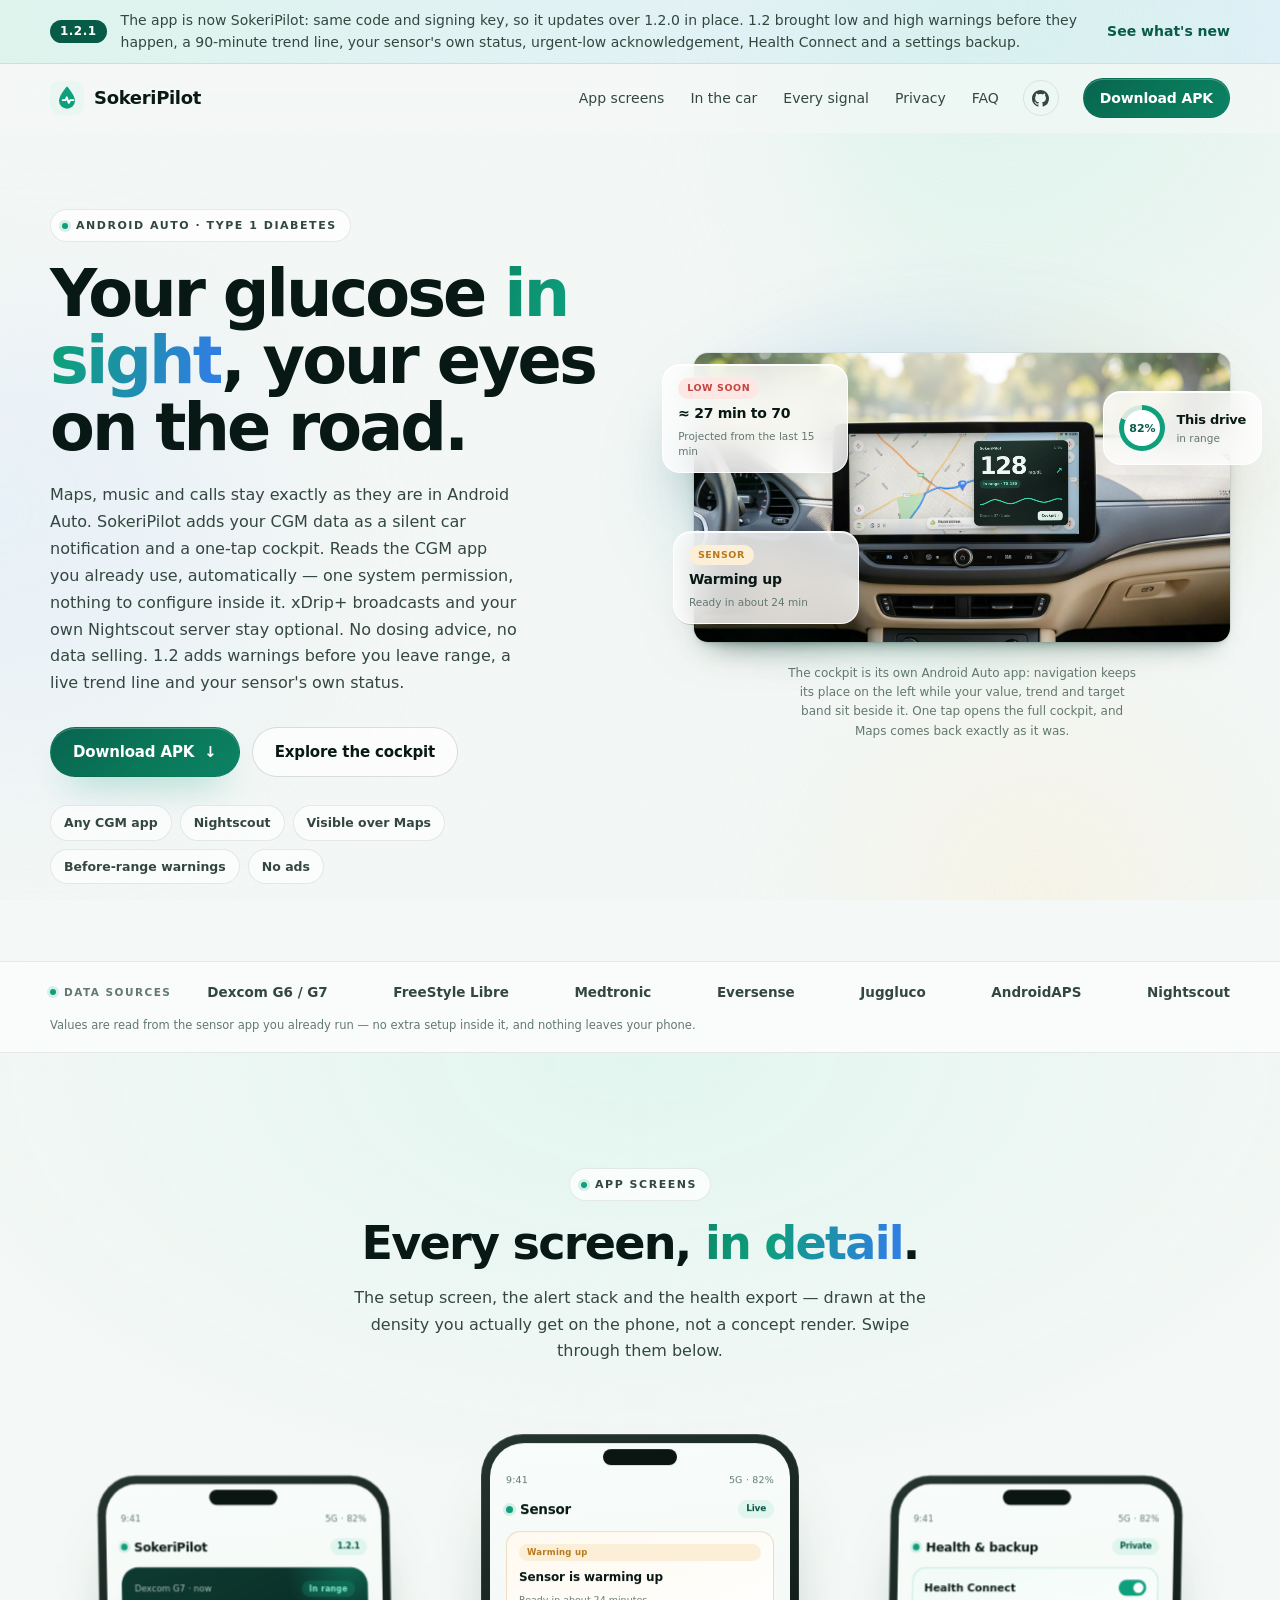
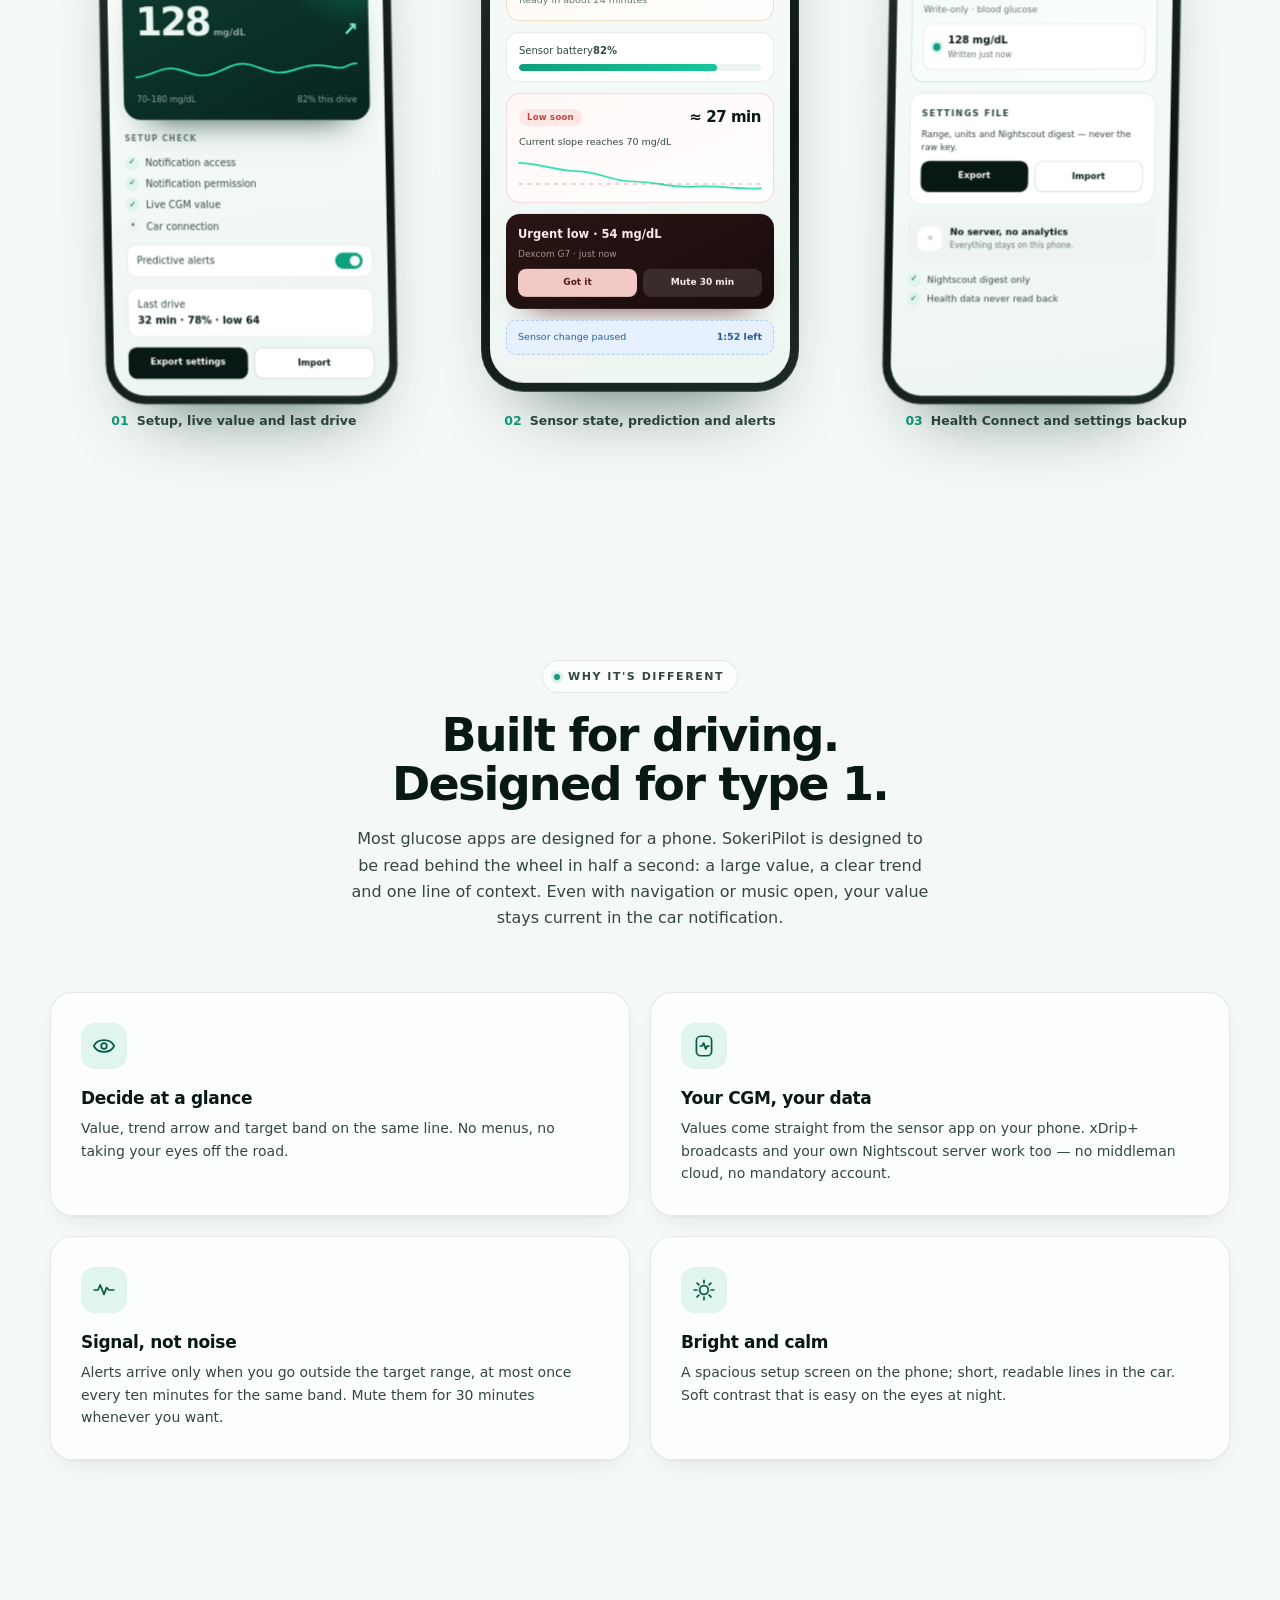
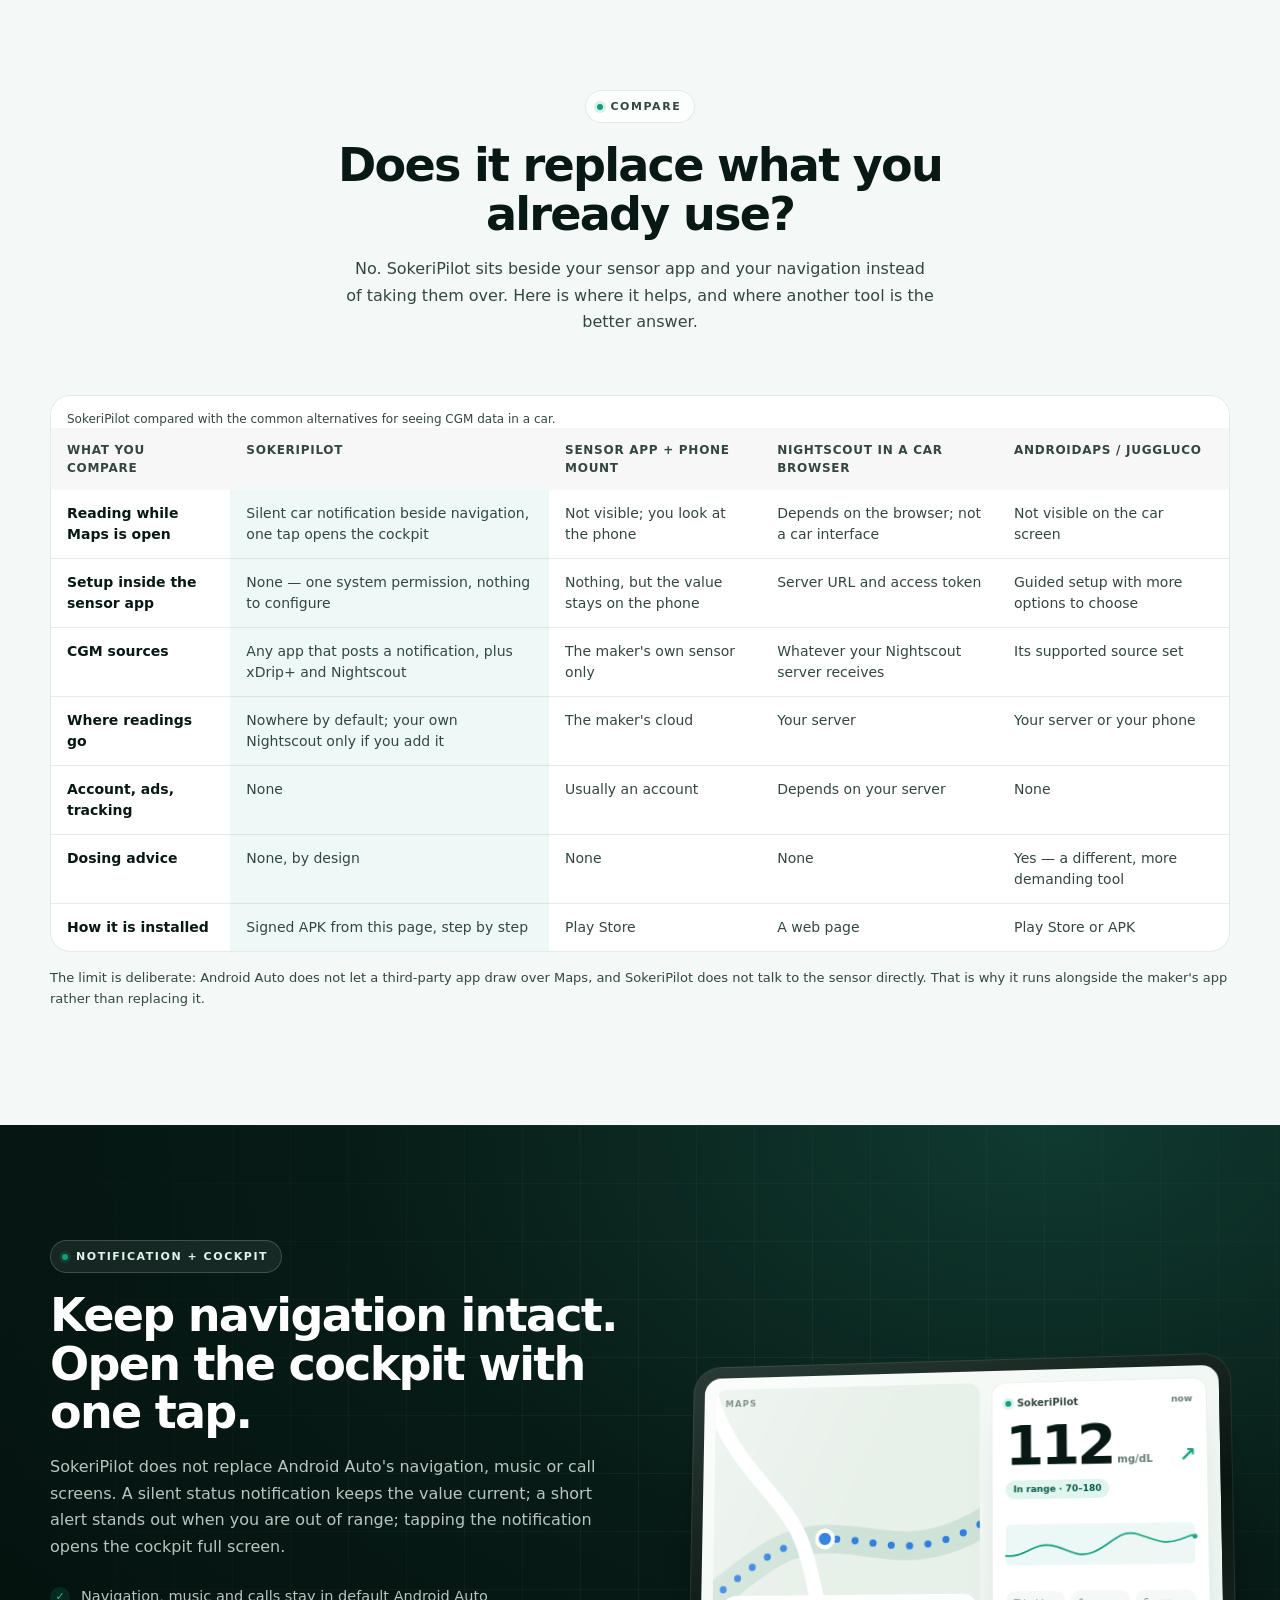
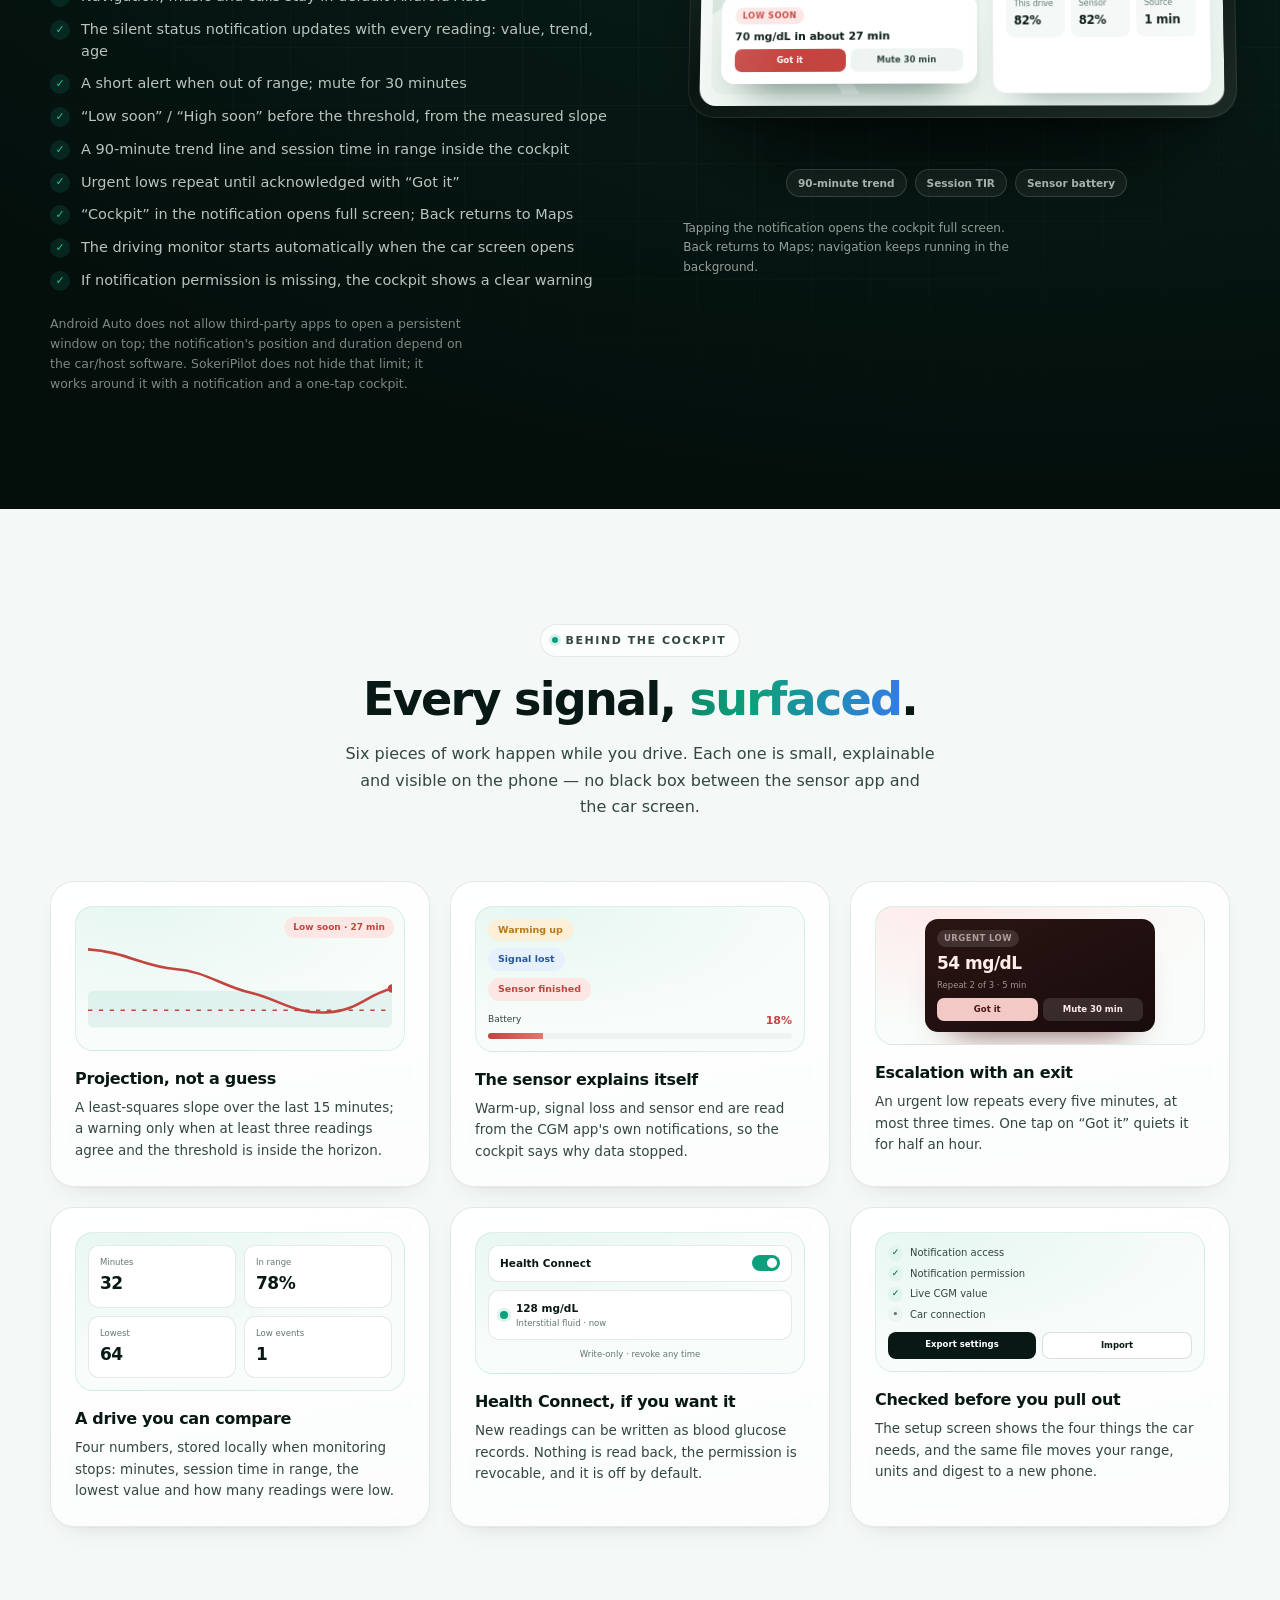
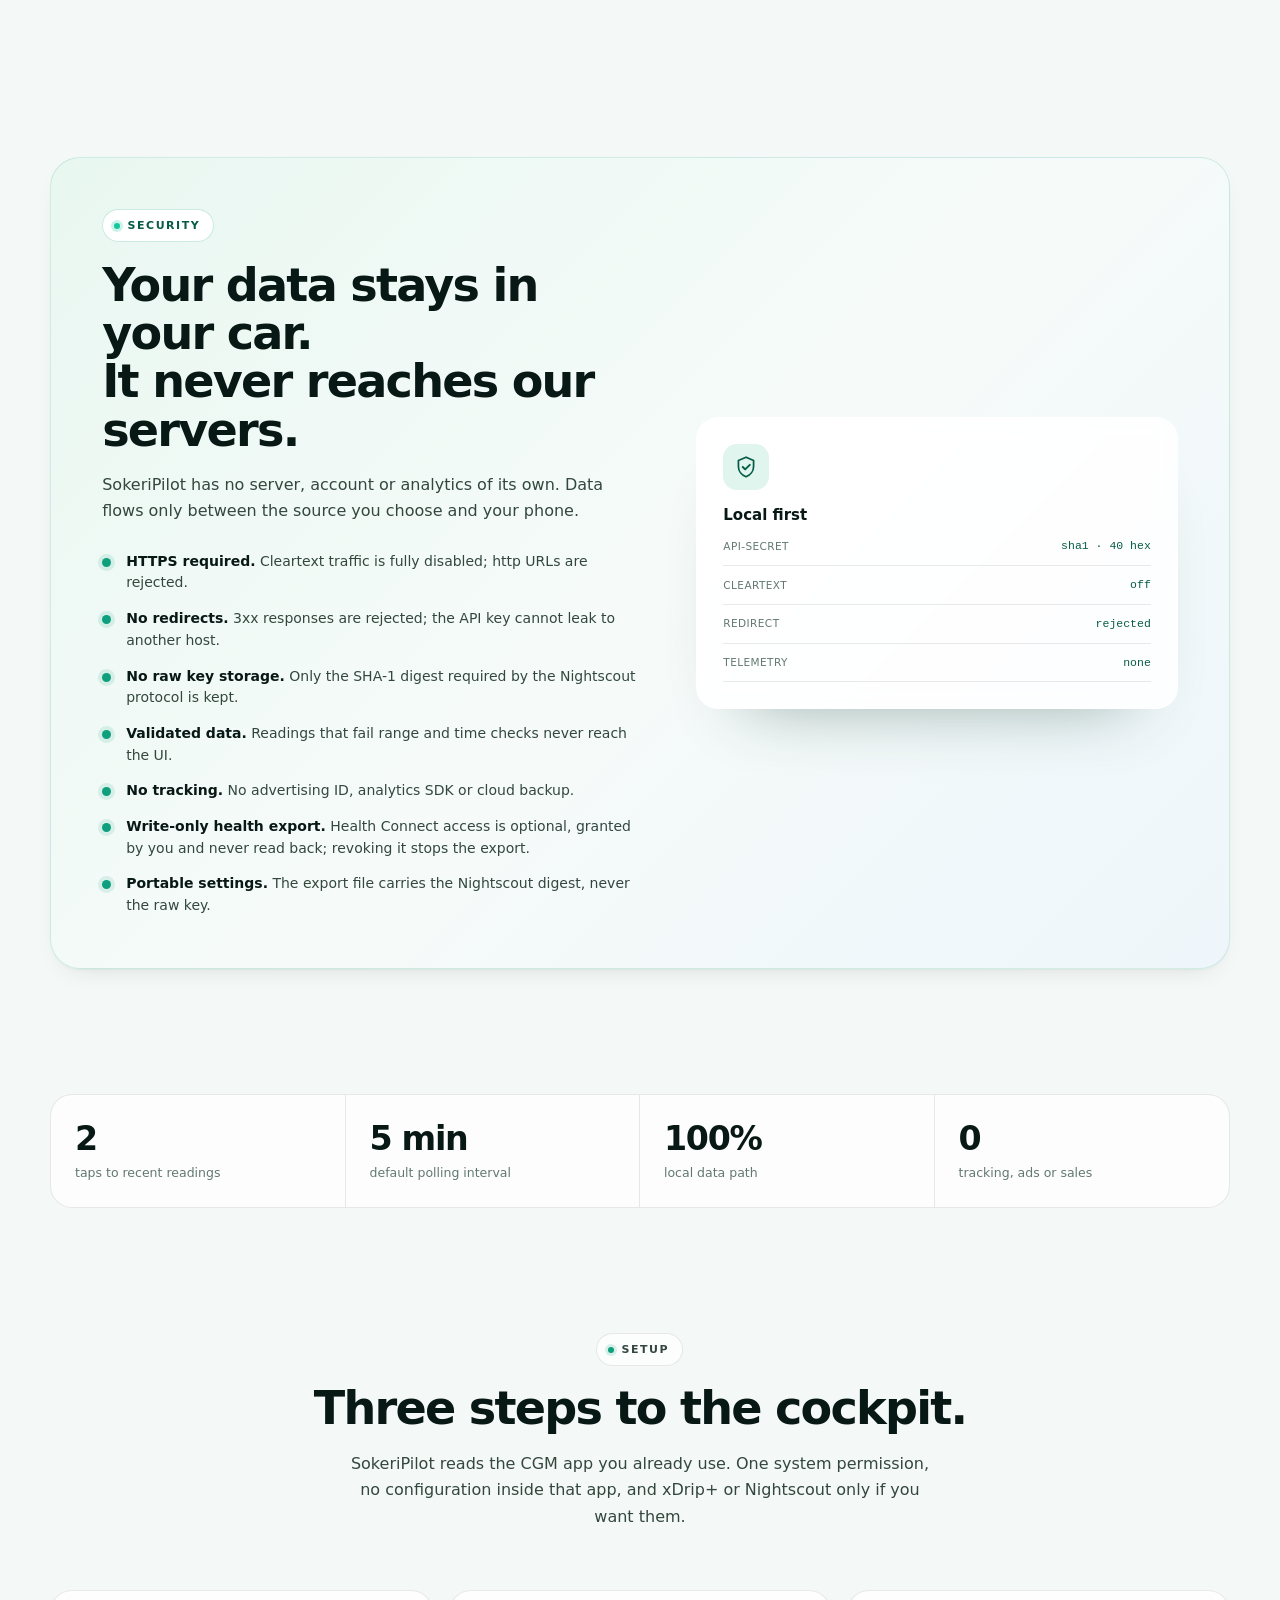
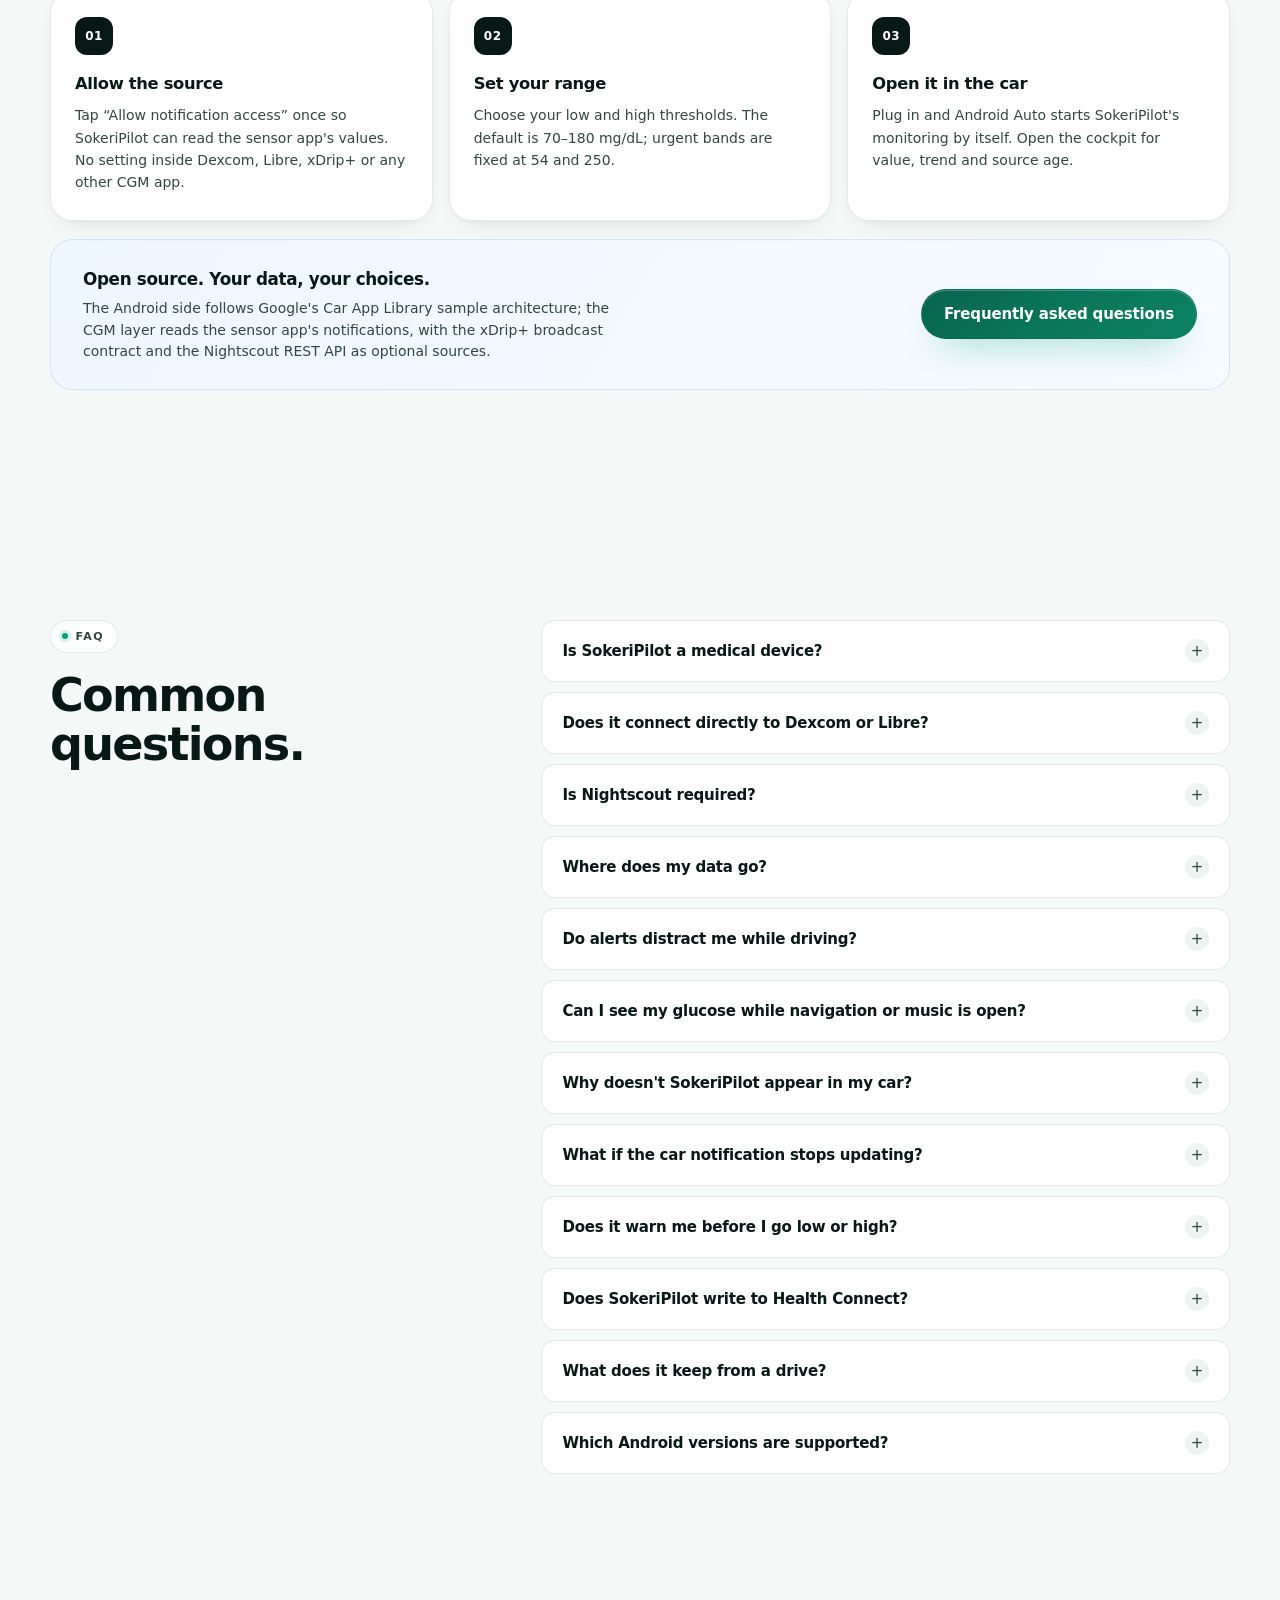
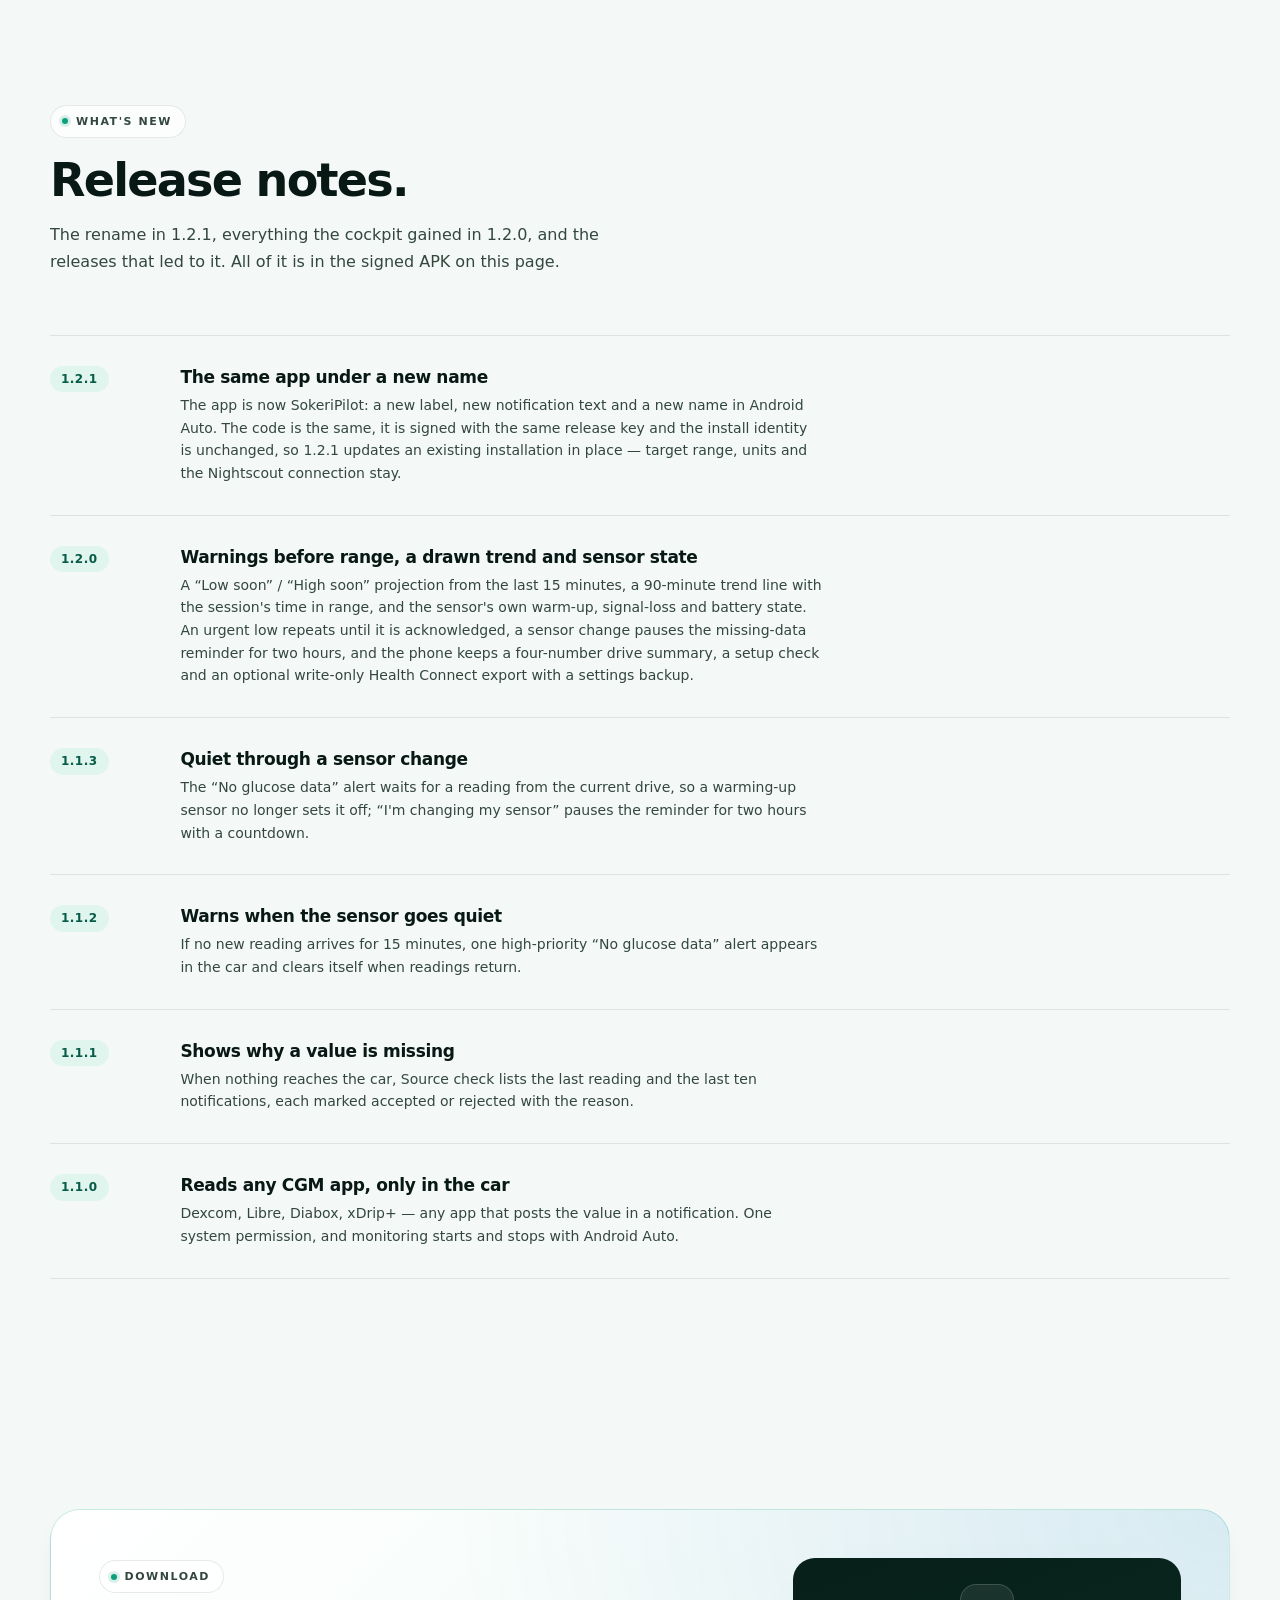
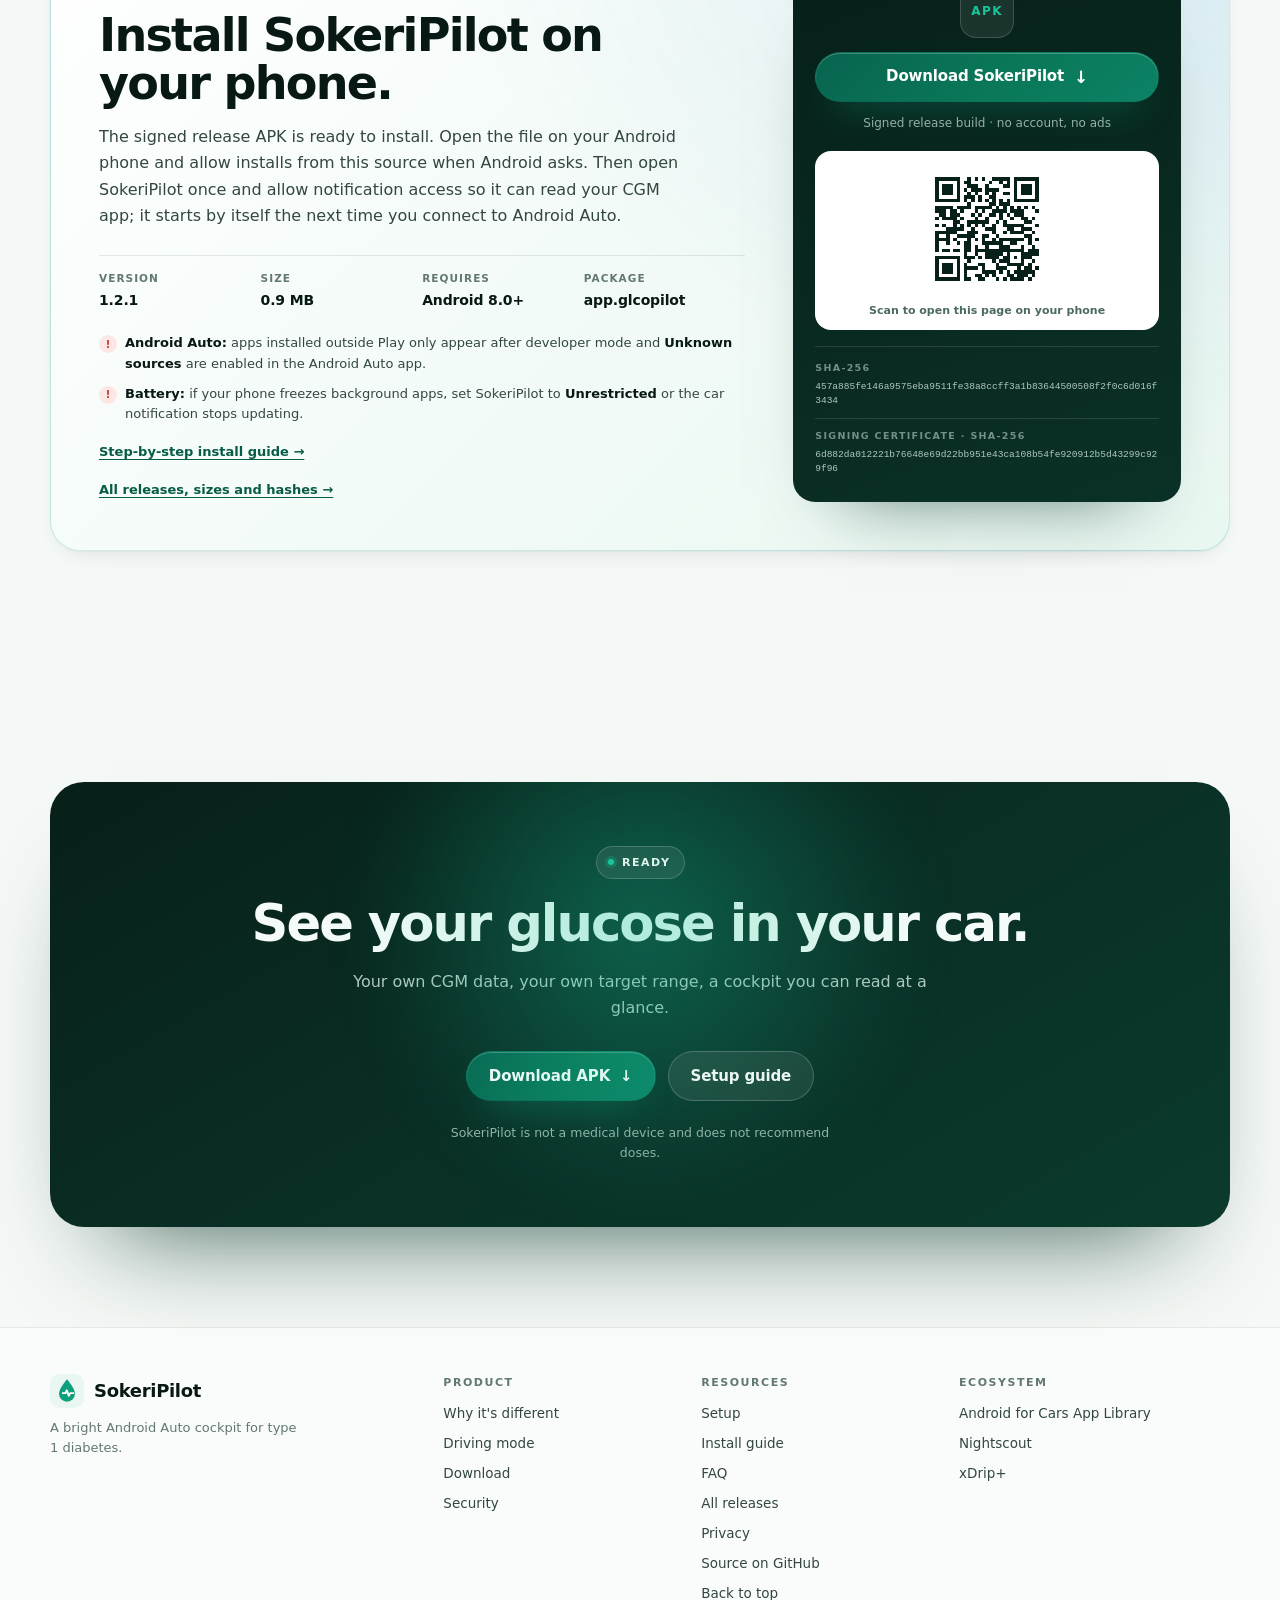
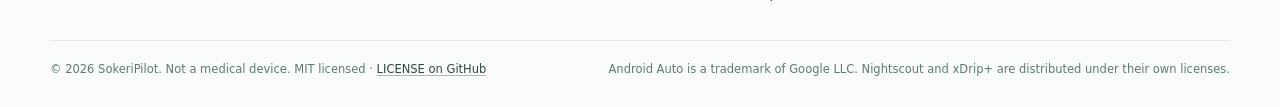
<file: landing/index.html>
<!doctype html>
<html lang="en">
<head>
  <meta charset="utf-8">
  <meta name="viewport" content="width=device-width, initial-scale=1">
  <title>SokeriPilot — CGM monitor alongside Android Auto navigation</title>
  <meta name="description" content="SokeriPilot shows your CGM data as a car notification and a full-screen cockpit while Android Auto navigation and music stay unchanged. Reads the CGM app already on your phone automatically, with xDrip+ and Nightscout optional; no dosing advice, no data selling.">
  <link rel="canonical" href="https://erdalbirinci.github.io/SokeriPilot/">
  <meta property="og:type" content="website">
  <meta property="og:site_name" content="SokeriPilot">
  <meta property="og:title" content="SokeriPilot — your glucose in sight, your eyes on the road">
  <meta property="og:description" content="Your CGM value, trend and band beside Android Auto navigation, as a silent car notification and a one-tap cockpit. Reads the CGM app already on your phone.">
  <meta property="og:url" content="https://erdalbirinci.github.io/SokeriPilot/">
  <meta property="og:image" content="https://erdalbirinci.github.io/SokeriPilot/assets/android-auto.jpg">
  <meta property="og:image:alt" content="A car head unit running Android Auto: Maps on the left, the SokeriPilot cockpit on the right showing 128 mg/dL and an in-range band.">
  <meta name="twitter:card" content="summary_large_image">
  <meta name="twitter:image" content="https://erdalbirinci.github.io/SokeriPilot/assets/android-auto.jpg">
  <meta name="theme-color" content="#0e9f7c">
  <meta property="og:image:width" content="1392">
  <meta property="og:image:height" content="752">
  <meta name="color-scheme" content="light">
  <meta name="referrer" content="no-referrer">
  <link rel="icon" href="assets/favicon.svg" type="image/svg+xml">
  <link rel="stylesheet" href="styles.css?v=1.2.1-4">
  <link rel="stylesheet" href="showcase.css?v=1.2.1-4">
  <link rel="stylesheet" href="signals.css?v=1.2.1-4">
  <script type="application/ld+json">
  {
    "@context": "https://schema.org",
    "@type": "MobileApplication",
    "name": "SokeriPilot",
    "applicationCategory": "HealthApplication",
    "operatingSystem": "Android 8.0 or newer",
    "softwareVersion": "1.2.1",
    "url": "https://erdalbirinci.github.io/SokeriPilot/",
    "downloadUrl": "https://erdalbirinci.github.io/SokeriPilot/download/SokeriPilot-1.2.1.apk",
    "description": "Shows CGM readings as a silent Android Auto car notification and a one-tap cockpit. Reads the sensor app already installed; no account, no analytics, no dosing advice.",
    "offers": { "@type": "Offer", "price": "0", "priceCurrency": "USD" }
  }
  </script>
</head>
<body>
  <a class="skip" href="#main">Skip to content</a>
  <div class="progress" aria-hidden="true"><span class="progress__bar"></span></div>

  <div class="announce">
    <div class="container announce__inner">
      <span class="announce__tag">1.2.1</span>
      <p>The app is now SokeriPilot: same code and signing key, so it updates over 1.2.0 in place. 1.2 brought low and high warnings before they happen, a 90-minute trend line, your sensor's own status, urgent-low acknowledgement, Health Connect and a settings backup.</p>
      <a href="#whats-new">See what's new</a>
    </div>
  </div>

  <div class="mesh" aria-hidden="true">
    <span class="mesh__blob mesh__blob--mint"></span>
    <span class="mesh__blob mesh__blob--sky"></span>
    <span class="mesh__blob mesh__blob--amber"></span>
  </div>

  <header class="nav" id="nav">
    <div class="container nav__inner">
      <a class="brand" href="#top" aria-label="SokeriPilot home">
        <svg class="brand__mark" viewBox="0 0 32 32" aria-hidden="true">
          <rect width="32" height="32" rx="9" fill="#EAF6F1" />
          <path d="M16 5C16 5 8.5 13.5 8.5 18.5a7.5 7.5 0 0 0 15 0C23.5 13.5 16 5 16 5Z" fill="#0E9F7C" />
          <path d="M12 18h2.6l1.2-2.6 1.9 5.2 1.4-2.6H22" fill="none" stroke="#fff" stroke-width="1.8" stroke-linecap="round" stroke-linejoin="round" />
        </svg>
        <span class="brand__name">SokeriPilot</span>
      </a>

      <nav class="nav__links" aria-label="Sections">
        <a href="#screens">App screens</a>
        <a href="#cockpit">In the car</a>
        <a href="#detail">Every signal</a>
        <a href="#security">Privacy</a>
        <a href="#faq">FAQ</a>
      </nav>

      <a class="nav__gh" href="https://github.com/ErdalBirinci/SokeriPilot" rel="noopener" aria-label="SokeriPilot source code on GitHub">
        <svg viewBox="0 0 16 16" aria-hidden="true" focusable="false"><path fill="currentColor" d="M8 0C3.58 0 0 3.58 0 8c0 3.54 2.29 6.53 5.47 7.59.4.07.55-.17.55-.38 0-.19-.01-.82-.01-1.49-2.01.37-2.53-.49-2.69-.94-.09-.23-.48-.94-.82-1.13-.28-.15-.68-.52-.01-.53.63-.01 1.08.58 1.23.82.72 1.21 1.87.87 2.33.66.07-.52.28-.87.51-1.07-1.78-.2-3.64-.89-3.64-3.95 0-.87.31-1.59.82-2.15-.08-.2-.36-1.02.08-2.12 0 0 .67-.21 2.2.82.64-.18 1.32-.27 2-.27s1.36.09 2 .27c1.53-1.04 2.2-.82 2.2-.82.44 1.1.16 1.92.08 2.12.51.56.82 1.27.82 2.15 0 3.07-1.87 3.75-3.65 3.95.29.25.54.73.54 1.48 0 1.07-.01 1.93-.01 2.2 0 .21.15.46.55.38A8.01 8.01 0 0 0 16 8c0-4.42-3.58-8-8-8Z"/></svg>
      </a>

      <a class="btn btn--sm btn--primary" href="#download">Download APK</a>
    </div>
  </header>

  <main id="main">
    <section class="hero" id="top">
      <div class="container hero__grid">
        <div class="hero__copy">
          <p class="eyebrow"><span class="eyebrow__dot"></span> Android Auto · Type 1 diabetes</p>
          <h1>Your glucose <span class="grad">in sight</span>, your eyes on the road.</h1>
          <p class="lede">
            Maps, music and calls stay exactly as they are in Android Auto. SokeriPilot adds your
            CGM data as a silent car notification and a one-tap cockpit.
            Reads the CGM app you already use, automatically — one system permission, nothing to configure inside it.
            xDrip+ broadcasts and your own Nightscout server stay optional. No dosing advice, no data selling.
            1.2 adds warnings before you leave range, a live trend line and your sensor's own status.
          </p>
          <div class="hero__actions">
            <a class="btn btn--primary" href="download/SokeriPilot-1.2.1.apk" download>
              Download APK
              <span class="btn__arrow" aria-hidden="true">↓</span>
            </a>
            <a class="btn btn--ghost" href="#cockpit">Explore the cockpit</a>
          </div>
          <ul class="chips" aria-label="Highlights">
            <li class="chip">Any CGM app</li>
            <li class="chip">Nightscout</li>
            <li class="chip">Visible over Maps</li>
            <li class="chip">Before-range warnings</li>
            <li class="chip">No ads</li>
          </ul>
        </div>

        <div class="hero__stage" data-tilt="4">
          <div class="float-card float-card--prediction" aria-hidden="true">
            <span class="float-card__tag float-card__tag--coral">Low soon</span>
            <strong>≈ 27 min to 70</strong>
            <span>Projected from the last 15 min</span>
          </div>
          <div class="float-card float-card--sensor" aria-hidden="true">
            <span class="float-card__tag float-card__tag--amber">Sensor</span>
            <strong>Warming up</strong>
            <span>Ready in about 24 min</span>
          </div>
          <div class="float-card float-card--tir" aria-hidden="true">
            <span class="float-card__ring"><b>82%</b></span>
            <div><strong>This drive</strong><span>in range</span></div>
          </div>
          <figure class="shot">
            <div class="shot__frame">
              <div class="shot__glow" aria-hidden="true"></div>

              <div class="shot__screen">
                <img
                  class="shot__img"
                  src="assets/android-auto.jpg"
                  alt="Car dashboard with a wide Android Auto head unit: the Google Maps route on the left and the SokeriPilot cockpit card on the right, showing 128 mg/dL with a rising trend and an in-range target band of 70 to 180."
                  width="1392"
                  height="752"
                  decoding="async">
                <div class="shot__ui" aria-hidden="true">
                  <div class="shot__panel">
                    <div class="sp__top">
                      <span class="sp__brand"><span class="sp__dot"></span>SokeriPilot</span>
                      <span class="sp__age">now</span>
                    </div>
                    <div class="sp__reading">
                      <span class="sp__value">128</span>
                      <span class="sp__unit">mg/dL</span>
                      <span class="sp__trend">↗</span>
                    </div>
                    <div class="sp__chip">In range · 70–180</div>
                    <svg class="sp__spark" viewBox="0 0 200 40" preserveAspectRatio="none" aria-hidden="true">
                      <path d="M2 32 C18 31 26 16 42 20 S68 34 84 28 S110 12 126 18 S152 30 168 24 S186 16 198 19" />
                    </svg>
                    <div class="sp__foot">
                      <span class="sp__source">Dexcom G7 · 1 min</span>
                      <span class="sp__cta">Cockpit ›</span>
                    </div>
                  </div>
                  <div class="shot__glass"></div>
                </div>
              </div>
            </div>
            <figcaption class="shot__caption">The cockpit is its own Android Auto app: navigation keeps its place on the left while your value, trend and target band sit beside it. One tap opens the full cockpit, and Maps comes back exactly as it was.</figcaption>
          </figure>
        </div>
      </div>
    </section>

    <section class="marquee" aria-label="Compatible CGM sources">
      <div class="container marquee__inner">
        <span class="marquee__label">Data sources</span>
        <ul class="marquee__list">
          <li>Dexcom G6 / G7</li>
          <li>FreeStyle Libre</li>
          <li>Medtronic</li>
          <li>Eversense</li>
          <li>Juggluco</li>
          <li>AndroidAPS</li>
          <li>Nightscout</li>
        </ul>
      </div>
      <p class="marquee__note container">Values are read from the sensor app you already run — no extra setup inside it, and nothing leaves your phone.</p>
    </section>

    <section class="section section--screens" id="screens">
      <div class="container">
        <div class="section__head reveal">
          <p class="eyebrow"><span class="eyebrow__dot"></span> App screens</p>
          <h2>Every screen, <span class="grad">in detail</span>.</h2>
          <p class="section__lede">
            The setup screen, the alert stack and the health export — drawn at the density you
            actually get on the phone, not a concept render. Swipe through them below.
          </p>
        </div>

        <div class="screens">
          <div class="phone-slot phone-slot--left reveal">
            <article class="phone phone--left" aria-hidden="true">
              <div class="phone__frame">
                <span class="phone__notch"></span>
                <div class="phone__screen">
                  <div class="ph-status"><span>9:41</span><span>5G · 82%</span></div>
                  <div class="ph-head">
                    <span class="ph-brand"><span class="ph-dot"></span>SokeriPilot</span>
                    <span class="ph-ver">1.2.1</span>
                  </div>
                  <div class="ph-live">
                    <div class="ph-live__top"><span>Dexcom G7 · now</span><span class="ph-pill ph-pill--ok">In range</span></div>
                    <div class="ph-value">128<span>mg/dL</span><em>↗</em></div>
                    <svg class="ph-spark" viewBox="0 0 220 46" preserveAspectRatio="none" aria-hidden="true">
                      <path d="M0 34 C16 32 24 22 38 24 S60 36 76 30 S100 14 116 20 S140 32 156 26 S180 18 196 22 S212 16 220 18" />
                    </svg>
                    <div class="ph-live__meta"><span>70–180 mg/dL</span><span>82% this drive</span></div>
                  </div>
                  <p class="ph-section">Setup check</p>
                  <ul class="ph-rows">
                    <li><span class="ph-check">✓</span>Notification access</li>
                    <li><span class="ph-check">✓</span>Notification permission</li>
                    <li><span class="ph-check">✓</span>Live CGM value</li>
                    <li><span class="ph-check ph-check--wait">•</span>Car connection</li>
                  </ul>
                  <div class="ph-toggle"><span>Predictive alerts</span><span class="ph-switch is-on"></span></div>
                  <div class="ph-last"><span>Last drive</span><strong>32 min · 78% · low 64</strong></div>
                  <div class="ph-btnrow"><span class="ph-btn">Export settings</span><span class="ph-btn ph-btn--ghost">Import</span></div>
                </div>
              </div>
            </article>
            <p class="phone__label"><span>01</span> Setup, live value and last drive</p>
          </div>

          <div class="phone-slot phone-slot--center reveal">
            <article class="phone phone--center" aria-hidden="true">
              <div class="phone__frame">
                <span class="phone__notch"></span>
                <div class="phone__screen">
                  <div class="ph-status"><span>9:41</span><span>5G · 82%</span></div>
                  <div class="ph-head">
                    <span class="ph-brand"><span class="ph-dot"></span>Sensor</span>
                    <span class="ph-ver">Live</span>
                  </div>
                  <div class="ph-status-card ph-status-card--amber">
                    <span class="ph-pill ph-pill--amber">Warming up</span>
                    <strong>Sensor is warming up</strong>
                    <span class="ph-muted">Ready in about 24 minutes</span>
                  </div>
                  <div class="ph-battery">
                    <div><span>Sensor battery</span><strong>82%</strong></div>
                    <i class="ph-bar"><b></b></i>
                  </div>
                  <div class="ph-pred">
                    <div class="ph-pred__top"><span class="ph-pill ph-pill--coral">Low soon</span><strong>≈ 27 min</strong></div>
                    <p>Current slope reaches 70 mg/dL</p>
                    <svg class="ph-spark ph-spark--small" viewBox="0 0 220 40" preserveAspectRatio="none" aria-hidden="true">
                      <path d="M0 8 C24 10 36 18 54 18 S84 30 104 30 S138 38 160 36 S196 40 220 38" />
                      <path class="ph-threshold" d="M0 33H220" />
                    </svg>
                  </div>
                  <div class="ph-alert">
                    <span class="ph-alert__title">Urgent low · 54 mg/dL</span>
                    <p>Dexcom G7 · just now</p>
                    <div class="ph-alert__actions"><span>Got it</span><span>Mute 30 min</span></div>
                  </div>
                  <div class="ph-pause"><span>Sensor change paused</span><strong>1:52 left</strong></div>
                </div>
              </div>
            </article>
            <p class="phone__label"><span>02</span> Sensor state, prediction and alerts</p>
          </div>

          <div class="phone-slot phone-slot--right reveal">
            <article class="phone phone--right" aria-hidden="true">
              <div class="phone__frame">
                <span class="phone__notch"></span>
                <div class="phone__screen">
                  <div class="ph-status"><span>9:41</span><span>5G · 82%</span></div>
                  <div class="ph-head">
                    <span class="ph-brand"><span class="ph-dot"></span>Health &amp; backup</span>
                    <span class="ph-ver">Private</span>
                  </div>
                  <div class="ph-health">
                    <div class="ph-health__row"><span>Health Connect</span><span class="ph-switch is-on"></span></div>
                    <p class="ph-muted">Write-only · blood glucose</p>
                    <div class="ph-record">
                      <span class="ph-record__dot"></span>
                      <div><strong>128 mg/dL</strong><span>Written just now</span></div>
                    </div>
                  </div>
                  <div class="ph-card">
                    <p class="ph-section">Settings file</p>
                    <p>Range, units and Nightscout digest — never the raw key.</p>
                    <div class="ph-btnrow"><span class="ph-btn">Export</span><span class="ph-btn ph-btn--ghost">Import</span></div>
                  </div>
                  <div class="ph-note">
                    <span class="ph-note__lock">⌾</span>
                    <div><strong>No server, no analytics</strong><span>Everything stays on this phone.</span></div>
                  </div>
                  <ul class="ph-rows ph-rows--tight">
                    <li><span class="ph-check">✓</span>Nightscout digest only</li>
                    <li><span class="ph-check">✓</span>Health data never read back</li>
                  </ul>
                </div>
              </div>
            </article>
            <p class="phone__label"><span>03</span> Health Connect and settings backup</p>
          </div>
        </div>
      </div>
    </section>

    <section class="section" id="why">
      <div class="container">
        <div class="section__head reveal">
          <p class="eyebrow"><span class="eyebrow__dot"></span> Why it's different</p>
          <h2>Built for driving.<br>Designed for type 1.</h2>
          <p class="section__lede">
            Most glucose apps are designed for a phone. SokeriPilot is designed to be read
            behind the wheel in half a second: a large value, a clear trend and one line of context.
            Even with navigation or music open, your value stays current in the car notification.
          </p>
        </div>

        <div class="features">
          <article class="card reveal">
            <span class="card__icon" aria-hidden="true">
              <svg viewBox="0 0 24 24"><path d="M2.6 12C3.9 9.4 7.2 6.6 12 6.6s8.1 2.8 9.4 5.4c-1.3 2.6-4.6 5.4-9.4 5.4S3.9 14.6 2.6 12Z" fill="none" stroke="currentColor" stroke-width="1.6" stroke-linecap="round" stroke-linejoin="round"/><circle cx="12" cy="12" r="2.6" fill="none" stroke="currentColor" stroke-width="1.6"/></svg>
            </span>
            <h3>Decide at a glance</h3>
            <p>Value, trend arrow and target band on the same line. No menus, no taking your eyes off the road.</p>
          </article>

          <article class="card reveal">
            <span class="card__icon" aria-hidden="true">
              <svg viewBox="0 0 24 24"><rect x="5" y="3" width="14" height="18" rx="4" fill="none" stroke="currentColor" stroke-width="1.6"/><path d="M8.4 12h1.9l1.4-2.8 1.9 5.6 1.4-2.8h1.6" fill="none" stroke="currentColor" stroke-width="1.6" stroke-linecap="round" stroke-linejoin="round"/></svg>
            </span>
            <h3>Your CGM, your data</h3>
            <p>Values come straight from the sensor app on your phone. xDrip+ broadcasts and your own Nightscout server work too — no middleman cloud, no mandatory account.</p>
          </article>

          <article class="card reveal">
            <span class="card__icon" aria-hidden="true">
              <svg viewBox="0 0 24 24"><path d="M3 12h3.4l2.1-4.6L12 16l2.4-6.2L16.5 12H21" fill="none" stroke="currentColor" stroke-width="1.6" stroke-linecap="round" stroke-linejoin="round"/></svg>
            </span>
            <h3>Signal, not noise</h3>
            <p>Alerts arrive only when you go outside the target range, at most once every ten minutes for the same band. Mute them for 30 minutes whenever you want.</p>
          </article>

          <article class="card reveal">
            <span class="card__icon" aria-hidden="true">
              <svg viewBox="0 0 24 24"><circle cx="12" cy="12" r="4" fill="none" stroke="currentColor" stroke-width="1.6"/><path d="M12 3v2.4M12 18.6V21M3 12h2.4M18.6 12H21M5.6 5.6l1.7 1.7M16.7 16.7l1.7 1.7M18.4 5.6l-1.7 1.7M7.3 16.7l-1.7 1.7" fill="none" stroke="currentColor" stroke-width="1.6" stroke-linecap="round"/></svg>
            </span>
            <h3>Bright and calm</h3>
            <p>A spacious setup screen on the phone; short, readable lines in the car. Soft contrast that is easy on the eyes at night.</p>
          </article>
        </div>
      </div>
    </section>

    <section class="section" id="compare">
      <div class="container">
        <div class="section__head reveal">
          <p class="eyebrow"><span class="eyebrow__dot"></span> Compare</p>
          <h2>Does it replace what you already use?</h2>
          <p class="section__lede">
            No. SokeriPilot sits beside your sensor app and your navigation instead of taking them over.
            Here is where it helps, and where another tool is the better answer.
          </p>
        </div>
        <div class="compare reveal">
          <div class="compare__wrap">
            <table>
              <caption>SokeriPilot compared with the common alternatives for seeing CGM data in a car.</caption>
              <thead>
                <tr>
                  <th scope="col">What you compare</th>
                  <th scope="col" class="compare__ours">SokeriPilot</th>
                  <th scope="col">Sensor app + phone mount</th>
                  <th scope="col">Nightscout in a car browser</th>
                  <th scope="col">AndroidAPS / Juggluco</th>
                </tr>
              </thead>
              <tbody>
                <tr>
                  <th scope="row">Reading while Maps is open</th>
                  <td class="compare__ours">Silent car notification beside navigation, one tap opens the cockpit</td>
                  <td>Not visible; you look at the phone</td>
                  <td>Depends on the browser; not a car interface</td>
                  <td>Not visible on the car screen</td>
                </tr>
                <tr>
                  <th scope="row">Setup inside the sensor app</th>
                  <td class="compare__ours">None — one system permission, nothing to configure</td>
                  <td>Nothing, but the value stays on the phone</td>
                  <td>Server URL and access token</td>
                  <td>Guided setup with more options to choose</td>
                </tr>
                <tr>
                  <th scope="row">CGM sources</th>
                  <td class="compare__ours">Any app that posts a notification, plus xDrip+ and Nightscout</td>
                  <td>The maker's own sensor only</td>
                  <td>Whatever your Nightscout server receives</td>
                  <td>Its supported source set</td>
                </tr>
                <tr>
                  <th scope="row">Where readings go</th>
                  <td class="compare__ours">Nowhere by default; your own Nightscout only if you add it</td>
                  <td>The maker's cloud</td>
                  <td>Your server</td>
                  <td>Your server or your phone</td>
                </tr>
                <tr>
                  <th scope="row">Account, ads, tracking</th>
                  <td class="compare__ours">None</td>
                  <td>Usually an account</td>
                  <td>Depends on your server</td>
                  <td>None</td>
                </tr>
                <tr>
                  <th scope="row">Dosing advice</th>
                  <td class="compare__ours">None, by design</td>
                  <td>None</td>
                  <td>None</td>
                  <td>Yes — a different, more demanding tool</td>
                </tr>
                <tr>
                  <th scope="row">How it is installed</th>
                  <td class="compare__ours">Signed APK from this page, <a href="install/">step by step</a></td>
                  <td>Play Store</td>
                  <td>A web page</td>
                  <td>Play Store or APK</td>
                </tr>
              </tbody>
            </table>
          </div>
          <p class="compare__note">
            The limit is deliberate: Android Auto does not let a third-party app draw over Maps, and
            SokeriPilot does not talk to the sensor directly. That is why it runs alongside the maker's app
            rather than replacing it.
          </p>
        </div>
      </div>
    </section>

    <section class="section section--night cockpit" id="cockpit">
      <div class="container cockpit__grid">
        <div class="cockpit__copy reveal">
          <p class="eyebrow"><span class="eyebrow__dot"></span> Notification + Cockpit</p>
          <h2>Keep navigation intact. Open the cockpit with one tap.</h2>
          <p class="section__lede">
            SokeriPilot does not replace Android Auto's navigation, music or call screens.
            A silent status notification keeps the value current; a short alert stands out when
            you are out of range; tapping the notification opens the cockpit full screen.
          </p>
          <ul class="checklist">
            <li><span aria-hidden="true">✓</span> Navigation, music and calls stay in default Android Auto</li>
            <li><span aria-hidden="true">✓</span> The silent status notification updates with every reading: value, trend, age</li>
            <li><span aria-hidden="true">✓</span> A short alert when out of range; mute for 30 minutes</li>
            <li><span aria-hidden="true">✓</span> “Low soon” / “High soon” before the threshold, from the measured slope</li>
            <li><span aria-hidden="true">✓</span> A 90-minute trend line and session time in range inside the cockpit</li>
            <li><span aria-hidden="true">✓</span> Urgent lows repeat until acknowledged with “Got it”</li>
            <li><span aria-hidden="true">✓</span> “Cockpit” in the notification opens full screen; Back returns to Maps</li>
            <li><span aria-hidden="true">✓</span> The driving monitor starts automatically when the car screen opens</li>
            <li><span aria-hidden="true">✓</span> If notification permission is missing, the cockpit shows a clear warning</li>
          </ul>
          <p class="fineprint">
            Android Auto does not allow third-party apps to open a persistent window on top;
            the notification's position and duration depend on the car/host software. SokeriPilot does not hide that limit; it works around it with a notification and a one-tap cockpit.
          </p>
        </div>

        <div class="cockpit__visual reveal">
          <div class="dash" data-tilt="5">
            <div class="dash__frame" aria-hidden="true">
              <div class="dash__screen">
                <div class="dash__map">
                  <svg viewBox="0 0 360 300" preserveAspectRatio="xMidYMid slice">
                    <rect width="360" height="300" fill="#e8f0ea" />
                    <path d="M-20 240 C60 220 90 150 160 150 S260 190 380 90" fill="none" stroke="#cfe2d8" stroke-width="28" />
                    <path d="M-20 240 C60 220 90 150 160 150 S260 190 380 90" fill="none" stroke="#2f7fe0" stroke-width="7" stroke-linecap="round" stroke-dasharray="0 18" />
                    <path d="M40 -10 C60 80 120 100 140 160 S150 250 200 320" fill="none" stroke="#ffffff" stroke-width="14" />
                    <circle cx="160" cy="150" r="8" fill="#2f7fe0" stroke="#fff" stroke-width="4" />
                  </svg>
                  <span class="dash__map-label">Maps</span>
                </div>
                <div class="dash__panel">
                  <div class="dash__panel-top"><span class="dash__brand"><span class="dash__dot"></span>SokeriPilot</span><span class="dash__age">now</span></div>
                  <div class="dash__value">112<span>mg/dL</span><em>↗</em></div>
                  <span class="dash__band">In range · 70–180</span>
                  <svg class="dash__chart" viewBox="0 0 260 110" preserveAspectRatio="none">
                    <rect x="0" y="26" width="260" height="58" rx="6" fill="rgba(14,159,124,0.08)" />
                    <path d="M0 70 C24 74 38 52 62 56 S98 76 122 66 S158 34 182 42 S216 58 240 50 S252 44 260 46" fill="none" stroke="#0e9f7c" stroke-width="2.4" stroke-linecap="round" />
                    <circle cx="260" cy="46" r="3.5" fill="#0e9f7c" />
                  </svg>
                  <div class="dash__stats">
                    <div><span>This drive</span><strong>82%</strong></div>
                    <div><span>Sensor</span><strong>82%</strong></div>
                    <div><span>Source</span><strong>1 min</strong></div>
                  </div>
                </div>
                <div class="dash__toast">
                  <span class="dash__toast-tag">Low soon</span>
                  <p>70 mg/dL in about 27 min</p>
                  <div class="dash__toast-actions"><span>Got it</span><span>Mute 30 min</span></div>
                </div>
                <span class="dash__glare"></span>
              </div>
            </div>
            <div class="dash__shadow"></div>
          </div>
          <div class="dash__chips"><span>90-minute trend</span><span>Session TIR</span><span>Sensor battery</span></div>
          <p class="cockpit__caption">Tapping the notification opens the cockpit full screen. Back returns to Maps; navigation keeps running in the background.</p>
        </div>
      </div>
    </section>

    <section class="section" id="detail">
      <div class="container">
        <div class="section__head reveal">
          <p class="eyebrow"><span class="eyebrow__dot"></span> Behind the cockpit</p>
          <h2>Every signal, <span class="grad">surfaced</span>.</h2>
          <p class="section__lede">
            Six pieces of work happen while you drive. Each one is small, explainable and visible
            on the phone — no black box between the sensor app and the car screen.
          </p>
        </div>

        <div class="bento">
          <article class="bento__tile reveal">
            <div class="viz viz--chart" aria-hidden="true">
              <svg viewBox="0 0 280 110" preserveAspectRatio="none">
                <rect x="0" y="66" width="280" height="34" rx="5" fill="rgba(14,159,124,0.09)" />
                <path d="M0 28 C34 30 52 44 80 46 S124 62 150 68 S190 88 220 86 S256 70 280 64" fill="none" stroke="#c4443f" stroke-width="2.4" stroke-linecap="round" />
                <path d="M0 84H280" fill="none" stroke="#c4443f" stroke-width="1.4" stroke-dasharray="4 6" />
                <circle cx="280" cy="64" r="4" fill="#c4443f" />
              </svg>
              <span class="viz__chip viz__chip--coral">Low soon · 27 min</span>
            </div>
            <h3>Projection, not a guess</h3>
            <p>A least-squares slope over the last 15 minutes; a warning only when at least three readings agree and the threshold is inside the horizon.</p>
          </article>

          <article class="bento__tile reveal">
            <div class="viz viz--pills" aria-hidden="true">
              <span class="viz__pill viz__pill--amber">Warming up</span>
              <span class="viz__pill viz__pill--sky">Signal lost</span>
              <span class="viz__pill viz__pill--coral">Sensor finished</span>
              <div class="viz__battery"><span>Battery</span><strong>18%</strong><i><b></b></i></div>
            </div>
            <h3>The sensor explains itself</h3>
            <p>Warm-up, signal loss and sensor end are read from the CGM app's own notifications, so the cockpit says why data stopped.</p>
          </article>

          <article class="bento__tile reveal">
            <div class="viz viz--alert" aria-hidden="true">
              <div class="viz__notification">
                <span class="viz__notification-tag">Urgent low</span>
                <strong>54 mg/dL</strong>
                <span>Repeat 2 of 3 · 5 min</span>
                <div class="viz__notification-actions"><b>Got it</b><b>Mute 30 min</b></div>
              </div>
            </div>
            <h3>Escalation with an exit</h3>
            <p>An urgent low repeats every five minutes, at most three times. One tap on “Got it” quiets it for half an hour.</p>
          </article>

          <article class="bento__tile reveal">
            <div class="viz viz--stats" aria-hidden="true">
              <div><span>Minutes</span><strong>32</strong></div>
              <div><span>In range</span><strong>78%</strong></div>
              <div><span>Lowest</span><strong>64</strong></div>
              <div><span>Low events</span><strong>1</strong></div>
            </div>
            <h3>A drive you can compare</h3>
            <p>Four numbers, stored locally when monitoring stops: minutes, session time in range, the lowest value and how many readings were low.</p>
          </article>

          <article class="bento__tile reveal">
            <div class="viz viz--health" aria-hidden="true">
              <div class="viz__health-head"><span>Health Connect</span><span class="viz__switch"></span></div>
              <div class="viz__health-record"><span></span><div><strong>128 mg/dL</strong><small>Interstitial fluid · now</small></div></div>
              <small class="viz__health-note">Write-only · revoke any time</small>
            </div>
            <h3>Health Connect, if you want it</h3>
            <p>New readings can be written as blood glucose records. Nothing is read back, the permission is revocable, and it is off by default.</p>
          </article>

          <article class="bento__tile reveal">
            <div class="viz viz--checks" aria-hidden="true">
              <div class="viz__check"><span>✓</span>Notification access</div>
              <div class="viz__check"><span>✓</span>Notification permission</div>
              <div class="viz__check"><span>✓</span>Live CGM value</div>
              <div class="viz__check viz__check--wait"><span>•</span>Car connection</div>
              <div class="viz__export"><span>Export settings</span><span>Import</span></div>
            </div>
            <h3>Checked before you pull out</h3>
            <p>The setup screen shows the four things the car needs, and the same file moves your range, units and digest to a new phone.</p>
          </article>
        </div>
      </div>
    </section>

    <section class="section" id="security">
      <div class="container">
        <div class="security reveal">
          <div class="security__copy">
            <p class="eyebrow eyebrow--light"><span class="eyebrow__dot"></span> Security</p>
            <h2>Your data stays in your car.<br>It never reaches our servers.</h2>
            <p class="section__lede">
              SokeriPilot has no server, account or analytics of its own. Data flows only between
              the source you choose and your phone.
            </p>
            <ul class="security__list">
              <li><strong>HTTPS required.</strong> Cleartext traffic is fully disabled; http URLs are rejected.</li>
              <li><strong>No redirects.</strong> 3xx responses are rejected; the API key cannot leak to another host.</li>
              <li><strong>No raw key storage.</strong> Only the SHA-1 digest required by the Nightscout protocol is kept.</li>
              <li><strong>Validated data.</strong> Readings that fail range and time checks never reach the UI.</li>
              <li><strong>No tracking.</strong> No advertising ID, analytics SDK or cloud backup.</li>
              <li><strong>Write-only health export.</strong> Health Connect access is optional, granted by you and never read back; revoking it stops the export.</li>
              <li><strong>Portable settings.</strong> The export file carries the Nightscout digest, never the raw key.</li>
            </ul>
          </div>

          <div class="security__card" aria-hidden="true">
            <div class="shield">
              <svg viewBox="0 0 24 24"><path d="M12 3 5 6v5.5c0 4.4 3 8.1 7 9.5 4-1.4 7-5.1 7-9.5V6l-7-3Z" fill="none" stroke="currentColor" stroke-width="1.6"/><path d="m9 12 2.2 2.2L15.5 10" fill="none" stroke="currentColor" stroke-width="1.8" stroke-linecap="round" stroke-linejoin="round"/></svg>
            </div>
            <p class="security__card-title">Local first</p>
            <div class="security__code">
              <span>api-secret</span>
              <code>sha1 · 40 hex</code>
            </div>
            <div class="security__code">
              <span>cleartext</span>
              <code>off</code>
            </div>
            <div class="security__code">
              <span>redirect</span>
              <code>rejected</code>
            </div>
            <div class="security__code">
              <span>telemetry</span>
              <code>none</code>
            </div>
          </div>
        </div>
      </div>
    </section>

    <section class="metrics" aria-label="SokeriPilot numbers">
      <div class="container metrics__grid">
        <div class="metric reveal"><strong>2</strong><span>taps to recent readings</span></div>
        <div class="metric reveal"><strong>5 min</strong><span>default polling interval</span></div>
        <div class="metric reveal"><strong>100%</strong><span>local data path</span></div>
        <div class="metric reveal"><strong>0</strong><span>tracking, ads or sales</span></div>
      </div>
    </section>

    <section class="section" id="setup">
      <div class="container">
        <div class="section__head reveal">
          <p class="eyebrow"><span class="eyebrow__dot"></span> Setup</p>
          <h2>Three steps to the cockpit.</h2>
          <p class="section__lede">
            SokeriPilot reads the CGM app you already use. One system permission, no configuration
            inside that app, and xDrip+ or Nightscout only if you want them.
          </p>
        </div>

        <ol class="steps">
          <li class="step reveal">
            <span class="step__num">01</span>
            <h3>Allow the source</h3>
            <p>Tap “Allow notification access” once so SokeriPilot can read the sensor app's values. No setting inside Dexcom, Libre, xDrip+ or any other CGM app.</p>
          </li>
          <li class="step reveal">
            <span class="step__num">02</span>
            <h3>Set your range</h3>
            <p>Choose your low and high thresholds. The default is 70–180 mg/dL; urgent bands are fixed at 54 and 250.</p>
          </li>
          <li class="step reveal">
            <span class="step__num">03</span>
            <h3>Open it in the car</h3>
            <p>Plug in and Android Auto starts SokeriPilot's monitoring by itself. Open the cockpit for value, trend and source age.</p>
          </li>
        </ol>

        <div class="callout reveal">
          <div>
            <h3>Open source. Your data, your choices.</h3>
            <p>The Android side follows Google's Car App Library sample architecture; the CGM layer reads the sensor app's notifications, with the xDrip+ broadcast contract and the Nightscout REST API as optional sources.</p>
          </div>
          <a class="btn btn--primary" href="#faq">Frequently asked questions</a>
        </div>
      </div>
    </section>

    <section class="section" id="faq">
      <div class="container faq">
        <div class="section__head section__head--left reveal">
          <p class="eyebrow"><span class="eyebrow__dot"></span> FAQ</p>
          <h2>Common questions.</h2>
        </div>

        <div class="faq__list">
          <details class="reveal">
            <summary>Is SokeriPilot a medical device?</summary>
            <p>No. It is a viewing and reminder tool; it does not recommend treatment or insulin doses. Always consult your healthcare professional and your sensor's official app for diagnosis and treatment decisions.</p>
          </details>
          <details class="reveal">
            <summary>Does it connect directly to Dexcom or Libre?</summary>
            <p>It does not talk to the sensor itself. It reads the value your sensor app already shows, through Android's notification access (granted once). That keeps it running alongside the maker's app without conflicts; xDrip+ and Nightscout work too.</p>
          </details>
          <details class="reveal">
            <summary>Is Nightscout required?</summary>
            <p>No. SokeriPilot reads your sensor app directly on the phone. Nightscout is optional for remote monitoring or multi-device setups.</p>
          </details>
          <details class="reveal">
            <summary>Where does my data go?</summary>
            <p>Only to the source you choose. SokeriPilot has no server of its own; there is no analytics, advertising or third-party tracking SDK. Settings and the last drive's four numbers stay on the device. If you turn on Health Connect, new readings are written there as blood glucose records — nothing is read back — and the settings export only leaves the phone when you choose a file.</p>
          </details>
          <details class="reveal">
            <summary>Do alerts distract me while driving?</summary>
            <p>Alerts are sent only when they matter: a range alert at most once every ten minutes for the same band, a “Low soon” / “High soon” projection at most once every half hour, and an urgent low every five minutes up to three times until you tap “Got it”. Mute silences all of them for 30 minutes. The car screen also follows driver-safety rules and shows a limited number of lines.</p>
          </details>
          <details class="reveal">
            <summary>Can I see my glucose while navigation or music is open?</summary>
            <p>Yes, but not as a persistent window: Android Auto does not allow third-party apps to keep a window on top of Maps or media. SokeriPilot uses a silent, persistent car notification instead; the value updates with every reading, a short alert appears out of range, and tapping the notification opens the cockpit.</p>
          </details>
          <details class="reveal">
            <summary>Why doesn't SokeriPilot appear in my car?</summary>
            <p>Android Auto lists apps installed from Play by default, and SokeriPilot is installed from this page. Open the Android Auto app, tap its version number ten times to enable developer mode, then turn on <strong>Unknown sources</strong> in the developer settings; the IOT app then appears in the car launcher. If it is still missing, open SokeriPilot once on the phone, grant notification access and check that the phone is projected.</p>
          </details>
          <details class="reveal">
            <summary>What if the car notification stops updating?</summary>
            <p>Android may freeze background apps to save power, and a frozen app cannot refresh its car notification. Set SokeriPilot to <strong>Unrestricted</strong> under Settings → Apps → SokeriPilot → Battery, and keep the phone plugged in on longer drives. The cockpit shows the reading age, so a stale value never looks current.</p>
          </details>
          <details class="reveal">
            <summary>Does it warn me before I go low or high?</summary>
            <p>Yes, when the trend is clear enough. SokeriPilot fits the last 15 minutes of readings (at least three) and only speaks when the slope is at least 0.5 mg/dL per minute and would reach your low within 30 minutes or your high within 45. It is a straight-line projection of what already happened, not a prediction model and not dosing advice, and it is limited to once per half hour.</p>
          </details>
          <details class="reveal">
            <summary>Does SokeriPilot write to Health Connect?</summary>
            <p>Only if you turn it on and grant the permission. It writes new readings as interstitial fluid blood glucose records; it never reads health data back. You can revoke access in Health Connect at any time, and after that nothing new is written.</p>
          </details>
          <details class="reveal">
            <summary>What does it keep from a drive?</summary>
            <p>Four small numbers: minutes, time in range, the lowest value and how many readings were low. They stay in the app's own settings on the phone, with no server and no upload, and are shown on the setup screen as “Last drive”.</p>
          </details>
          <details class="reveal">
            <summary>Which Android versions are supported?</summary>
            <p>Android 8.0 (API 26) and above. For Android Auto, your phone needs the Android Auto app and a compatible car or the Desktop Head Unit. Health Connect export needs Android 9 or the Health Connect app.</p>
          </details>
        </div>
      </div>
    </section>

    <section class="section" id="whats-new">
      <div class="container">
        <div class="section__head section__head--left reveal">
          <p class="eyebrow"><span class="eyebrow__dot"></span> What's new</p>
          <h2>Release notes.</h2>
          <p class="section__lede">
            The rename in 1.2.1, everything the cockpit gained in 1.2.0, and the releases that led
            to it. All of it is in the signed APK on this page.
          </p>
        </div>

        <ol class="releases">
          <li class="release reveal">
            <span class="release__ver">1.2.1</span>
            <div>
              <h3>The same app under a new name</h3>
              <p>The app is now SokeriPilot: a new label, new notification text and a new name in Android Auto. The code is the same, it is signed with the same release key and the install identity is unchanged, so 1.2.1 updates an existing installation in place — target range, units and the Nightscout connection stay.</p>
            </div>
          </li>
          <li class="release reveal">
            <span class="release__ver">1.2.0</span>
            <div>
              <h3>Warnings before range, a drawn trend and sensor state</h3>
              <p>A “Low soon” / “High soon” projection from the last 15 minutes, a 90-minute trend line with the session's time in range, and the sensor's own warm-up, signal-loss and battery state. An urgent low repeats until it is acknowledged, a sensor change pauses the missing-data reminder for two hours, and the phone keeps a four-number drive summary, a setup check and an optional write-only Health Connect export with a settings backup.</p>
            </div>
          </li>
          <li class="release reveal">
            <span class="release__ver">1.1.3</span>
            <div>
              <h3>Quiet through a sensor change</h3>
              <p>The “No glucose data” alert waits for a reading from the current drive, so a warming-up sensor no longer sets it off; “I'm changing my sensor” pauses the reminder for two hours with a countdown.</p>
            </div>
          </li>
          <li class="release reveal">
            <span class="release__ver">1.1.2</span>
            <div>
              <h3>Warns when the sensor goes quiet</h3>
              <p>If no new reading arrives for 15 minutes, one high-priority “No glucose data” alert appears in the car and clears itself when readings return.</p>
            </div>
          </li>
          <li class="release reveal">
            <span class="release__ver">1.1.1</span>
            <div>
              <h3>Shows why a value is missing</h3>
              <p>When nothing reaches the car, Source check lists the last reading and the last ten notifications, each marked accepted or rejected with the reason.</p>
            </div>
          </li>
          <li class="release reveal">
            <span class="release__ver">1.1.0</span>
            <div>
              <h3>Reads any CGM app, only in the car</h3>
              <p>Dexcom, Libre, Diabox, xDrip+ — any app that posts the value in a notification. One system permission, and monitoring starts and stops with Android Auto.</p>
            </div>
          </li>
        </ol>
      </div>
    </section>

    <section class="section download" id="download">
      <div class="container">
        <div class="download__card reveal">
          <div class="download__copy">
            <p class="eyebrow"><span class="eyebrow__dot"></span> Download</p>
            <h2>Install SokeriPilot on your phone.</h2>
            <p class="section__lede">
              The signed release APK is ready to install. Open the file on your Android phone and
              allow installs from this source when Android asks. Then open SokeriPilot once and allow
              notification access so it can read your CGM app; it starts by itself the next time you
              connect to Android Auto.
            </p>
            <ul class="download__meta" aria-label="APK details">
              <li><span>Version</span><strong>1.2.1</strong></li>
              <li><span>Size</span><strong>0.9 MB</strong></li>
              <li><span>Requires</span><strong>Android 8.0+</strong></li>
              <li><span>Package</span><strong>app.glcopilot</strong></li>
            </ul>
            <ul class="download__facts">
              <li><strong>Android Auto:</strong> apps installed outside Play only appear after developer mode and <em>Unknown sources</em> are enabled in the Android Auto app.</li>
              <li><strong>Battery:</strong> if your phone freezes background apps, set SokeriPilot to <em>Unrestricted</em> or the car notification stops updating.</li>
            </ul>
            <p class="download__archive"><a href="install/">Step-by-step install guide →</a></p>
            <p class="download__archive"><a href="download/">All releases, sizes and hashes →</a></p>
          </div>

          <div class="download__action">
            <div class="download__badge" aria-hidden="true">APK</div>
            <a class="btn btn--primary download__btn" href="download/SokeriPilot-1.2.1.apk" download>
              Download SokeriPilot
              <span class="btn__arrow" aria-hidden="true">↓</span>
            </a>
            <p class="download__note">Signed release build · no account, no ads</p>
            <figure class="download__qr">
              <img src="assets/install-qr.svg" alt="QR code that opens this download page on a phone" width="132" height="132" decoding="async">
              <figcaption>Scan to open this page on your phone</figcaption>
            </figure>
            <p class="download__hash"><span>SHA-256</span><code>457a885fe146a9575eba9511fe38a8ccff3a1b83644500508f2f0c6d016f3434</code></p>
            <p class="download__hash download__hash--cert"><span>Signing certificate · SHA-256</span><code>6d882da012221b76648e69d22bb951e43ca108b54fe920912b5d43299c929f96</code></p>
          </div>
        </div>
      </div>
    </section>

    <section class="section cta" id="cta">
      <div class="container cta__card reveal">
        <div class="cta__glow" aria-hidden="true"></div>
        <p class="eyebrow eyebrow--light"><span class="eyebrow__dot"></span> Ready</p>
        <h2>See your glucose in your car.</h2>
        <p class="section__lede">Your own CGM data, your own target range, a cockpit you can read at a glance.</p>
        <div class="hero__actions">
          <a class="btn btn--primary" href="download/SokeriPilot-1.2.1.apk" download>
            Download APK
            <span class="btn__arrow" aria-hidden="true">↓</span>
          </a>
          <a class="btn btn--ghost" href="#setup">Setup guide</a>
        </div>
        <p class="fineprint fineprint--light">SokeriPilot is not a medical device and does not recommend doses.</p>
      </div>
    </section>
  </main>

  <footer class="footer">
    <div class="container footer__grid">
      <div>
        <div class="brand brand--footer">
          <svg class="brand__mark" viewBox="0 0 32 32" aria-hidden="true">
            <rect width="32" height="32" rx="9" fill="#EAF6F1" />
            <path d="M16 5C16 5 8.5 13.5 8.5 18.5a7.5 7.5 0 0 0 15 0C23.5 13.5 16 5 16 5Z" fill="#0E9F7C" />
            <path d="M12 18h2.6l1.2-2.6 1.9 5.2 1.4-2.6H22" fill="none" stroke="#fff" stroke-width="1.8" stroke-linecap="round" stroke-linejoin="round" />
          </svg>
          <span class="brand__name">SokeriPilot</span>
        </div>
        <p class="footer__note">A bright Android Auto cockpit for type 1 diabetes.</p>
      </div>
      <div class="footer__col">
        <h3>Product</h3>
        <a href="#why">Why it's different</a>
        <a href="#cockpit">Driving mode</a>
        <a href="#download">Download</a>
        <a href="#security">Security</a>
      </div>
      <div class="footer__col">
        <h3>Resources</h3>
        <a href="#setup">Setup</a>
        <a href="install/">Install guide</a>
        <a href="#faq">FAQ</a>
        <a href="download/">All releases</a>
        <a href="privacy/">Privacy</a>
        <a href="https://github.com/ErdalBirinci/SokeriPilot" rel="noopener">Source on GitHub</a>
        <a href="#top">Back to top</a>
      </div>
      <div class="footer__col">
        <h3>Ecosystem</h3>
        <span>Android for Cars App Library</span>
        <span>Nightscout</span>
        <span>xDrip+</span>
      </div>
    </div>
    <div class="container footer__bottom">
      <p>© <span id="year">2026</span> SokeriPilot. Not a medical device. <span class="footer__license">MIT licensed · <a href="https://github.com/ErdalBirinci/SokeriPilot/blob/master/LICENSE" rel="noopener">LICENSE on GitHub</a></span></p>
      <p>Android Auto is a trademark of Google LLC. Nightscout and xDrip+ are distributed under their own licenses.</p>
    </div>
  </footer>

  <script src="app.js" defer></script>
</body>
</html>
</file>
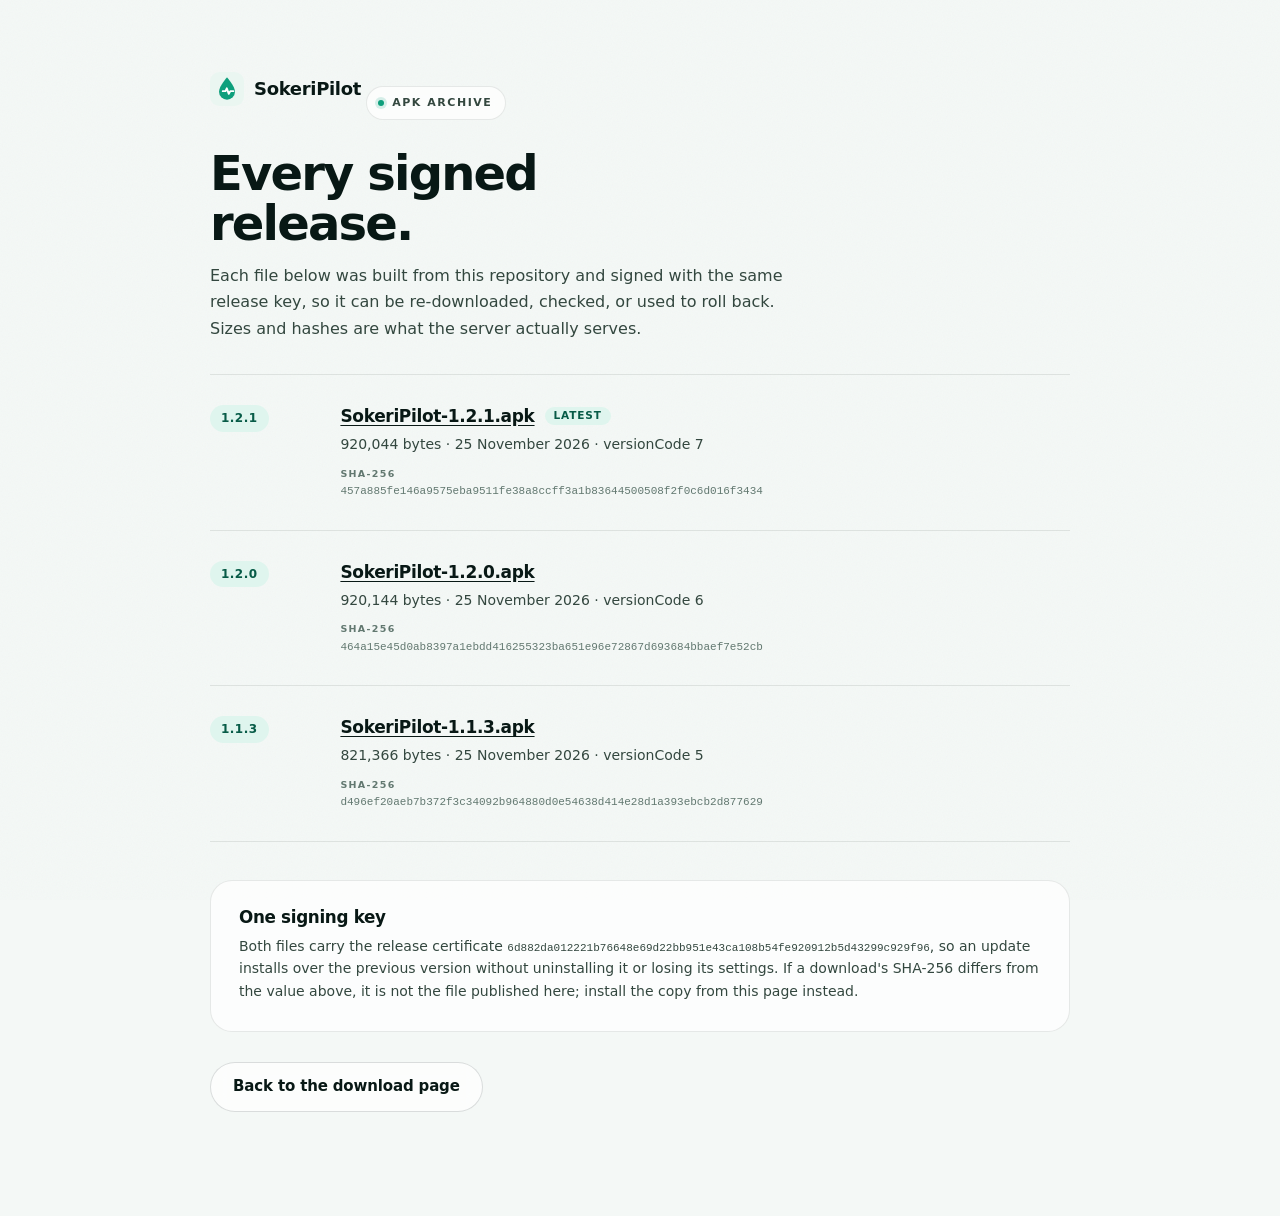
<file: landing/download/index.html>
<!doctype html>
<html lang="en">
<head>
  <meta charset="utf-8">
  <meta name="viewport" content="width=device-width, initial-scale=1">
  <title>SokeriPilot APK archive — every signed release</title>
  <meta name="description" content="Every signed SokeriPilot release APK with its size, SHA-256 and signing certificate, so any version can be verified or reinstalled.">
  <meta name="color-scheme" content="light">
  <meta name="referrer" content="no-referrer">
  <link rel="icon" href="../assets/favicon.svg" type="image/svg+xml">
  <link rel="stylesheet" href="../styles.css?v=1.2.1-4">
</head>
<body>
  <main class="container archive">
    <a class="brand" href="../" aria-label="SokeriPilot home">
      <svg class="brand__mark" viewBox="0 0 32 32" aria-hidden="true">
        <rect width="32" height="32" rx="9" fill="#EAF6F1" />
        <path d="M16 5C16 5 8.5 13.5 8.5 18.5a7.5 7.5 0 0 0 15 0C23.5 13.5 16 5 16 5Z" fill="#0E9F7C" />
        <path d="M12 18h2.6l1.2-2.6 1.9 5.2 1.4-2.6H22" fill="none" stroke="#fff" stroke-width="1.8" stroke-linecap="round" stroke-linejoin="round" />
      </svg>
      <span class="brand__name">SokeriPilot</span>
    </a>

    <p class="eyebrow"><span class="eyebrow__dot"></span> APK archive</p>
    <h1>Every signed release.</h1>
    <p class="section__lede">
      Each file below was built from this repository and signed with the same release key, so it
      can be re-downloaded, checked, or used to roll back. Sizes and hashes are what the server
      actually serves.
    </p>

    <ol class="releases">
      <li class="release">
        <span class="release__ver">1.2.1</span>
        <div>
          <h3>
            <a href="SokeriPilot-1.2.1.apk" download>SokeriPilot-1.2.1.apk</a>
            <span class="archive__flag">Latest</span>
          </h3>
          <p>920,044 bytes · 25 November 2026 · versionCode 7</p>
          <p class="archive__hash">
            <span>SHA-256</span>
            <code>457a885fe146a9575eba9511fe38a8ccff3a1b83644500508f2f0c6d016f3434</code>
          </p>
        </div>
      </li>

      <li class="release">
        <span class="release__ver">1.2.0</span>
        <div>
          <h3>
            <a href="SokeriPilot-1.2.0.apk" download>SokeriPilot-1.2.0.apk</a>
          </h3>
          <p>920,144 bytes · 25 November 2026 · versionCode 6</p>
          <p class="archive__hash">
            <span>SHA-256</span>
            <code>464a15e45d0ab8397a1ebdd416255323ba651e96e72867d693684bbaef7e52cb</code>
          </p>
        </div>
      </li>
      <li class="release">
        <span class="release__ver">1.1.3</span>
        <div>
          <h3><a href="SokeriPilot-1.1.3.apk" download>SokeriPilot-1.1.3.apk</a></h3>
          <p>821,366 bytes · 25 November 2026 · versionCode 5</p>
          <p class="archive__hash">
            <span>SHA-256</span>
            <code>d496ef20aeb7b372f3c34092b964880d0e54638d414e28d1a393ebcb2d877629</code>
          </p>
        </div>
      </li>
    </ol>

    <div class="archive__note">
      <h2>One signing key</h2>
      <p>
        Both files carry the release certificate
        <code>6d882da012221b76648e69d22bb951e43ca108b54fe920912b5d43299c929f96</code>, so an
        update installs over the previous version without uninstalling it or losing its settings.
        If a download's SHA-256 differs from the value above, it is not the file published here;
        install the copy from this page instead.
      </p>
    </div>

    <p class="archive__actions">
      <a class="btn btn--ghost" href="../#download">Back to the download page</a>
    </p>
  </main>
</body>
</html>
</file>
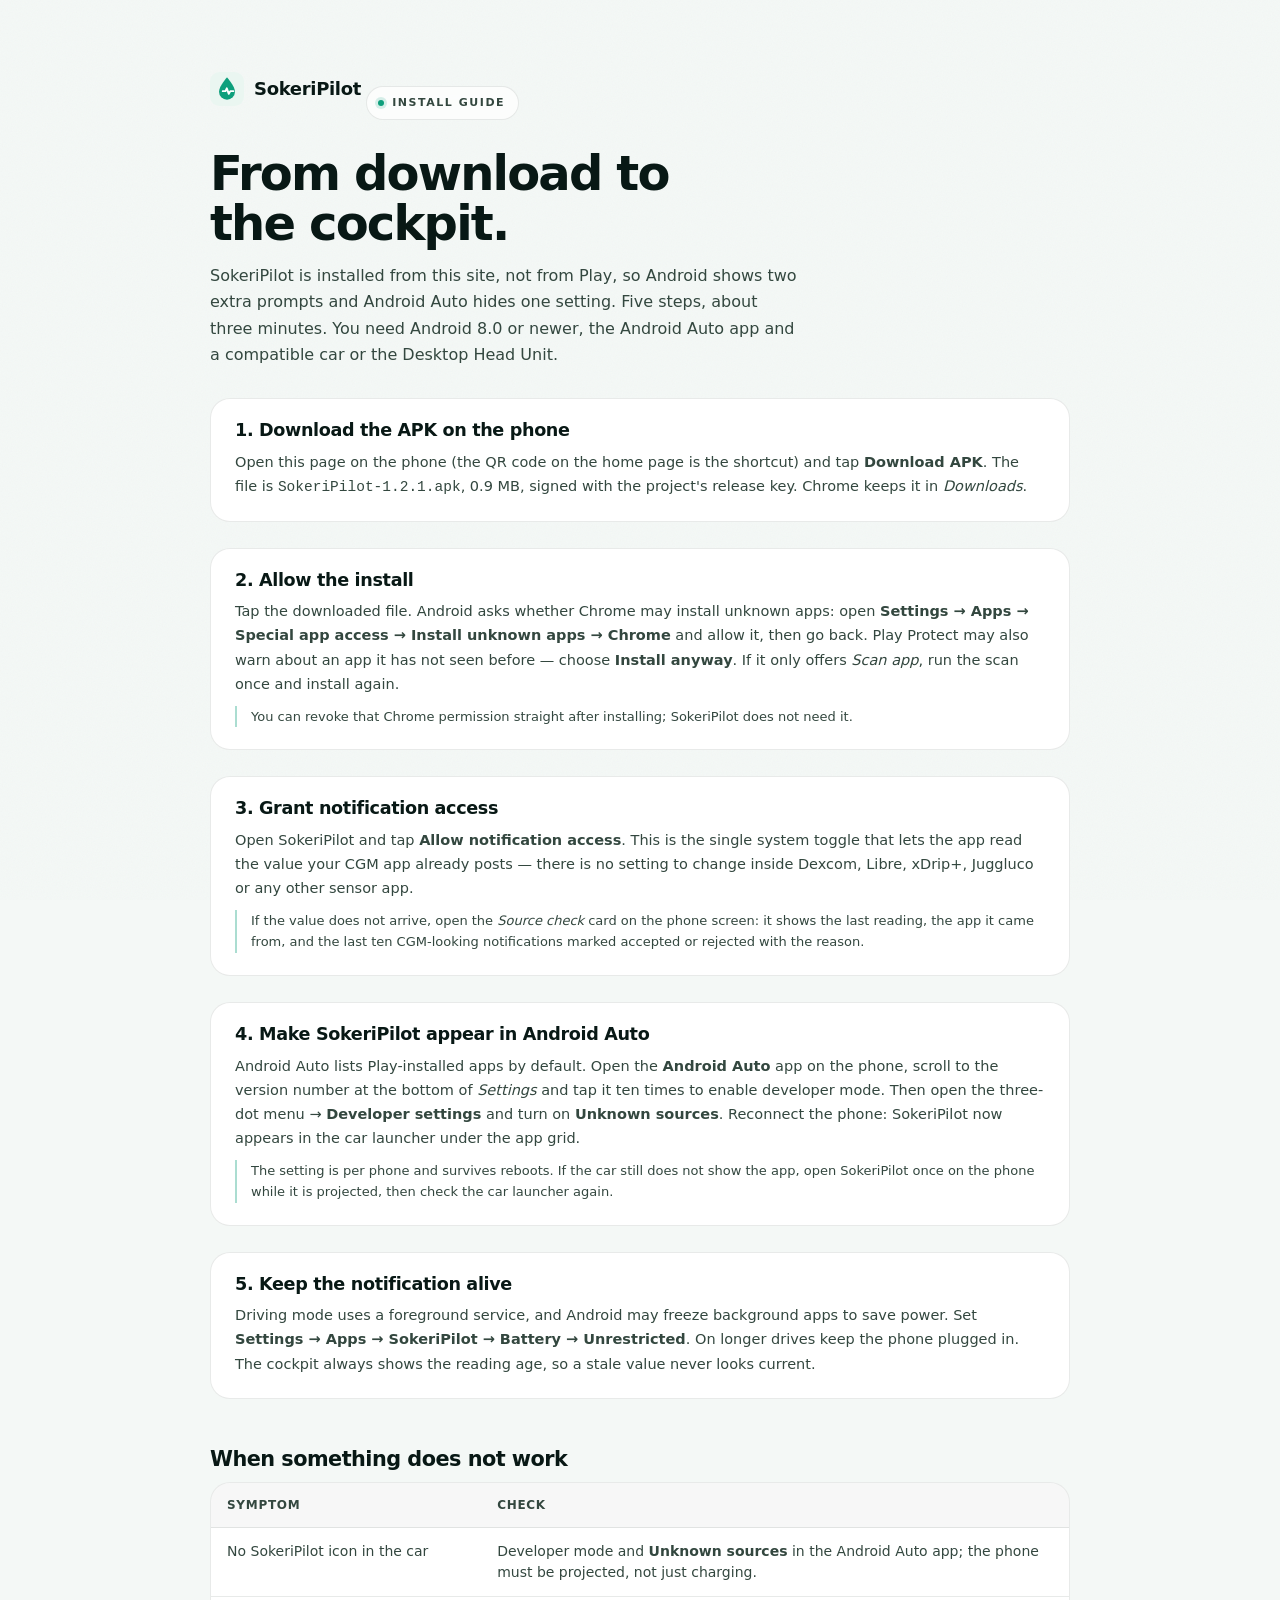
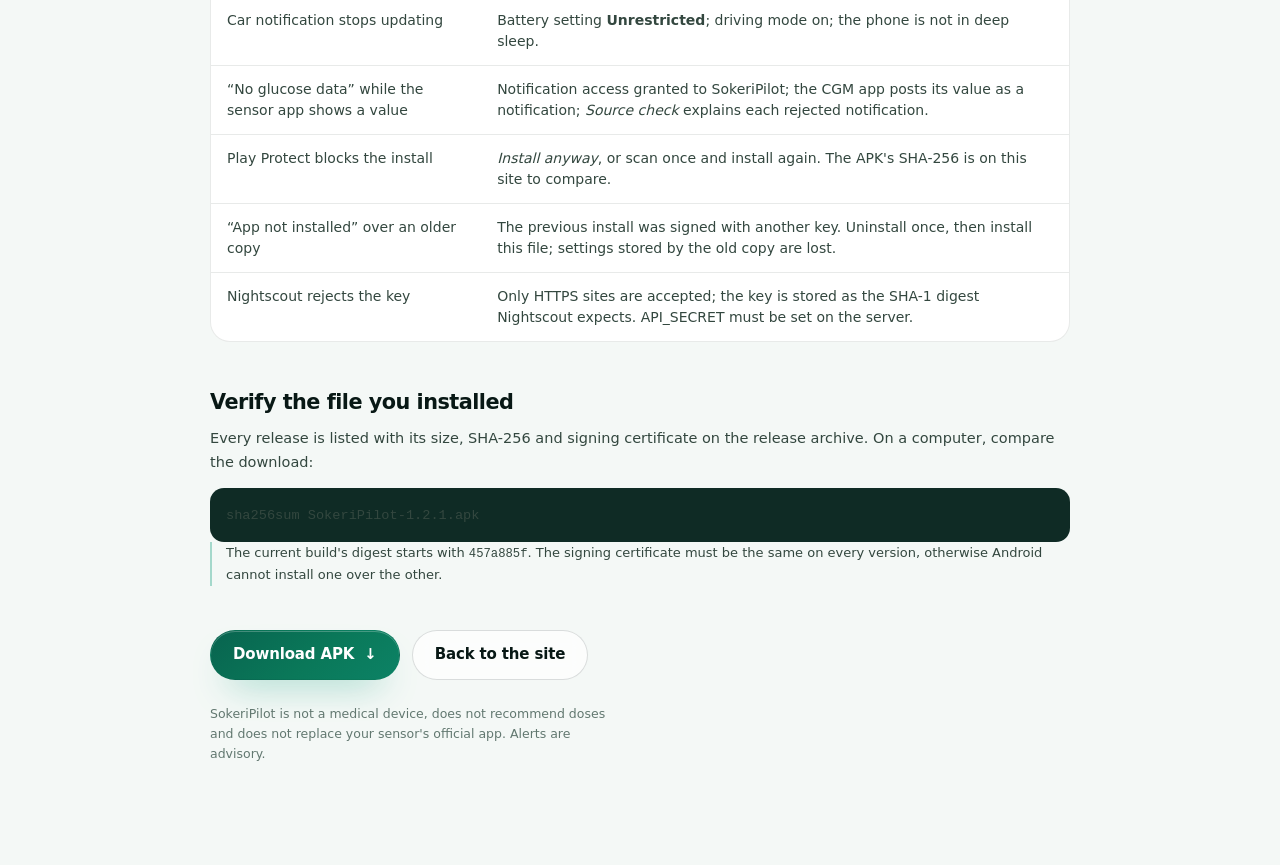
<file: landing/install/index.html>
<!doctype html>
<html lang="en">
<head>
  <meta charset="utf-8">
  <meta name="viewport" content="width=device-width, initial-scale=1">
  <title>Install SokeriPilot — sideload steps for Android Auto</title>
  <meta name="description" content="Step-by-step SokeriPilot install: download the signed APK, allow the install, grant notification access, enable Unknown sources in Android Auto and keep the car notification alive.">
  <link rel="canonical" href="https://erdalbirinci.github.io/SokeriPilot/install/">
  <meta property="og:type" content="article">
  <meta property="og:site_name" content="SokeriPilot">
  <meta property="og:title" content="Install SokeriPilot — from download to the cockpit">
  <meta property="og:description" content="Five steps, the two settings Android Auto hides, and what to check when the app does not appear in the car.">
  <meta property="og:url" content="https://erdalbirinci.github.io/SokeriPilot/install/">
  <meta property="og:image" content="https://erdalbirinci.github.io/SokeriPilot/assets/android-auto.jpg">
  <meta name="twitter:card" content="summary_large_image">
  <meta name="color-scheme" content="light">
  <meta name="referrer" content="no-referrer">
  <link rel="icon" href="../assets/favicon.svg" type="image/svg+xml">
  <link rel="stylesheet" href="../styles.css?v=1.2.1-4">
</head>
<body>
  <main class="container archive guide">
    <a class="brand" href="../" aria-label="SokeriPilot home">
      <svg class="brand__mark" viewBox="0 0 32 32" aria-hidden="true">
        <rect width="32" height="32" rx="9" fill="#EAF6F1" />
        <path d="M16 5C16 5 8.5 13.5 8.5 18.5a7.5 7.5 0 0 0 15 0C23.5 13.5 16 5 16 5Z" fill="#0E9F7C" />
        <path d="M12 18h2.6l1.2-2.6 1.9 5.2 1.4-2.6H22" fill="none" stroke="#fff" stroke-width="1.8" stroke-linecap="round" stroke-linejoin="round" />
      </svg>
      <span class="brand__name">SokeriPilot</span>
    </a>

    <p class="eyebrow"><span class="eyebrow__dot"></span> Install guide</p>
    <h1>From download to the cockpit.</h1>
    <p class="section__lede">
      SokeriPilot is installed from this site, not from Play, so Android shows two extra prompts and
      Android Auto hides one setting. Five steps, about three minutes. You need Android 8.0 or newer,
      the Android Auto app and a compatible car or the Desktop Head Unit.
    </p>

    <ol class="guide__list">
      <li>
        <h2>1. Download the APK on the phone</h2>
        <p>
          Open this page on the phone (the QR code on the home page is the shortcut) and tap
          <strong>Download APK</strong>. The file is <code>SokeriPilot-1.2.1.apk</code>, 0.9 MB, signed
          with the project's release key. Chrome keeps it in <em>Downloads</em>.
        </p>
      </li>
      <li>
        <h2>2. Allow the install</h2>
        <p>
          Tap the downloaded file. Android asks whether Chrome may install unknown apps: open
          <strong>Settings → Apps → Special app access → Install unknown apps → Chrome</strong> and allow it,
          then go back. Play Protect may also warn about an app it has not seen before — choose
          <strong>Install anyway</strong>. If it only offers <em>Scan app</em>, run the scan once and install again.
        </p>
        <p class="guide__note">
          You can revoke that Chrome permission straight after installing; SokeriPilot does not need it.
        </p>
      </li>
      <li>
        <h2>3. Grant notification access</h2>
        <p>
          Open SokeriPilot and tap <strong>Allow notification access</strong>. This is the single system
          toggle that lets the app read the value your CGM app already posts — there is no setting to
          change inside Dexcom, Libre, xDrip+, Juggluco or any other sensor app.
        </p>
        <p class="guide__note">
          If the value does not arrive, open the <em>Source check</em> card on the phone screen: it shows the
          last reading, the app it came from, and the last ten CGM-looking notifications marked accepted
          or rejected with the reason.
        </p>
      </li>
      <li>
        <h2>4. Make SokeriPilot appear in Android Auto</h2>
        <p>
          Android Auto lists Play-installed apps by default. Open the <strong>Android Auto</strong> app on the
          phone, scroll to the version number at the bottom of <em>Settings</em> and tap it ten times to enable
          developer mode. Then open the three-dot menu → <strong>Developer settings</strong> and turn on
          <strong>Unknown sources</strong>. Reconnect the phone: SokeriPilot now appears in the car launcher
          under the app grid.
        </p>
        <p class="guide__note">
          The setting is per phone and survives reboots. If the car still does not show the app, open
          SokeriPilot once on the phone while it is projected, then check the car launcher again.
        </p>
      </li>
      <li>
        <h2>5. Keep the notification alive</h2>
        <p>
          Driving mode uses a foreground service, and Android may freeze background apps to save power.
          Set <strong>Settings → Apps → SokeriPilot → Battery → Unrestricted</strong>. On longer drives keep the
          phone plugged in. The cockpit always shows the reading age, so a stale value never looks current.
        </p>
      </li>
    </ol>

    <section class="guide__section">
      <h2>When something does not work</h2>
      <div class="guide__table-wrap">
        <table class="guide__table">
          <thead>
            <tr><th>Symptom</th><th>Check</th></tr>
          </thead>
          <tbody>
            <tr>
              <td>No SokeriPilot icon in the car</td>
              <td>Developer mode and <strong>Unknown sources</strong> in the Android Auto app; the phone must be projected, not just charging.</td>
            </tr>
            <tr>
              <td>Car notification stops updating</td>
              <td>Battery setting <strong>Unrestricted</strong>; driving mode on; the phone is not in deep sleep.</td>
            </tr>
            <tr>
              <td>“No glucose data” while the sensor app shows a value</td>
              <td>Notification access granted to SokeriPilot; the CGM app posts its value as a notification; <em>Source check</em> explains each rejected notification.</td>
            </tr>
            <tr>
              <td>Play Protect blocks the install</td>
              <td><em>Install anyway</em>, or scan once and install again. The APK's SHA-256 is on this site to compare.</td>
            </tr>
            <tr>
              <td>“App not installed” over an older copy</td>
              <td>The previous install was signed with another key. Uninstall once, then install this file; settings stored by the old copy are lost.</td>
            </tr>
            <tr>
              <td>Nightscout rejects the key</td>
              <td>Only HTTPS sites are accepted; the key is stored as the SHA-1 digest Nightscout expects. API_SECRET must be set on the server.</td>
            </tr>
          </tbody>
        </table>
      </div>
    </section>

    <section class="guide__section">
      <h2>Verify the file you installed</h2>
      <p>
        Every release is listed with its size, SHA-256 and signing certificate on the
        <a href="../download/">release archive</a>. On a computer, compare the download:
      </p>
      <p class="guide__code"><code>sha256sum SokeriPilot-1.2.1.apk</code></p>
      <p class="guide__note">
        The current build's digest starts with <code>457a885f</code>. The signing certificate must be the
        same on every version, otherwise Android cannot install one over the other.
      </p>
    </section>

    <p class="guide__back">
      <a class="btn btn--primary" href="../download/SokeriPilot-1.2.1.apk" download>
        Download APK
        <span class="btn__arrow" aria-hidden="true">↓</span>
      </a>
      <a class="btn btn--ghost" href="../#download">Back to the site</a>
    </p>

    <p class="fineprint">
      SokeriPilot is not a medical device, does not recommend doses and does not replace your sensor's
      official app. Alerts are advisory.
    </p>
  </main>
</body>
</html>
</file>
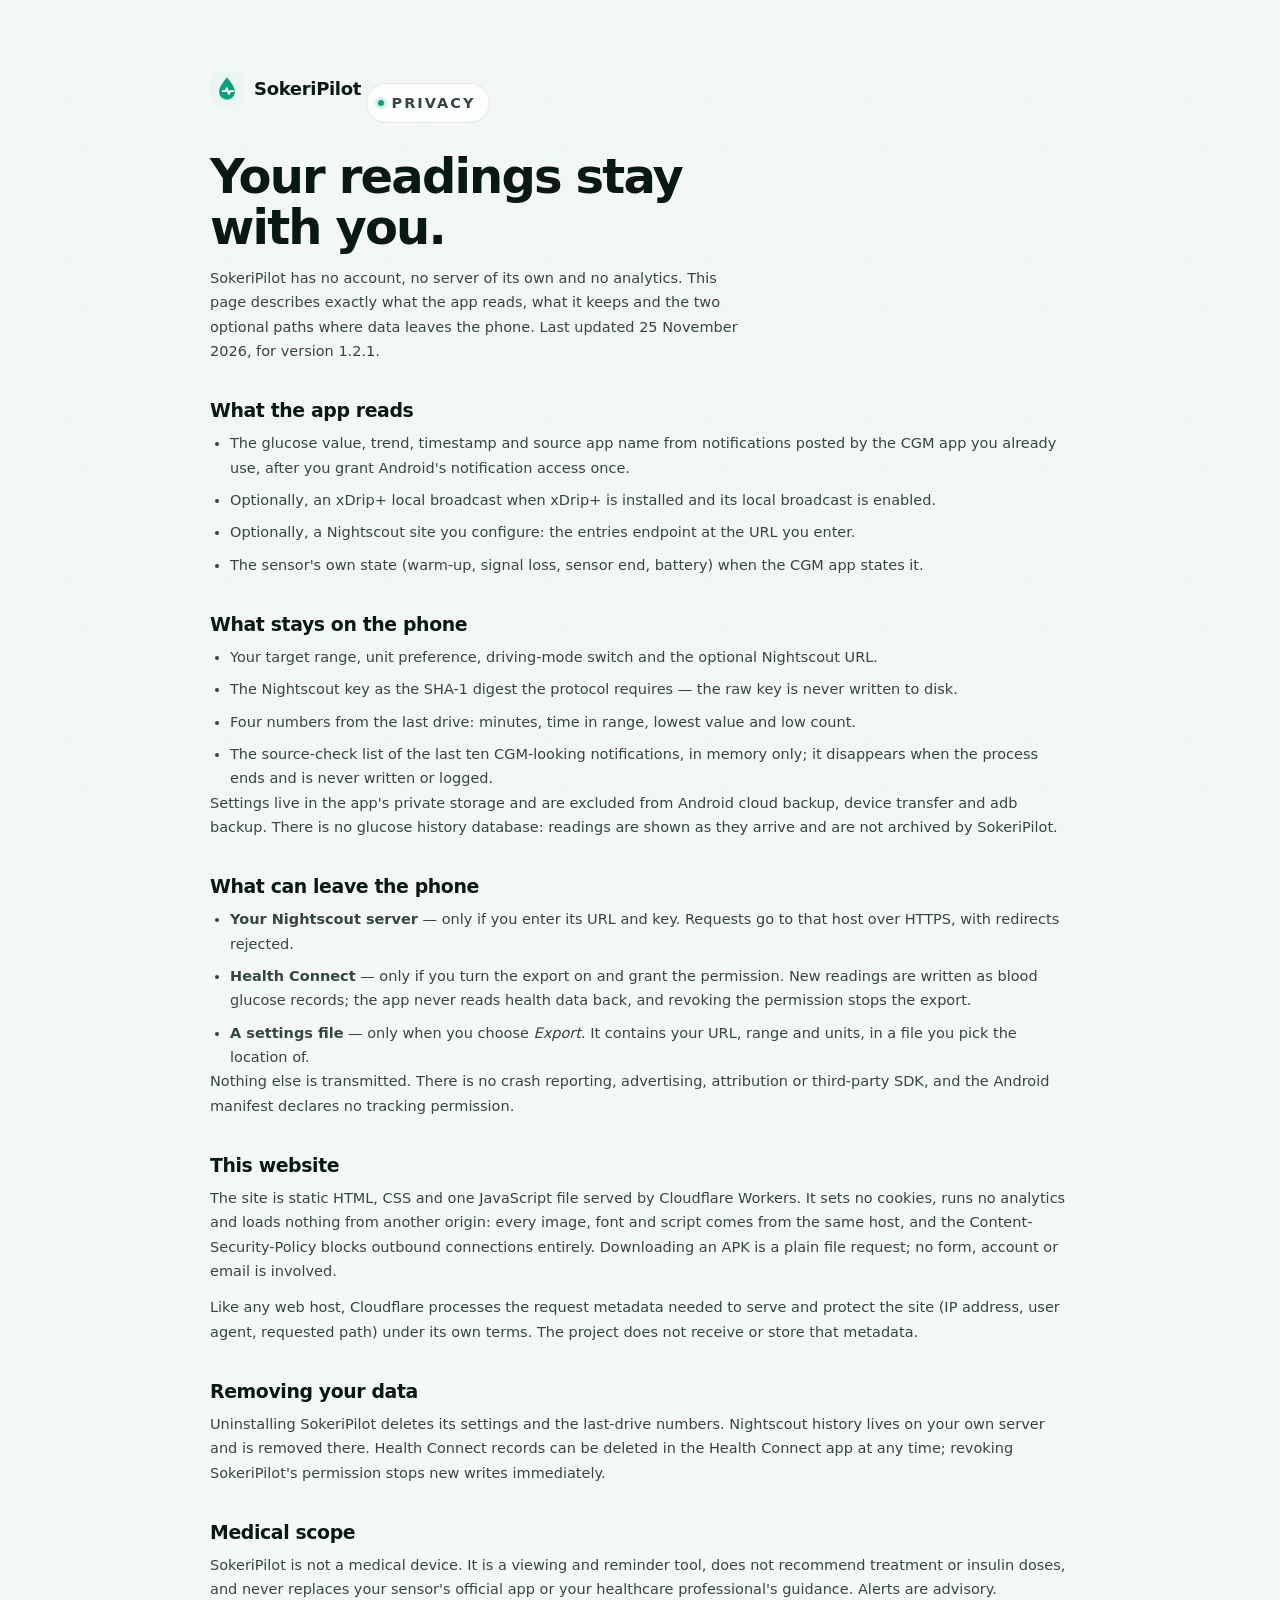
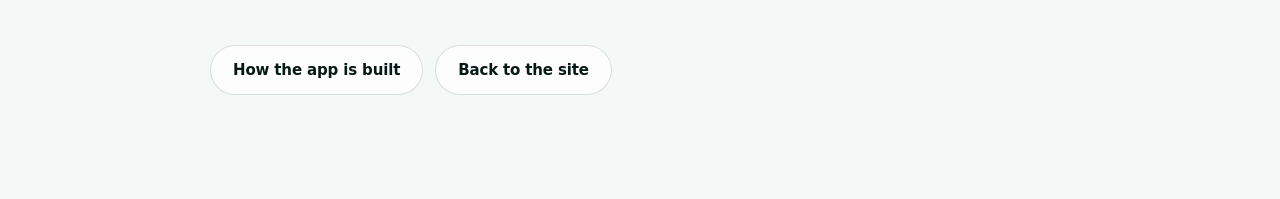
<file: landing/privacy/index.html>
<!doctype html>
<html lang="en">
<head>
  <meta charset="utf-8">
  <meta name="viewport" content="width=device-width, initial-scale=1">
  <title>Privacy — SokeriPilot</title>
  <meta name="description" content="What SokeriPilot reads, what stays on the phone, and the only cases where data leaves it: your own Nightscout server or Health Connect, both optional.">
  <link rel="canonical" href="https://erdalbirinci.github.io/SokeriPilot/privacy/">
  <meta name="color-scheme" content="light">
  <meta name="referrer" content="no-referrer">
  <link rel="icon" href="../assets/favicon.svg" type="image/svg+xml">
  <link rel="stylesheet" href="../styles.css?v=1.2.1-4">
</head>
<body>
  <main class="container archive legal">
    <a class="brand" href="../" aria-label="SokeriPilot home">
      <svg class="brand__mark" viewBox="0 0 32 32" aria-hidden="true">
        <rect width="32" height="32" rx="9" fill="#EAF6F1" />
        <path d="M16 5C16 5 8.5 13.5 8.5 18.5a7.5 7.5 0 0 0 15 0C23.5 13.5 16 5 16 5Z" fill="#0E9F7C" />
        <path d="M12 18h2.6l1.2-2.6 1.9 5.2 1.4-2.6H22" fill="none" stroke="#fff" stroke-width="1.8" stroke-linecap="round" stroke-linejoin="round" />
      </svg>
      <span class="brand__name">SokeriPilot</span>
    </a>

    <p class="eyebrow"><span class="eyebrow__dot"></span> Privacy</p>
    <h1>Your readings stay with you.</h1>
    <p class="section__lede">
      SokeriPilot has no account, no server of its own and no analytics. This page describes exactly what
      the app reads, what it keeps and the two optional paths where data leaves the phone.
      Last updated 25 November 2026, for version 1.2.1.
    </p>

    <section class="legal__section">
      <h2>What the app reads</h2>
      <ul>
        <li>The glucose value, trend, timestamp and source app name from notifications posted by the CGM app you already use, after you grant Android's notification access once.</li>
        <li>Optionally, an xDrip+ local broadcast when xDrip+ is installed and its local broadcast is enabled.</li>
        <li>Optionally, a Nightscout site you configure: the entries endpoint at the URL you enter.</li>
        <li>The sensor's own state (warm-up, signal loss, sensor end, battery) when the CGM app states it.</li>
      </ul>
    </section>

    <section class="legal__section">
      <h2>What stays on the phone</h2>
      <ul>
        <li>Your target range, unit preference, driving-mode switch and the optional Nightscout URL.</li>
        <li>The Nightscout key as the SHA-1 digest the protocol requires — the raw key is never written to disk.</li>
        <li>Four numbers from the last drive: minutes, time in range, lowest value and low count.</li>
        <li>The source-check list of the last ten CGM-looking notifications, in memory only; it disappears when the process ends and is never written or logged.</li>
      </ul>
      <p>
        Settings live in the app's private storage and are excluded from Android cloud backup, device
        transfer and adb backup. There is no glucose history database: readings are shown as they arrive
        and are not archived by SokeriPilot.
      </p>
    </section>

    <section class="legal__section">
      <h2>What can leave the phone</h2>
      <ul>
        <li><strong>Your Nightscout server</strong> — only if you enter its URL and key. Requests go to that host over HTTPS, with redirects rejected.</li>
        <li><strong>Health Connect</strong> — only if you turn the export on and grant the permission. New readings are written as blood glucose records; the app never reads health data back, and revoking the permission stops the export.</li>
        <li><strong>A settings file</strong> — only when you choose <em>Export</em>. It contains your URL, range and units, in a file you pick the location of.</li>
      </ul>
      <p>
        Nothing else is transmitted. There is no crash reporting, advertising, attribution or third-party
        SDK, and the Android manifest declares no tracking permission.
      </p>
    </section>

    <section class="legal__section">
      <h2>This website</h2>
      <p>
        The site is static HTML, CSS and one JavaScript file served by Cloudflare Workers. It sets no
        cookies, runs no analytics and loads nothing from another origin: every image, font and script
        comes from the same host, and the Content-Security-Policy blocks outbound connections entirely.
        Downloading an APK is a plain file request; no form, account or email is involved.
      </p>
      <p>
        Like any web host, Cloudflare processes the request metadata needed to serve and protect the site
        (IP address, user agent, requested path) under its own terms. The project does not receive or
        store that metadata.
      </p>
    </section>

    <section class="legal__section">
      <h2>Removing your data</h2>
      <p>
        Uninstalling SokeriPilot deletes its settings and the last-drive numbers. Nightscout history lives on
        your own server and is removed there. Health Connect records can be deleted in the Health Connect
        app at any time; revoking SokeriPilot's permission stops new writes immediately.
      </p>
    </section>

    <section class="legal__section">
      <h2>Medical scope</h2>
      <p>
        SokeriPilot is not a medical device. It is a viewing and reminder tool, does not recommend
        treatment or insulin doses, and never replaces your sensor's official app or your healthcare
        professional's guidance. Alerts are advisory.
      </p>
    </section>

    <p class="guide__back">
      <a class="btn btn--ghost" href="../#security">How the app is built</a>
      <a class="btn btn--ghost" href="../">Back to the site</a>
    </p>
  </main>
</body>
</html>
</file>
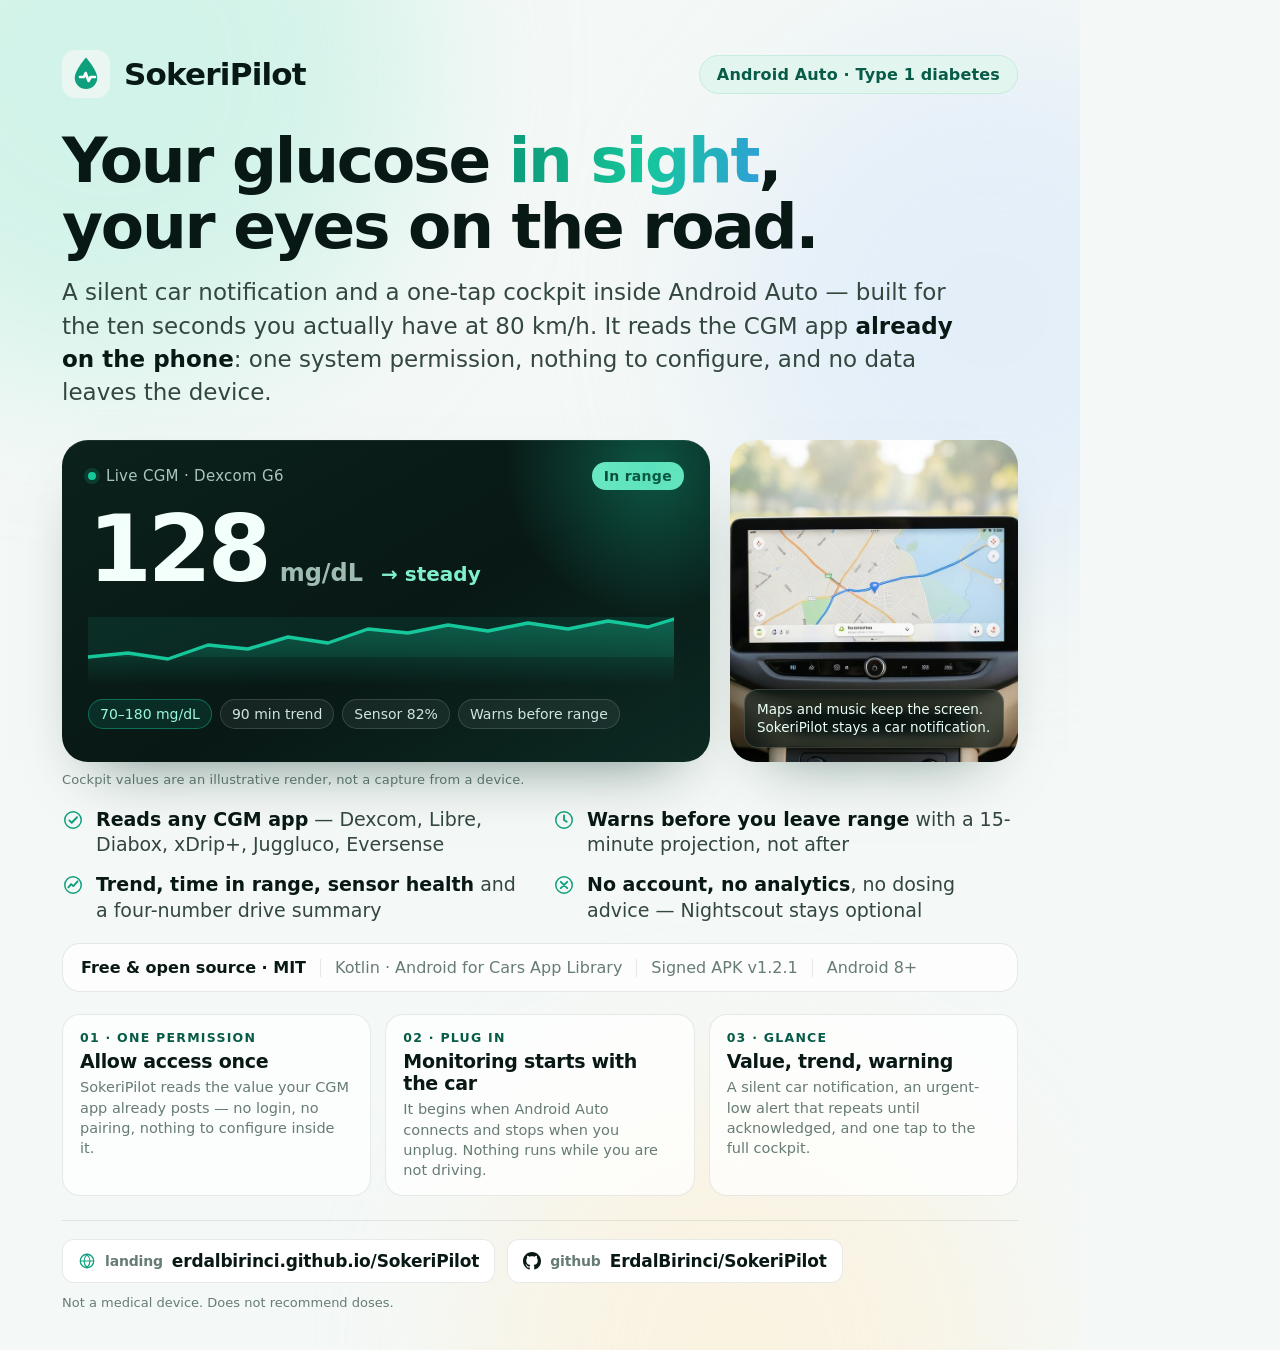
<file: promo/linkedin.html>
<!doctype html>
<html lang="en">
<head>
<meta charset="utf-8">
<title>SokeriPilot — LinkedIn card</title>
<style>
  :root {
    --mint: #0e9f7c;
    --mint-2: #16c79b;
    --mint-ink: #075b47;
    --ink: #081815;
    --ink-2: #33473f;
    --muted: #667c74;
    --canvas: #f4f8f6;
    --line: rgba(8, 24, 21, 0.09);
  }
  * { box-sizing: border-box; margin: 0; padding: 0; }
  html, body { width: 1080px; height: 1350px; overflow: hidden; }
  body {
    font-family: "Segoe UI Variable Display", "Segoe UI", system-ui, -apple-system, sans-serif;
    background: var(--canvas);
    color: var(--ink);
    position: relative;
    -webkit-font-smoothing: antialiased;
  }
  .mesh { position: absolute; inset: 0; overflow: hidden; }
  .blob { position: absolute; border-radius: 50%; filter: blur(80px); opacity: 0.6; }
  .b1 { width: 620px; height: 620px; left: -200px; top: -240px; background: #bdf0e1; }
  .b2 { width: 540px; height: 540px; right: -180px; top: 40px; background: #dae9fb; }
  .b3 { width: 520px; height: 520px; left: 480px; bottom: -260px; background: #fdf0d6; }

  .page { position: relative; height: 100%; padding: 50px 62px 40px; display: flex; flex-direction: column; }

  header { display: flex; align-items: center; gap: 14px; }
  .mark { width: 48px; height: 48px; }
  .brand { font-size: 31px; font-weight: 750; letter-spacing: -0.025em; }
  .tag {
    margin-left: auto; font-size: 16px; font-weight: 600; color: var(--mint-ink);
    background: #e2f6ef; border: 1px solid #c6ebdf; padding: 9px 17px; border-radius: 999px;
    letter-spacing: 0.01em;
  }

  h1 { margin-top: 30px; font-size: 63px; line-height: 1.05; letter-spacing: -0.035em; font-weight: 800; }
  .grad {
    background: linear-gradient(100deg, #0e9f7c 10%, #16c79b 55%, #2f9fd8);
    -webkit-background-clip: text; background-clip: text; color: transparent;
  }
  .lede { margin-top: 16px; font-size: 23px; line-height: 1.45; color: var(--ink-2); max-width: 902px; }
  .lede strong { color: var(--ink); font-weight: 650; }

  .row { display: flex; gap: 20px; margin-top: 30px; }

  .cockpit {
    flex: 1 1 auto; width: 640px; height: 322px; border-radius: 26px; padding: 22px 26px;
    background: linear-gradient(150deg, #0b211c 0%, #081815 55%, #0c2a23 100%);
    color: #f2fffb; position: relative; overflow: hidden;
    box-shadow: 0 30px 60px -34px rgba(6, 50, 38, 0.62), inset 0 1px 0 rgba(255, 255, 255, 0.08);
  }
  .cockpit::after {
    content: ""; position: absolute; width: 300px; height: 300px; right: -90px; top: -120px;
    background: radial-gradient(circle, rgba(22, 199, 155, 0.35), transparent 68%);
  }
  .cockpit__top { display: flex; align-items: center; gap: 10px; font-size: 15px; color: #a8c6bd; letter-spacing: 0.02em; }
  .cockpit__dot { width: 8px; height: 8px; border-radius: 50%; background: var(--mint-2); box-shadow: 0 0 0 4px rgba(22, 199, 155, 0.16); }
  .cockpit__chip {
    margin-left: auto; font-size: 14px; font-weight: 650; color: #06231c; background: #7ff0cd;
    padding: 6px 12px; border-radius: 999px;
  }
  .value { display: flex; align-items: baseline; gap: 12px; margin-top: 16px; }
  .value b { font-size: 92px; line-height: 0.95; font-weight: 800; letter-spacing: -0.045em; }
  .value span { font-size: 24px; color: #9fbcb3; font-weight: 600; }
  .value em { font-style: normal; font-size: 20px; color: #7ff0cd; margin-left: 6px; font-weight: 650; }
  .spark { margin-top: 6px; }
  .cockpit__meta { display: flex; gap: 8px; margin-top: 10px; flex-wrap: wrap; }
  .pill {
    font-size: 14px; color: #cfe6df; border: 1px solid rgba(255, 255, 255, 0.14);
    background: rgba(255, 255, 255, 0.06); padding: 6px 11px; border-radius: 999px;
  }
  .pill--mint { color: #9bf6d9; border-color: rgba(22, 199, 155, 0.42); background: rgba(22, 199, 155, 0.12); }

  .photo {
    width: 288px; height: 322px; border-radius: 26px; overflow: hidden; position: relative;
    box-shadow: 0 30px 60px -38px rgba(6, 50, 38, 0.55);
  }
  .photo img { width: 100%; height: 100%; object-fit: cover; display: block; }
  .photo__label {
    position: absolute; left: 14px; right: 14px; bottom: 14px; padding: 10px 12px; border-radius: 14px;
    background: rgba(8, 24, 21, 0.66); border: 1px solid rgba(255, 255, 255, 0.16);
    color: #eafff7; font-size: 13.5px; line-height: 1.35; backdrop-filter: blur(6px);
  }

  .render-note { margin-top: 10px; font-size: 13px; color: var(--muted); letter-spacing: 0.01em; }

  .facts { display: grid; grid-template-columns: 1fr 1fr; gap: 14px 26px; margin-top: 20px; }
  .fact { display: flex; gap: 12px; align-items: flex-start; font-size: 19px; line-height: 1.35; color: var(--ink-2); }
  .fact svg { flex: none; width: 22px; height: 22px; margin-top: 2px; }
  .fact b { color: var(--ink); font-weight: 650; }

  .strip {
    margin-top: 20px; display: flex; align-items: center; gap: 14px;
    border: 1px solid var(--line); background: rgba(255, 255, 255, 0.7); border-radius: 18px;
    padding: 14px 18px; font-size: 16px; color: var(--muted);
  }
  .strip b { color: var(--ink); font-weight: 650; }
  .strip .sep { width: 1px; height: 18px; background: var(--line); }

  .steps { display: grid; grid-template-columns: repeat(3, 1fr); gap: 14px; margin-top: 22px; }
  .step { background: rgba(255, 255, 255, 0.74); border: 1px solid var(--line); border-radius: 18px; padding: 15px 17px; }
  .step__n { font-size: 12.5px; font-weight: 750; letter-spacing: 0.1em; color: var(--mint-ink); }
  .step h3 { margin-top: 5px; font-size: 19px; font-weight: 700; letter-spacing: -0.015em; }
  .step p { margin-top: 5px; font-size: 14.5px; line-height: 1.4; color: var(--muted); }

  footer { margin-top: auto; border-top: 1px solid var(--line); padding-top: 18px; }
  .links { display: flex; gap: 12px; }
  .link {
    display: inline-flex; align-items: center; gap: 9px; font-size: 17px; font-weight: 600;
    color: var(--ink); background: #ffffff; border: 1px solid var(--line);
    border-radius: 12px; padding: 11px 15px; letter-spacing: -0.01em;
  }
  .link svg { width: 18px; height: 18px; }
  .link small { color: var(--muted); font-weight: 600; font-size: 14px; }
  .legal { margin-top: 12px; display: flex; justify-content: space-between; font-size: 13px; color: var(--muted); }
</style>
</head>
<body>
  <div class="mesh"><span class="blob b1"></span><span class="blob b2"></span><span class="blob b3"></span></div>

  <div class="page">
    <header>
      <svg class="mark" viewBox="0 0 32 32" aria-hidden="true">
        <rect width="32" height="32" rx="9" fill="#EAF6F1" />
        <path d="M16 5C16 5 8.5 13.5 8.5 18.5a7.5 7.5 0 0 0 15 0C23.5 13.5 16 5 16 5Z" fill="#0E9F7C" />
        <path d="M12 18h2.6l1.2-2.6 1.9 5.2 1.4-2.6H22" fill="none" stroke="#fff" stroke-width="1.8" stroke-linecap="round" stroke-linejoin="round" />
      </svg>
      <span class="brand">SokeriPilot</span>
      <span class="tag">Android Auto · Type 1 diabetes</span>
    </header>

    <h1>Your glucose <span class="grad">in sight</span>,<br>your eyes on the road.</h1>

    <p class="lede">
      A silent car notification and a one-tap cockpit inside Android Auto — built for the ten seconds
      you actually have at 80 km/h. It reads the CGM app <strong>already on the phone</strong>: one
      system permission, nothing to configure, and no data leaves the device.
    </p>

    <div class="row">
      <div class="cockpit">
        <div class="cockpit__top">
          <span class="cockpit__dot"></span> Live CGM · Dexcom G6
          <span class="cockpit__chip">In range</span>
        </div>
        <div class="value"><b>128</b><span>mg/dL</span><em>→ steady</em></div>
        <svg class="spark" width="586" height="86" viewBox="0 0 586 86" aria-hidden="true">
          <defs>
            <linearGradient id="fill" x1="0" y1="0" x2="0" y2="1">
              <stop offset="0%" stop-color="#16c79b" stop-opacity="0.34" />
              <stop offset="100%" stop-color="#16c79b" stop-opacity="0" />
            </linearGradient>
          </defs>
          <rect x="0" y="18" width="586" height="40" fill="rgba(22,199,155,0.10)" />
          <path d="M0 58 L40 54 L80 60 L120 46 L160 50 L200 38 L240 44 L280 30 L320 34 L360 26 L400 32 L440 24 L480 30 L520 22 L560 28 L586 20"
                fill="none" stroke="#16c79b" stroke-width="3.4" stroke-linecap="round" stroke-linejoin="round" />
          <path d="M0 58 L40 54 L80 60 L120 46 L160 50 L200 38 L240 44 L280 30 L320 34 L360 26 L400 32 L440 24 L480 30 L520 22 L560 28 L586 20 L586 86 L0 86 Z"
                fill="url(#fill)" />
        </svg>
        <div class="cockpit__meta">
          <span class="pill pill--mint">70–180 mg/dL</span>
          <span class="pill">90 min trend</span>
          <span class="pill">Sensor 82%</span>
          <span class="pill">Warns before range</span>
        </div>
      </div>

      <div class="photo">
        <img src="car.jpg" alt="Android Auto map on a car head unit">
        <div class="photo__label">Maps and music keep the screen.<br>SokeriPilot stays a car notification.</div>
      </div>
    </div>

    <p class="render-note">Cockpit values are an illustrative render, not a capture from a device.</p>

    <div class="facts">
      <div class="fact">
        <svg viewBox="0 0 24 24" fill="none"><circle cx="12" cy="12" r="9" stroke="#0e9f7c" stroke-width="1.6"/><path d="m8 12.4 2.6 2.6L16.4 9" stroke="#0e9f7c" stroke-width="2" stroke-linecap="round" stroke-linejoin="round"/></svg>
        <span><b>Reads any CGM app</b> — Dexcom, Libre, Diabox, xDrip+, Juggluco, Eversense</span>
      </div>
      <div class="fact">
        <svg viewBox="0 0 24 24" fill="none"><circle cx="12" cy="12" r="9" stroke="#0e9f7c" stroke-width="1.6"/><path d="M12 7v5l3 2" stroke="#0e9f7c" stroke-width="2" stroke-linecap="round" stroke-linejoin="round"/></svg>
        <span><b>Warns before you leave range</b> with a 15-minute projection, not after</span>
      </div>
      <div class="fact">
        <svg viewBox="0 0 24 24" fill="none"><circle cx="12" cy="12" r="9" stroke="#0e9f7c" stroke-width="1.6"/><path d="M7 14.5 10 11l2.4 2.2L17 8" stroke="#0e9f7c" stroke-width="2" stroke-linecap="round" stroke-linejoin="round"/></svg>
        <span><b>Trend, time in range, sensor health</b> and a four-number drive summary</span>
      </div>
      <div class="fact">
        <svg viewBox="0 0 24 24" fill="none"><circle cx="12" cy="12" r="9" stroke="#0e9f7c" stroke-width="1.6"/><path d="M8.5 8.5 15.5 15.5M15.5 8.5 8.5 15.5" stroke="#0e9f7c" stroke-width="2" stroke-linecap="round"/></svg>
        <span><b>No account, no analytics</b>, no dosing advice — Nightscout stays optional</span>
      </div>
    </div>

    <div class="strip">
      <b>Free &amp; open source · MIT</b>
      <span class="sep"></span>
      Kotlin · Android for Cars App Library
      <span class="sep"></span>
      Signed APK v1.2.1
      <span class="sep"></span>
      Android 8+
    </div>

    <div class="steps">
      <div class="step">
        <div class="step__n">01 · ONE PERMISSION</div>
        <h3>Allow access once</h3>
        <p>SokeriPilot reads the value your CGM app already posts — no login, no pairing, nothing to configure inside it.</p>
      </div>
      <div class="step">
        <div class="step__n">02 · PLUG IN</div>
        <h3>Monitoring starts with the car</h3>
        <p>It begins when Android Auto connects and stops when you unplug. Nothing runs while you are not driving.</p>
      </div>
      <div class="step">
        <div class="step__n">03 · GLANCE</div>
        <h3>Value, trend, warning</h3>
        <p>A silent car notification, an urgent-low alert that repeats until acknowledged, and one tap to the full cockpit.</p>
      </div>
    </div>

    <footer>
      <div class="links">
        <span class="link">
          <svg viewBox="0 0 24 24" fill="none"><circle cx="12" cy="12" r="9" stroke="#0e9f7c" stroke-width="1.7"/><path d="M3.5 12h17M12 3.4c2.6 2.4 4 5.4 4 8.6s-1.4 6.2-4 8.6c-2.6-2.4-4-5.4-4-8.6s1.4-6.2 4-8.6Z" stroke="#0e9f7c" stroke-width="1.5"/></svg>
          <small>landing</small> erdalbirinci.github.io/SokeriPilot
        </span>
        <span class="link">
          <svg viewBox="0 0 16 16" aria-hidden="true"><path fill="#081815" d="M8 0C3.58 0 0 3.58 0 8c0 3.54 2.29 6.53 5.47 7.59.4.07.55-.17.55-.38 0-.19-.01-.82-.01-1.49-2.01.37-2.53-.49-2.69-.94-.09-.23-.48-.94-.82-1.13-.28-.15-.68-.52-.01-.53.63-.01 1.08.58 1.23.82.72 1.21 1.87.87 2.33.66.07-.52.28-.87.51-1.07-1.78-.2-3.64-.89-3.64-3.95 0-.87.31-1.59.82-2.15-.08-.2-.36-1.02.08-2.12 0 0 .67-.21 2.2.82.64-.18 1.32-.27 2-.27s1.36.09 2 .27c1.53-1.04 2.2-.82 2.2-.82.44 1.1.16 1.92.08 2.12.51.56.82 1.27.82 2.15 0 3.07-1.87 3.75-3.65 3.95.29.25.54.73.54 1.48 0 1.07-.01 1.93-.01 2.2 0 .21.15.46.55.38A8.01 8.01 0 0 0 16 8c0-4.42-3.58-8-8-8Z"/></svg>
          <small>github</small> ErdalBirinci/SokeriPilot
        </span>
      </div>
      <div class="legal">
        <span>Not a medical device. Does not recommend doses.</span>
      </div>
    </footer>
  </div>
</body>
</html>
</file>
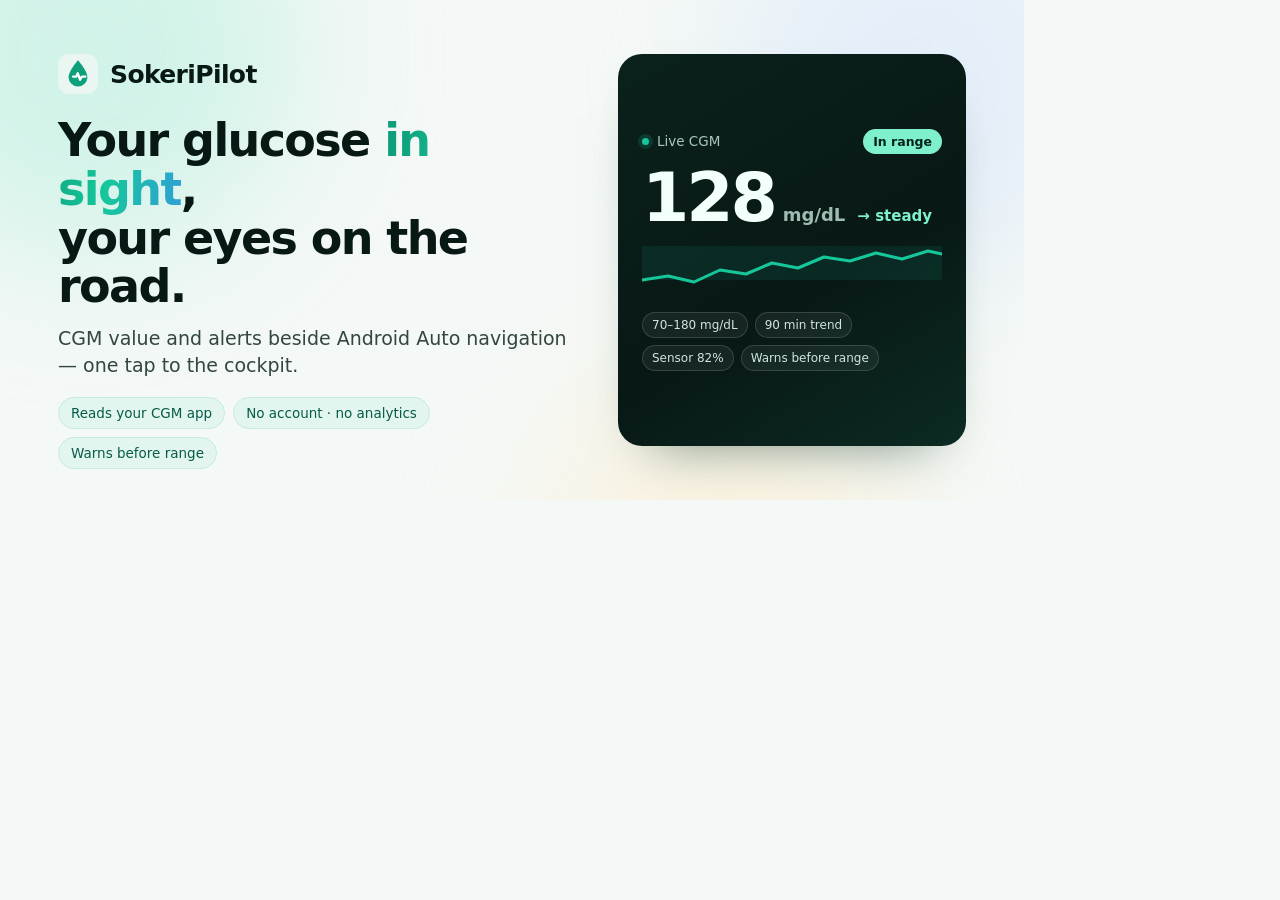
<file: store/assets/feature-graphic.html>
<!doctype html>
<html lang="en">
<head>
<meta charset="utf-8">
<title>SokeriPilot — feature graphic 1024×500</title>
<style>
  * { box-sizing: border-box; margin: 0; padding: 0; }
  html, body { width: 1024px; height: 500px; overflow: hidden; }
  body {
    font-family: "Segoe UI Variable Display", "Segoe UI", system-ui, -apple-system, sans-serif;
    color: #081815; background: #f4f8f6; position: relative;
  }
  .mesh { position: absolute; inset: 0; overflow: hidden; }
  .blob { position: absolute; border-radius: 50%; filter: blur(70px); opacity: 0.62; }
  .b1 { width: 420px; height: 420px; left: -120px; top: -160px; background: #bdf0e1; }
  .b2 { width: 380px; height: 380px; right: -90px; top: -110px; background: #dae9fb; }
  .b3 { width: 360px; height: 360px; right: 120px; bottom: -220px; background: #fdf0d6; }
  .page { position: relative; height: 100%; padding: 54px 58px; display: flex; gap: 40px; }
  .copy { width: 560px; }
  header { display: flex; align-items: center; gap: 12px; }
  .mark { width: 40px; height: 40px; }
  .brand { font-size: 25px; font-weight: 750; letter-spacing: -0.025em; }
  h1 { margin-top: 22px; font-size: 46px; line-height: 1.06; letter-spacing: -0.035em; font-weight: 800; }
  .grad { background: linear-gradient(100deg, #0e9f7c 10%, #16c79b 55%, #2f9fd8); -webkit-background-clip: text; background-clip: text; color: transparent; }
  p { margin-top: 14px; font-size: 19px; line-height: 1.42; color: #33473f; }
  .chips { display: flex; gap: 8px; margin-top: 18px; flex-wrap: wrap; }
  .chip { font-size: 13.5px; color: #075b47; background: #e2f6ef; border: 1px solid #c6ebdf; padding: 7px 12px; border-radius: 999px; }
  .cockpit {
    flex: 1; display: flex; flex-direction: column; justify-content: center;
    border-radius: 24px; padding: 22px 24px; color: #f2fffb;
    background: linear-gradient(150deg, #0b211c, #081815 58%, #0c2a23);
    box-shadow: 0 28px 52px -34px rgba(6, 50, 38, 0.6);
  }
  .row1 { display: flex; align-items: center; gap: 8px; font-size: 13.5px; color: #a8c6bd; }
  .dot { width: 7px; height: 7px; border-radius: 50%; background: #16c79b; box-shadow: 0 0 0 4px rgba(22,199,155,.16); }
  .badge { margin-left: auto; font-size: 12.5px; font-weight: 650; color: #06231c; background: #7ff0cd; padding: 5px 10px; border-radius: 999px; }
  .value { display: flex; align-items: baseline; gap: 8px; margin-top: 12px; }
  .value b { font-size: 68px; font-weight: 800; letter-spacing: -0.045em; line-height: 0.95; }
  .value span { font-size: 18px; color: #9fbcb3; font-weight: 600; }
  .value em { font-style: normal; font-size: 15px; color: #7ff0cd; font-weight: 650; margin-left: 4px; }
  .meta { display: flex; gap: 7px; margin-top: 12px; flex-wrap: wrap; }
  .pill { font-size: 12px; color: #cfe6df; border: 1px solid rgba(255,255,255,.14); background: rgba(255,255,255,.06); padding: 5px 9px; border-radius: 999px; }
</style>
</head>
<body>
  <div class="mesh"><span class="blob b1"></span><span class="blob b2"></span><span class="blob b3"></span></div>
  <div class="page">
    <div class="copy">
      <header>
        <svg class="mark" viewBox="0 0 32 32" aria-hidden="true">
          <rect width="32" height="32" rx="9" fill="#EAF6F1" />
          <path d="M16 5C16 5 8.5 13.5 8.5 18.5a7.5 7.5 0 0 0 15 0C23.5 13.5 16 5 16 5Z" fill="#0E9F7C" />
          <path d="M12 18h2.6l1.2-2.6 1.9 5.2 1.4-2.6H22" fill="none" stroke="#fff" stroke-width="1.8" stroke-linecap="round" stroke-linejoin="round" />
        </svg>
        <span class="brand">SokeriPilot</span>
      </header>
      <h1>Your glucose <span class="grad">in sight</span>,<br>your eyes on the road.</h1>
      <p>CGM value and alerts beside Android Auto navigation — one tap to the cockpit.</p>
      <div class="chips">
        <span class="chip">Reads your CGM app</span>
        <span class="chip">No account · no analytics</span>
        <span class="chip">Warns before range</span>
      </div>
    </div>
    <div class="cockpit">
      <div class="row1"><span class="dot"></span> Live CGM <span class="badge">In range</span></div>
      <div class="value"><b>128</b><span>mg/dL</span><em>→ steady</em></div>
      <svg width="300" height="70" viewBox="0 0 300 70" aria-hidden="true">
        <rect x="0" y="16" width="300" height="34" fill="rgba(22,199,155,0.10)" />
        <path d="M0 50 L26 46 L52 52 L78 40 L104 44 L130 33 L156 38 L182 27 L208 31 L234 23 L260 29 L286 21 L300 24"
              fill="none" stroke="#16c79b" stroke-width="3" stroke-linecap="round" stroke-linejoin="round" />
      </svg>
      <div class="meta">
        <span class="pill">70–180 mg/dL</span>
        <span class="pill">90 min trend</span>
        <span class="pill">Sensor 82%</span>
        <span class="pill">Warns before range</span>
      </div>
    </div>
  </div>
</body>
</html>
</file>
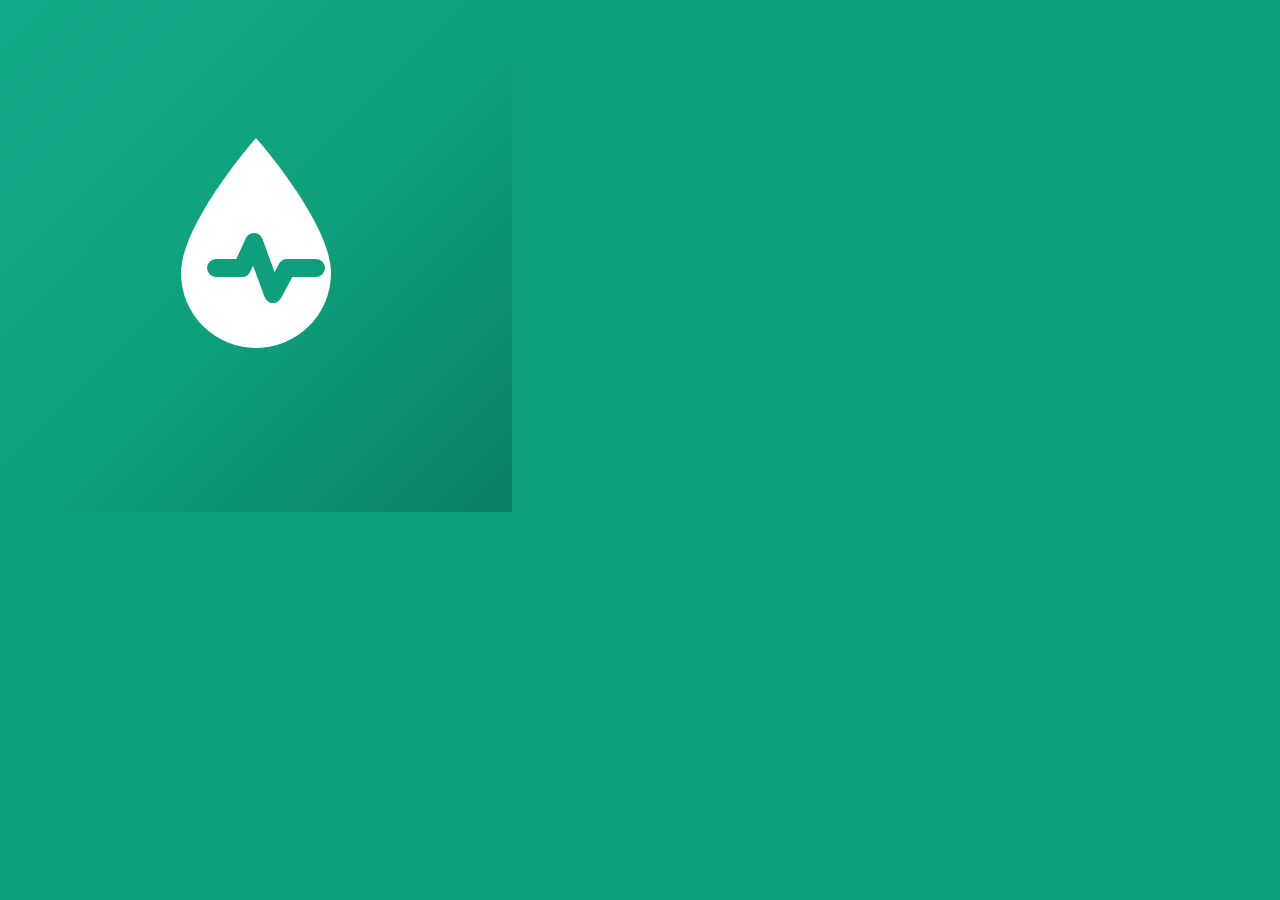
<file: store/assets/icon-512.html>
<!doctype html>
<html lang="en">
<head>
<meta charset="utf-8">
<title>SokeriPilot — Play icon 512</title>
<style>
  html, body { margin: 0; width: 512px; height: 512px; overflow: hidden; }
  body { display: grid; place-items: center; background: #0e9f7c; }
  svg { width: 100%; height: 100%; display: block; }
</style>
</head>
<body>
  <svg viewBox="0 0 512 512" role="img" aria-label="SokeriPilot">
    <defs>
      <linearGradient id="bg" x1="0" y1="0" x2="1" y2="1">
        <stop offset="0%" stop-color="#12ad88" />
        <stop offset="55%" stop-color="#0e9f7c" />
        <stop offset="100%" stop-color="#0a7f63" />
      </linearGradient>
    </defs>
    <rect width="512" height="512" fill="url(#bg)" />
    <g transform="translate(96 88) scale(10)">
      <path d="M16 5C16 5 8.5 13.5 8.5 18.5a7.5 7.5 0 0 0 15 0C23.5 13.5 16 5 16 5Z" fill="#ffffff" />
      <path d="M12 18h2.6l1.2-2.6 1.9 5.2 1.4-2.6H22" fill="none" stroke="#0e9f7c" stroke-width="1.8"
            stroke-linecap="round" stroke-linejoin="round" />
    </g>
  </svg>
</body>
</html>
</file>
<file: landing/styles.css>
/* =========================================================
   SokeriPilot landing — light, premium, 3D
   ========================================================= */

:root {
  --canvas: #f4f8f6;
  --canvas-2: #edf4f1;
  --surface: #ffffff;
  --ink: #081815;
  --ink-2: #33473f;
  --muted: #627870;

  --mint: #0e9f7c;
  /* Darker ramp for text-on-mint buttons: white labels stay above 4.5:1. */
  --mint-strong: #0a7859;
  --mint-2: #16c79b;
  --mint-soft: #dff5ee;
  --mint-ink: #075b47;
  --sky: #2f7fe0;
  --sky-soft: #e7f1fd;
  --amber: #b8791a;
  --amber-soft: #fbefd8;
  --coral: #c4443f;
  --coral-soft: #fce7e5;

  --line: rgba(8, 24, 21, 0.09);
  --line-strong: rgba(8, 24, 21, 0.14);

  --radius-lg: 30px;
  --radius: 22px;
  --radius-sm: 14px;

  --shadow-sm: 0 1px 2px rgba(8, 24, 21, 0.04), 0 10px 28px -16px rgba(8, 24, 21, 0.18);
  --shadow-lg: 0 60px 100px -60px rgba(6, 50, 38, 0.5), 0 24px 48px -28px rgba(6, 50, 38, 0.22);

  --font: "Segoe UI Variable Display", "Segoe UI", system-ui, -apple-system,
    "Helvetica Neue", Arial, sans-serif;

  --ease: cubic-bezier(0.22, 0.61, 0.36, 1);
  --container: 1180px;
}

*,
*::before,
*::after {
  box-sizing: border-box;
}

html {
  scroll-behavior: smooth;
  scroll-padding-top: 96px;
  -webkit-text-size-adjust: 100%;
}

body {
  margin: 0;
  overflow-x: clip;
  background-color: var(--canvas);
  color: var(--ink);
  font-family: var(--font);
  font-size: 16px;
  line-height: 1.55;
  -webkit-font-smoothing: antialiased;
  text-rendering: optimizeLegibility;
}

body::after {
  content: "";
  position: fixed;
  inset: 0;
  z-index: 2;
  pointer-events: none;
  opacity: 0.035;
  background-image: url("data:image/svg+xml,%3Csvg xmlns='http://www.w3.org/2000/svg' width='160' height='160'%3E%3Cfilter id='n'%3E%3CfeTurbulence type='fractalNoise' baseFrequency='0.8' numOctaves='3'/%3E%3C/filter%3E%3Crect width='160' height='160' filter='url(%23n)'/%3E%3C/svg%3E");
}

img,
svg {
  display: block;
  max-width: 100%;
}

a {
  color: inherit;
  text-decoration: none;
}

ul,
ol,
dl,
dd {
  margin: 0;
  padding: 0;
  list-style: none;
}

h1,
h2,
h3,
p,
figure {
  margin: 0;
}

button,
summary {
  font: inherit;
}

::selection {
  background: rgba(14, 159, 124, 0.22);
}

:focus-visible {
  outline: 2px solid var(--mint);
  outline-offset: 3px;
  border-radius: 6px;
}

.skip {
  position: absolute;
  left: 16px;
  top: -80px;
  z-index: 100;
  padding: 10px 16px;
  border-radius: 999px;
  background: var(--ink);
  color: #fff;
  font-size: 14px;
  transition: top 0.2s var(--ease);
}

.skip:focus-visible {
  top: 16px;
}

/* ---------- ambient mesh ---------- */

.mesh {
  position: fixed;
  inset: 0;
  z-index: 0;
  overflow: hidden;
  pointer-events: none;
}

.mesh__blob {
  position: absolute;
  display: block;
  border-radius: 50%;
  filter: blur(70px);
  opacity: 0.5;
}

.mesh__blob--mint {
  width: 46vw;
  height: 46vw;
  top: -14vw;
  right: -8vw;
  background: radial-gradient(circle at 30% 30%, #c9f2e5, rgba(201, 242, 229, 0));
  animation: drift-a 26s ease-in-out infinite;
}

.mesh__blob--sky {
  width: 40vw;
  height: 40vw;
  top: 34vh;
  left: -16vw;
  background: radial-gradient(circle at 40% 40%, #dbeafd, rgba(219, 234, 253, 0));
  animation: drift-b 32s ease-in-out infinite;
}

.mesh__blob--amber {
  width: 30vw;
  height: 30vw;
  top: 78vh;
  right: 4vw;
  background: radial-gradient(circle at 50% 50%, #fbeed2, rgba(251, 238, 210, 0));
  animation: drift-a 38s ease-in-out infinite reverse;
}

@keyframes drift-a {
  0%,
  100% {
    transform: translate3d(0, 0, 0) scale(1);
  }
  50% {
    transform: translate3d(-3vw, 3vh, 0) scale(1.06);
  }
}

@keyframes drift-b {
  0%,
  100% {
    transform: translate3d(0, 0, 0) scale(1);
  }
  50% {
    transform: translate3d(4vw, -4vh, 0) scale(1.08);
  }
}

/* ---------- layout ---------- */

.container {
  width: min(100% - 40px, var(--container));
  margin-inline: auto;
  position: relative;
  z-index: 3;
}

.section {
  padding: clamp(64px, 9vw, 118px) 0;
  position: relative;
  z-index: 3;
}

.section__head {
  max-width: 760px;
  margin: 0 auto clamp(36px, 5vw, 60px);
  text-align: center;
}

.section__head--left {
  margin-inline: 0;
  text-align: left;
}

h2 {
  font-size: clamp(1.9rem, 3.6vw, 3.1rem);
  line-height: 1.05;
  letter-spacing: -0.038em;
  font-weight: 680;
}

.section__lede {
  margin-top: 18px;
  color: var(--ink-2);
  font-size: clamp(1rem, 1.2vw, 1.075rem);
  line-height: 1.65;
  max-width: 58ch;
}

.section__head .section__lede {
  margin-inline: auto;
}

.section__head--left .section__lede {
  margin-inline: 0;
}

/* ---------- eyebrow ---------- */

.eyebrow {
  display: inline-flex;
  align-items: center;
  gap: 8px;
  margin-bottom: 18px;
  padding: 7px 13px 7px 11px;
  border: 1px solid var(--line);
  border-radius: 999px;
  background: rgba(255, 255, 255, 0.72);
  color: var(--ink-2);
  font-size: 11px;
  font-weight: 650;
  letter-spacing: 0.14em;
  text-transform: uppercase;
  backdrop-filter: blur(8px);
}

.eyebrow__dot {
  width: 6px;
  height: 6px;
  border-radius: 50%;
  background: var(--mint);
  box-shadow: 0 0 0 3px rgba(14, 159, 124, 0.16);
}

.eyebrow--light {
  color: #dff5ee;
  border-color: rgba(255, 255, 255, 0.18);
  background: rgba(255, 255, 255, 0.08);
}

.eyebrow--light .eyebrow__dot {
  background: var(--mint-2);
  box-shadow: 0 0 0 3px rgba(22, 199, 155, 0.22);
}

.security .eyebrow {
  color: var(--mint-ink);
  background: #fff;
  border-color: rgba(14, 159, 124, 0.22);
}

/* ---------- buttons ---------- */

.btn {
  display: inline-flex;
  align-items: center;
  justify-content: center;
  gap: 10px;
  min-height: 50px;
  padding: 0 22px;
  border: 1px solid transparent;
  border-radius: 999px;
  font-size: 15px;
  font-weight: 600;
  letter-spacing: -0.01em;
  cursor: pointer;
  transition: transform 0.25s var(--ease), box-shadow 0.25s var(--ease),
    background-color 0.25s var(--ease), border-color 0.25s var(--ease);
}

.btn--primary {
  color: #fff;
  background: linear-gradient(140deg, #08644f, var(--mint-strong) 55%, #0c8265);
  box-shadow: 0 1px 0 rgba(255, 255, 255, 0.24) inset,
    0 18px 36px -20px rgba(14, 159, 124, 0.85);
}

.btn--primary:hover {
  transform: translateY(-2px);
  box-shadow: 0 1px 0 rgba(255, 255, 255, 0.3) inset,
    0 24px 44px -20px rgba(14, 159, 124, 0.9);
}

.btn--ghost {
  color: var(--ink);
  background: rgba(255, 255, 255, 0.7);
  border-color: var(--line-strong);
  backdrop-filter: blur(10px);
}

.btn--ghost:hover {
  transform: translateY(-2px);
  background: #fff;
  box-shadow: var(--shadow-sm);
}

.btn--sm {
  min-height: 40px;
  padding: 0 16px;
  font-size: 14px;
}

.btn__arrow {
  transition: transform 0.25s var(--ease);
}

.btn:hover .btn__arrow {
  transform: translateX(3px);
}

/* ---------- nav ---------- */

.nav {
  position: sticky;
  top: 0;
  z-index: 40;
  padding: 14px 0;
  background: rgba(244, 248, 246, 0.65);
  backdrop-filter: blur(18px) saturate(1.2);
  border-bottom: 1px solid transparent;
  transition: border-color 0.3s var(--ease), box-shadow 0.3s var(--ease),
    background-color 0.3s var(--ease);
}

.nav.is-scrolled {
  background: rgba(244, 248, 246, 0.9);
  border-bottom-color: var(--line);
  box-shadow: 0 12px 30px -28px rgba(8, 24, 21, 0.5);
}

.nav__inner {
  display: flex;
  align-items: center;
  gap: 24px;
}

.brand {
  display: inline-flex;
  align-items: center;
  gap: 10px;
  font-weight: 700;
  letter-spacing: -0.02em;
}

.brand__mark {
  width: 34px;
  height: 34px;
}

.brand__name {
  font-size: 18px;
}

.nav__links {
  display: flex;
  align-items: center;
  gap: 26px;
  margin-left: auto;
}

.nav__links a {
  font-size: 14px;
  color: var(--ink-2);
  position: relative;
  padding: 4px 0;
}

.nav__links a::after {
  content: "";
  position: absolute;
  left: 0;
  right: 0;
  bottom: 0;
  height: 1.5px;
  background: var(--mint);
  transform: scaleX(0);
  transform-origin: left;
  transition: transform 0.25s var(--ease);
}

.nav__links a:hover::after {
  transform: scaleX(1);
}

.nav__gh {
  display: inline-grid;
  place-items: center;
  width: 36px;
  height: 36px;
  border: 1px solid var(--line);
  border-radius: 999px;
  color: var(--ink-2);
  transition: color 0.2s var(--ease), border-color 0.2s var(--ease), transform 0.2s var(--ease);
}

.nav__gh svg {
  width: 17px;
  height: 17px;
}

.nav__gh:hover {
  color: var(--mint-ink);
  border-color: var(--mint);
  transform: translateY(-1px);
}

/* ---------- hero ---------- */

.hero {
  position: relative;
  z-index: 3;
  padding: clamp(36px, 6vw, 76px) 0 clamp(48px, 6vw, 84px);
}

.hero__grid {
  display: grid;
  grid-template-columns: 1.04fr 0.96fr;
  gap: clamp(28px, 5vw, 64px);
  align-items: center;
}

.hero__copy > * {
  animation: rise 0.9s var(--ease) both;
}

.hero__copy > :nth-child(1) {
  animation-delay: 0.04s;
}
.hero__copy > :nth-child(2) {
  animation-delay: 0.12s;
}
.hero__copy > :nth-child(3) {
  animation-delay: 0.2s;
}
.hero__copy > :nth-child(4) {
  animation-delay: 0.28s;
}
.hero__copy > :nth-child(5) {
  animation-delay: 0.36s;
}

@keyframes rise {
  from {
    opacity: 0;
    transform: translateY(16px);
  }
  to {
    opacity: 1;
    transform: none;
  }
}

h1 {
  font-size: clamp(2.5rem, 5.1vw, 4.45rem);
  line-height: 1.02;
  letter-spacing: -0.045em;
  font-weight: 690;
  max-width: 15ch;
}

.grad {
  background: linear-gradient(102deg, #0b8a6b 0%, #0e9f7c 32%, #2f7fe0 92%);
  -webkit-background-clip: text;
  background-clip: text;
  color: transparent;
}

.lede {
  margin-top: 22px;
  max-width: 46ch;
  color: var(--ink-2);
  font-size: clamp(1rem, 1.25vw, 1.1rem);
  line-height: 1.68;
}

.hero__actions {
  display: flex;
  flex-wrap: wrap;
  gap: 12px;
  margin-top: 30px;
}

.chips {
  display: flex;
  flex-wrap: wrap;
  gap: 8px;
  margin-top: 28px;
}

.chip {
  padding: 7px 13px;
  border: 1px solid var(--line);
  border-radius: 999px;
  background: rgba(255, 255, 255, 0.66);
  color: var(--ink-2);
  font-size: 12.5px;
  font-weight: 550;
}

/* ---------- hero: real Android Auto shot + glucose readout ---------- */

.hero__stage {
  position: relative;
  display: grid;
  place-items: center;
  gap: 18px;
  min-height: 0;
}

.shot {
  width: min(100%, 620px);
  margin: 0;
}

.shot__frame {
  position: relative;
  container-type: inline-size;
  isolation: isolate;
}

.shot__glow {
  position: absolute;
  inset: -6% -3% 6%;
  z-index: 0;
  border-radius: 50%;
  background: conic-gradient(
    from 200deg,
    rgba(14, 159, 124, 0.38),
    rgba(47, 127, 224, 0.26),
    rgba(184, 121, 26, 0.16),
    rgba(14, 159, 124, 0.38)
  );
  filter: blur(46px);
  opacity: 0.7;
  animation: halo-pulse 18s ease-in-out infinite;
  pointer-events: none;
}

@keyframes halo-pulse {
  0%,
  100% {
    opacity: 0.5;
  }
  50% {
    opacity: 0.78;
  }
}

.shot__screen {
  position: relative;
  z-index: 1;
  overflow: hidden;
  border-radius: 2.6cqw;
  box-shadow:
    0 3cqw 5cqw -3.4cqw rgba(6, 50, 38, 0.62),
    0 1cqw 2cqw -1.4cqw rgba(6, 50, 38, 0.4),
    0 0 0 1px rgba(8, 24, 21, 0.06);
}

.shot__img {
  width: 100%;
  height: auto;
  aspect-ratio: 1392 / 752;
  object-fit: cover;
}

/* the cockpit drawn onto the head unit's screen */

.shot__ui {
  display: none;
  position: absolute;
  top: 0;
  left: 0;
  z-index: 2;
  width: 1392px;
  height: 752px;
  transform: scale(var(--shot-scale, 0.4));
  transform-origin: 0 0;
  pointer-events: none;
}

/* without JS the plane cannot be scaled to the photo, so keep the plain shot */
html.js .shot__ui {
  display: block;
}

.shot__panel,
.shot__glass {
  position: absolute;
  top: 0;
  left: 0;
  transform-origin: 0 0;
}

/* Android Auto surface: 245 x 221 px in photo space, mapped onto the glass */
.shot__panel {
  display: flex;
  flex-direction: column;
  justify-content: space-between;
  width: 245px;
  height: 221px;
  padding: 13px 14px 12px;
  border: 1px solid rgba(255, 255, 255, 0.08);
  border-radius: 13px;
  background: linear-gradient(
    160deg,
    rgba(23, 46, 39, 0.97) 0%,
    rgba(9, 20, 17, 0.98) 56%,
    rgba(13, 29, 24, 0.97) 100%
  );
  box-shadow:
    0 16px 30px -16px rgba(0, 0, 0, 0.85),
    inset 0 1px 0 rgba(255, 255, 255, 0.07);
  color: #eef8f3;
  font-variant-numeric: tabular-nums;
  transform: matrix3d(
    1.000623,
    -0.005013,
    0,
    0,
    0.006284,
    1.001827,
    0,
    0.000006,
    0,
    0,
    1,
    0,
    726.948675,
    227.975,
    0,
    1
  );
}

.sp__top {
  display: flex;
  align-items: center;
  gap: 6px;
  color: #cfe4da;
  font-size: 9px;
  font-weight: 650;
  letter-spacing: 0.01em;
}

.sp__dot {
  width: 6px;
  height: 6px;
  border-radius: 50%;
  background: #2ed5a8;
  box-shadow: 0 0 9px rgba(46, 213, 168, 0.8);
}

.sp__age {
  margin-left: auto;
  color: #7d968c;
  font-size: 8px;
  font-weight: 500;
  letter-spacing: 0.08em;
  text-transform: uppercase;
}

.sp__reading {
  display: flex;
  align-items: baseline;
  gap: 5px;
}

.sp__value {
  font-size: 62px;
  font-weight: 700;
  letter-spacing: -0.045em;
  line-height: 0.88;
}

.sp__unit {
  color: #8fa89d;
  font-size: 10px;
  font-weight: 600;
}

.sp__trend {
  margin-left: auto;
  color: #2ed5a8;
  font-size: 22px;
  font-weight: 700;
  line-height: 1;
}

.sp__chip {
  align-self: flex-start;
  padding: 4px 9px;
  border-radius: 999px;
  background: rgba(46, 213, 168, 0.16);
  color: #8ff0cd;
  font-size: 9px;
  font-weight: 650;
}

.sp__spark {
  width: 100%;
  height: 40px;
}

.sp__spark path {
  fill: none;
  stroke: #2ed5a8;
  stroke-width: 3;
  stroke-linecap: round;
  stroke-linejoin: round;
}

.sp__foot {
  display: flex;
  align-items: center;
  justify-content: space-between;
  gap: 8px;
}

.sp__source {
  color: #7d968c;
  font-size: 8px;
  letter-spacing: 0.01em;
}

.sp__cta {
  padding: 5px 10px;
  border-radius: 8px;
  background: #e9f8f2;
  color: #08251c;
  font-size: 9px;
  font-weight: 700;
  white-space: nowrap;
}

/* faint glass reflections, drawn over the whole head-unit screen */
.shot__glass {
  z-index: 2;
  width: 598px;
  height: 266px;
  border-radius: 10px;
  background:
    linear-gradient(
      112deg,
      rgba(255, 255, 255, 0.12) 0%,
      rgba(255, 255, 255, 0.02) 22%,
      rgba(255, 255, 255, 0) 44%,
      rgba(255, 255, 255, 0.05) 66%,
      rgba(255, 255, 255, 0) 92%
    ),
    radial-gradient(
      130% 80% at 50% -25%,
      rgba(255, 255, 255, 0.09),
      rgba(255, 255, 255, 0) 60%
    );
  box-shadow: inset 0 0 80px rgba(3, 14, 11, 0.32);
  transform: matrix3d(
    1.000032,
    -0.00501,
    0,
    0,
    0.006291,
    1.002979,
    0,
    0.000006,
    0,
    0,
    1,
    0,
    401,
    207,
    0,
    1
  );
}

.shot__caption {
  max-width: 46ch;
  margin: 22px auto 0;
  color: var(--muted);
  font-size: 12px;
  line-height: 1.6;
  text-align: center;
}

@media (max-width: 720px) {
  .shot {
    width: 100%;
  }

  .shot__screen {
    border-radius: 16px;
  }

  .shot__caption {
    margin-top: 18px;
    text-align: left;
  }
}

/* ---------- feature cards ---------- */

.features {
  display: grid;
  grid-template-columns: repeat(2, minmax(0, 1fr));
  gap: clamp(14px, 1.8vw, 20px);
}

.card {
  position: relative;
  padding: clamp(22px, 2.4vw, 30px);
  border: 1px solid var(--line);
  border-radius: var(--radius);
  background: rgba(255, 255, 255, 0.74);
  box-shadow: var(--shadow-sm);
  backdrop-filter: blur(8px);
  transition: transform 0.35s var(--ease), box-shadow 0.35s var(--ease),
    border-color 0.35s var(--ease);
}

.card:hover {
  transform: translateY(-3px);
  border-color: rgba(14, 159, 124, 0.26);
  box-shadow: 0 34px 60px -46px rgba(6, 50, 38, 0.55);
}

.card__icon {
  display: grid;
  place-items: center;
  width: 46px;
  height: 46px;
  margin-bottom: 18px;
  border-radius: 14px;
  background: var(--mint-soft);
  color: var(--mint-ink);
}

.card__icon svg {
  width: 26px;
  height: 26px;
}

.card h3 {
  margin-bottom: 8px;
  font-size: 1.0625rem;
  font-weight: 660;
  letter-spacing: -0.02em;
  line-height: 1.3;
}

.card p {
  color: var(--ink-2);
  font-size: 14px;
  line-height: 1.62;
}

/* ---------- release notes ---------- */

.releases {
  display: grid;
  border-top: 1px solid var(--line);
}

.release {
  display: grid;
  grid-template-columns: 92px minmax(0, 1fr);
  gap: clamp(16px, 3vw, 40px);
  padding: clamp(22px, 3vw, 30px) 0;
  border-bottom: 1px solid var(--line);
}

.release__ver {
  justify-self: start;
  align-self: start;
  padding: 4px 11px;
  border-radius: 999px;
  background: var(--mint-soft);
  color: var(--mint-ink);
  font-size: 12px;
  font-weight: 700;
  letter-spacing: 0.04em;
  font-variant-numeric: tabular-nums;
}

.release h3 {
  margin-bottom: 6px;
  font-size: 1.0625rem;
  font-weight: 660;
  letter-spacing: -0.02em;
  line-height: 1.3;
}

.release p {
  max-width: 72ch;
  color: var(--ink-2);
  font-size: 14px;
  line-height: 1.62;
}

/* ---------- release archive page ---------- */

.archive {
  max-width: 860px;
  padding-block: clamp(32px, 6vw, 72px) clamp(56px, 9vw, 104px);
}

.archive .brand {
  margin-bottom: 32px;
}

.archive h1 {
  margin-top: 10px;
  font-size: clamp(2rem, 4.6vw, 3rem);
  line-height: 1.05;
  letter-spacing: -0.038em;
}

.archive h2 {
  font-size: 1.05rem;
  letter-spacing: -0.02em;
}

.archive .section__lede {
  margin-top: 14px;
}

.archive .releases {
  margin-top: 32px;
}

.archive .release h3 {
  display: flex;
  flex-wrap: wrap;
  align-items: center;
  gap: 10px;
}

.archive .release h3 a {
  color: inherit;
  text-decoration: underline;
  text-underline-offset: 3px;
}

.archive__flag {
  padding: 2px 9px;
  border-radius: 999px;
  background: var(--mint-soft);
  color: var(--mint-ink);
  font-size: 10.5px;
  font-weight: 700;
  letter-spacing: 0.08em;
  text-transform: uppercase;
}

.archive__hash {
  display: grid;
  gap: 2px;
  margin-top: 10px;
}

.archive__hash span {
  color: var(--muted);
  font-size: 9.5px;
  font-weight: 600;
  letter-spacing: 0.14em;
  text-transform: uppercase;
}

.archive__hash code,
.archive__note code {
  font-family: "Cascadia Mono", "SFMono-Regular", Consolas, monospace;
  font-size: 11px;
  line-height: 1.5;
  overflow-wrap: anywhere;
}

.archive__hash code {
  color: var(--muted);
}

.archive__note {
  margin-top: 38px;
  padding: clamp(20px, 3vw, 28px);
  border: 1px solid var(--line);
  border-radius: var(--radius);
  background: rgba(255, 255, 255, 0.72);
}

.archive__note p {
  margin-top: 8px;
  color: var(--ink-2);
  font-size: 14px;
  line-height: 1.62;
}

.archive__actions {
  margin-top: 30px;
}

/* ---------- data sources strip ---------- */

.marquee {
  position: relative;
  z-index: 3;
  padding: 18px 0;
  border-block: 1px solid var(--line);
  background: rgba(255, 255, 255, 0.55);
  backdrop-filter: blur(8px);
}

.marquee__inner {
  display: flex;
  align-items: center;
  gap: clamp(18px, 3vw, 36px);
}

.marquee__label {
  flex: none;
  display: inline-flex;
  align-items: center;
  gap: 8px;
  color: var(--muted);
  font-size: 10.5px;
  font-weight: 650;
  letter-spacing: 0.14em;
  text-transform: uppercase;
  white-space: nowrap;
}

.marquee__label::before {
  content: "";
  width: 6px;
  height: 6px;
  border-radius: 50%;
  background: var(--mint);
  box-shadow: 0 0 0 3px rgba(14, 159, 124, 0.14);
}

.marquee__list {
  flex: 1;
  display: flex;
  flex-wrap: wrap;
  align-items: center;
  justify-content: space-between;
  gap: 6px clamp(14px, 2vw, 26px);
  min-width: 0;
  padding: 2px 0;
}

.marquee__list li {
  flex: none;
  color: var(--ink-2);
  font-size: 13.5px;
  font-weight: 550;
  white-space: nowrap;
}

.marquee__note {
  margin-top: 12px;
  color: var(--muted);
  font-size: 11.5px;
  line-height: 1.5;
}

@media (max-width: 860px) {
  .marquee {
    padding: 16px 0;
  }

  .marquee__inner {
    flex-direction: column;
    align-items: stretch;
    gap: 10px;
  }

  .marquee__list {
    flex: none;
    justify-content: flex-start;
    gap: 8px 18px;
    width: 100%;
  }

  .marquee__list li {
    font-size: 13px;
  }
}

/* ---------- cockpit ---------- */

.cockpit {
  background: linear-gradient(180deg, rgba(255, 255, 255, 0) 0%, rgba(255, 255, 255, 0.55) 24%, rgba(255, 255, 255, 0.55) 76%, rgba(255, 255, 255, 0) 100%);
}

.cockpit__grid {
  display: grid;
  grid-template-columns: 1.02fr 0.98fr;
  gap: clamp(28px, 5vw, 64px);
  align-items: center;
}

.checklist {
  display: grid;
  gap: 11px;
  margin-top: 26px;
}

.checklist li {
  display: flex;
  gap: 11px;
  align-items: flex-start;
  color: var(--ink-2);
  font-size: 14.5px;
  line-height: 1.5;
}

.checklist span {
  flex: none;
  display: grid;
  place-items: center;
  width: 20px;
  height: 20px;
  margin-top: 1px;
  border-radius: 50%;
  background: var(--mint-soft);
  color: var(--mint-ink);
  font-size: 11px;
  font-weight: 700;
}

.fineprint {
  margin-top: 22px;
  color: var(--muted);
  font-size: 12.5px;
  line-height: 1.6;
  max-width: 52ch;
}

.fineprint--light {
  color: rgba(223, 245, 238, 0.66);
}

/* ---------- security ---------- */

.security {
  display: grid;
  grid-template-columns: 1.06fr 0.94fr;
  gap: clamp(26px, 4vw, 56px);
  align-items: center;
  padding: clamp(26px, 4vw, 52px);
  border: 1px solid rgba(14, 159, 124, 0.16);
  border-radius: var(--radius-lg);
  background: linear-gradient(135deg, #e9f7f1 0%, #f6fbf9 52%, #eef6fb 100%);
  box-shadow: var(--shadow-sm);
}

.security__list {
  display: grid;
  gap: 14px;
  margin-top: 26px;
}

.security__list li {
  position: relative;
  padding-left: 24px;
  color: var(--ink-2);
  font-size: 14px;
  line-height: 1.55;
}

.security__list li::before {
  content: "";
  position: absolute;
  left: 0;
  top: 7px;
  width: 9px;
  height: 9px;
  border-radius: 50%;
  background: var(--mint);
  box-shadow: 0 0 0 4px rgba(14, 159, 124, 0.12);
}

.security__list strong {
  color: var(--ink);
}

.security__card {
  padding: 26px;
  border: 1px solid rgba(255, 255, 255, 0.9);
  border-radius: var(--radius);
  background: rgba(255, 255, 255, 0.86);
  box-shadow: 0 40px 70px -50px rgba(6, 50, 38, 0.45);
  backdrop-filter: blur(10px);
}

.shield {
  display: grid;
  place-items: center;
  width: 46px;
  height: 46px;
  border-radius: 14px;
  background: var(--mint-soft);
  color: var(--mint-ink);
}

.shield svg {
  width: 26px;
  height: 26px;
}

.security__card-title {
  margin-top: 14px;
  font-size: 15px;
  font-weight: 650;
}

.security__code {
  display: flex;
  align-items: center;
  justify-content: space-between;
  gap: 14px;
  padding: 10px 0;
  border-bottom: 1px solid var(--line);
  font-size: 12px;
}

.security__code:first-of-type {
  margin-top: 16px;
  border-top: 1px solid var(--line);
}

.security__code span {
  color: var(--muted);
  letter-spacing: 0.04em;
  text-transform: uppercase;
  font-size: 10.5px;
}

.security__code code {
  font-family: "Cascadia Mono", "SFMono-Regular", Consolas, monospace;
  font-size: 11.5px;
  color: var(--mint-ink);
}

/* ---------- metrics ---------- */

.metrics {
  position: relative;
  z-index: 3;
  padding: 10px 0;
}

.metrics__grid {
  display: grid;
  grid-template-columns: repeat(4, 1fr);
  border: 1px solid var(--line);
  border-radius: var(--radius);
  background: rgba(255, 255, 255, 0.7);
  overflow: hidden;
}

.metric {
  padding: 26px 24px;
  border-right: 1px solid var(--line);
}

.metric:last-child {
  border-right: 0;
}

.metric strong {
  display: block;
  font-size: clamp(1.6rem, 2.6vw, 2.1rem);
  font-weight: 650;
  letter-spacing: -0.04em;
  line-height: 1.1;
}

.metric span {
  display: block;
  margin-top: 6px;
  color: var(--muted);
  font-size: 12.5px;
  line-height: 1.4;
}

/* ---------- steps ---------- */

.steps {
  display: grid;
  grid-template-columns: repeat(3, 1fr);
  gap: 16px;
  counter-reset: step;
}

.step {
  position: relative;
  padding: 26px 24px;
  border: 1px solid var(--line);
  border-radius: var(--radius);
  background: rgba(255, 255, 255, 0.8);
  box-shadow: var(--shadow-sm);
}

.step__num {
  display: inline-grid;
  place-items: center;
  width: 38px;
  height: 38px;
  margin-bottom: 16px;
  border-radius: 12px;
  background: var(--ink);
  color: #fff;
  font-size: 12px;
  font-weight: 650;
  letter-spacing: 0.04em;
}

.step h3 {
  font-size: 1.02rem;
  font-weight: 650;
  letter-spacing: -0.02em;
}

.step p {
  margin-top: 8px;
  color: var(--ink-2);
  font-size: 14px;
  line-height: 1.6;
}

.callout {
  display: flex;
  align-items: center;
  justify-content: space-between;
  gap: 24px;
  margin-top: 18px;
  padding: 26px clamp(20px, 3vw, 32px);
  border: 1px solid rgba(47, 127, 224, 0.16);
  border-radius: var(--radius);
  background: linear-gradient(120deg, #eef6ff, #f6fbff);
}

.callout h3 {
  font-size: 1.05rem;
  font-weight: 650;
  letter-spacing: -0.02em;
}

.callout p {
  margin-top: 6px;
  color: var(--ink-2);
  font-size: 14px;
  max-width: 62ch;
}

/* ---------- faq ---------- */

.faq {
  display: grid;
  grid-template-columns: 0.78fr 1.22fr;
  gap: clamp(24px, 4vw, 56px);
  align-items: start;
}

.faq .section__head {
  position: sticky;
  top: 110px;
  margin-bottom: 0;
}

.faq__list {
  display: grid;
  gap: 10px;
}

details {
  border: 1px solid var(--line);
  border-radius: var(--radius-sm);
  background: rgba(255, 255, 255, 0.78);
  transition: background-color 0.25s var(--ease), border-color 0.25s var(--ease),
    box-shadow 0.25s var(--ease);
}

details[open] {
  background: #fff;
  border-color: rgba(14, 159, 124, 0.26);
  box-shadow: var(--shadow-sm);
}

summary {
  display: flex;
  align-items: center;
  justify-content: space-between;
  gap: 16px;
  padding: 18px 20px;
  cursor: pointer;
  font-size: 15px;
  font-weight: 600;
  letter-spacing: -0.015em;
  list-style: none;
}

summary::-webkit-details-marker {
  display: none;
}

summary::after {
  content: "+";
  flex: none;
  display: grid;
  place-items: center;
  width: 24px;
  height: 24px;
  border-radius: 50%;
  background: var(--canvas-2);
  color: var(--ink-2);
  font-size: 15px;
  font-weight: 500;
  transition: transform 0.25s var(--ease), background-color 0.25s var(--ease);
}

details[open] summary::after {
  content: "−";
  background: var(--mint-soft);
  color: var(--mint-ink);
}

details p {
  padding: 0 20px 20px;
  color: var(--ink-2);
  font-size: 14px;
  line-height: 1.65;
  max-width: 62ch;
}

/* ---------- download ---------- */

.download__card {
  display: grid;
  grid-template-columns: 1.25fr 0.75fr;
  gap: clamp(24px, 4vw, 48px);
  align-items: center;
  padding: clamp(24px, 4vw, 48px);
  border: 1px solid rgba(14, 159, 124, 0.2);
  border-radius: var(--radius-lg);
  background:
    radial-gradient(120% 150% at 100% 0%, rgba(47, 127, 224, 0.12), transparent 55%),
    linear-gradient(135deg, #ffffff 0%, #f1faf6 55%, #e9f7f1 100%);
  box-shadow: var(--shadow-sm);
}

.download__copy h2 {
  max-width: 18ch;
}

.download__copy .section__lede {
  margin-top: 16px;
}

.download__meta {
  display: grid;
  grid-template-columns: repeat(4, minmax(0, 1fr));
  margin-top: 26px;
  border-top: 1px solid var(--line);
}

.download__meta li {
  display: grid;
  gap: 3px;
  padding: 14px 16px 0 0;
}

.download__meta span {
  color: var(--muted);
  font-size: 10.5px;
  font-weight: 600;
  letter-spacing: 0.1em;
  text-transform: uppercase;
}

.download__meta strong {
  font-size: 14px;
  font-weight: 650;
  letter-spacing: -0.01em;
}

.download__action {
  padding: 26px 22px;
  border-radius: var(--radius);
  background: linear-gradient(160deg, #072019 0%, #0a3127 100%);
  color: #eaf6f1;
  text-align: center;
  box-shadow: 0 40px 70px -50px rgba(6, 50, 38, 0.7);
}

.download__badge {
  display: grid;
  place-items: center;
  width: 54px;
  height: 54px;
  margin: 0 auto 14px;
  border: 1px solid rgba(255, 255, 255, 0.16);
  border-radius: 16px;
  background: rgba(255, 255, 255, 0.08);
  color: var(--mint-2);
  font-size: 12px;
  font-weight: 700;
  letter-spacing: 0.12em;
}

.download__btn {
  width: 100%;
}

.download__btn .btn__arrow {
  font-size: 17px;
}

.download__btn:hover .btn__arrow {
  transform: translateY(2px);
}

.download__note {
  margin-top: 12px;
  color: rgba(223, 245, 238, 0.66);
  font-size: 12px;
}

.download__hash {
  margin-top: 16px;
  padding-top: 14px;
  border-top: 1px solid rgba(255, 255, 255, 0.12);
  text-align: left;
}

.download__hash span {
  display: block;
  color: rgba(223, 245, 238, 0.5);
  font-size: 9.5px;
  font-weight: 600;
  letter-spacing: 0.14em;
  text-transform: uppercase;
}

.download__hash code {
  display: block;
  margin-top: 4px;
  color: rgba(223, 245, 238, 0.78);
  font-family: "Cascadia Mono", "SFMono-Regular", Consolas, monospace;
  font-size: 9.5px;
  line-height: 1.5;
  overflow-wrap: anywhere;
}

.download__hash--cert {
  margin-top: 10px;
  padding-top: 10px;
}

.download__facts {
  display: grid;
  gap: 10px;
  margin-top: 22px;
}

.download__facts li {
  position: relative;
  padding-left: 26px;
  color: var(--ink-2);
  font-size: 13px;
  line-height: 1.55;
}

.download__facts li::before {
  content: "!";
  position: absolute;
  left: 0;
  top: 2px;
  display: grid;
  place-items: center;
  width: 18px;
  height: 18px;
  border-radius: 50%;
  background: var(--coral-soft);
  color: var(--coral);
  font-size: 11px;
  font-weight: 700;
}

.download__facts strong,
.download__facts em {
  color: var(--ink);
  font-style: normal;
  font-weight: 650;
}

.download__archive {
  margin-top: 18px;
  font-size: 13px;
}

.download__archive a {
  color: var(--mint-ink);
  font-weight: 600;
  text-decoration: underline;
  text-underline-offset: 3px;
}

.download__qr {
  display: grid;
  justify-items: center;
  gap: 8px;
  margin-top: 18px;
  padding: 12px;
  border-radius: 16px;
  background: #ffffff;
}

.download__qr img {
  display: block;
  width: 132px;
  height: 132px;
}

.download__qr figcaption {
  color: #4c6a61;
  font-size: 11px;
  font-weight: 600;
  line-height: 1.4;
  text-align: center;
}

/* ---------- cta ---------- */

.cta {
  padding-bottom: clamp(64px, 8vw, 100px);
}

.cta__card {
  position: relative;
  overflow: hidden;
  padding: clamp(34px, 6vw, 64px);
  border-radius: 34px;
  background: linear-gradient(150deg, #072019 0%, #0a2f26 52%, #0b3a2d 100%);
  color: #f4fbf8;
  text-align: center;
  box-shadow: 0 60px 100px -60px rgba(6, 50, 38, 0.8);
}

.cta__card h2 {
  font-size: clamp(2rem, 4vw, 3.2rem);
}

.cta__card .section__lede {
  margin-inline: auto;
  color: rgba(223, 245, 238, 0.78);
}

.cta__card .hero__actions {
  justify-content: center;
}

.cta__card .btn--ghost {
  color: #eaf6f1;
  background: rgba(255, 255, 255, 0.08);
  border-color: rgba(255, 255, 255, 0.2);
}

.cta__card .btn--ghost:hover {
  background: rgba(255, 255, 255, 0.14);
}

.cta__glow {
  position: absolute;
  left: 50%;
  top: -40%;
  width: 640px;
  height: 640px;
  translate: -50% 0;
  border-radius: 50%;
  background: radial-gradient(circle, rgba(22, 199, 155, 0.35), transparent 62%);
  filter: blur(30px);
  pointer-events: none;
}

.cta .fineprint {
  margin-inline: auto;
}

/* ---------- footer ---------- */

.footer {
  position: relative;
  z-index: 3;
  padding: 46px 0 28px;
  border-top: 1px solid var(--line);
  background: rgba(255, 255, 255, 0.5);
}

.footer__grid {
  display: grid;
  grid-template-columns: 1.6fr 1fr 1fr 1.2fr;
  gap: 32px;
}

.brand--footer {
  margin-bottom: 10px;
}

.footer__note {
  color: var(--muted);
  font-size: 13px;
  max-width: 30ch;
}

.footer__col {
  display: grid;
  align-content: start;
  gap: 9px;
}

.footer__col h3 {
  margin-bottom: 3px;
  font-size: 11px;
  font-weight: 650;
  letter-spacing: 0.14em;
  text-transform: uppercase;
  color: var(--muted);
}

.footer__col a,
.footer__col span {
  color: var(--ink-2);
  font-size: 13.5px;
}

.footer__col a:hover {
  color: var(--mint-ink);
}

.footer__bottom {
  display: flex;
  flex-wrap: wrap;
  justify-content: space-between;
  gap: 10px 24px;
  margin-top: 36px;
  padding-top: 20px;
  border-top: 1px solid var(--line);
}

.footer__bottom p {
  color: var(--muted);
  font-size: 11.5px;
}

.footer__license {
  white-space: nowrap;
}

.footer__bottom a {
  color: var(--ink-2);
  text-decoration: underline;
  text-decoration-color: rgba(14, 159, 124, 0.5);
  text-underline-offset: 2px;
}

.footer__bottom a:hover {
  color: var(--mint-ink);
  text-decoration-color: currentColor;
}

/* ---------- reveal ---------- */

html.js .reveal {
  opacity: 0;
  transform: translateY(20px);
}

html.js .reveal.is-in {
  opacity: 1;
  transform: none;
  transition: opacity 0.8s var(--ease), transform 0.8s var(--ease);
}

/* Release announcement (shown above the header, scrolls away) */
.announce {
  background: linear-gradient(90deg, var(--mint-soft), var(--sky-soft));
  border-bottom: 1px solid var(--line);
}

.announce__inner {
  display: flex;
  flex-wrap: wrap;
  align-items: center;
  gap: 8px 14px;
  padding: 10px 0;
  font-size: 14px;
}

.announce__tag {
  background: var(--mint-ink);
  color: #fff;
  border-radius: 999px;
  padding: 2px 10px;
  font-size: 12px;
  font-weight: 700;
  letter-spacing: 0.04em;
}

.announce__inner p {
  flex: 1 1 320px;
  margin: 0;
  color: var(--ink-2);
}

.announce__inner a {
  color: var(--mint-ink);
  font-weight: 600;
  white-space: nowrap;
}

/* ---------- responsive ---------- */

@media (max-width: 1080px) {
  .hero__grid {
    grid-template-columns: 1fr;
  }

  .hero__stage {
    min-height: 0;
    margin-top: 8px;
  }

  .cockpit__grid,
  .security,
  .faq {
    grid-template-columns: 1fr;
  }

  .faq .section__head {
    position: static;
  }

  .security__card {
    max-width: 560px;
  }

  .footer__grid {
    grid-template-columns: 1fr 1fr;
    gap: 26px;
  }
}

@media (max-width: 860px) {
  .nav__links {
    display: none;
  }

  .nav__inner {
    gap: 12px;
  }

  .nav__inner .btn {
    margin-left: auto;
  }

  .steps {
    grid-template-columns: 1fr;
  }

  .download__card {
    grid-template-columns: 1fr;
  }

  .download__action {
    max-width: 440px;
  }

  .metrics__grid {
    grid-template-columns: repeat(2, 1fr);
  }

  .metric:nth-child(2) {
    border-right: 0;
  }

  .metric:nth-child(1),
  .metric:nth-child(2) {
    border-bottom: 1px solid var(--line);
  }

  .callout {
    flex-direction: column;
    align-items: flex-start;
  }
}

@media (max-width: 720px) {

  .hero__stage {
    min-height: auto;
  }

  .chip {
    font-size: 12px;
  }

  .download__meta {
    grid-template-columns: repeat(2, minmax(0, 1fr));
    row-gap: 14px;
  }

  .footer__grid {
    grid-template-columns: 1fr;
  }
}

@media (max-width: 560px) {
  .container {
    width: min(100% - 28px, var(--container));
  }

  h1 {
    max-width: none;
  }

  .features {
    grid-template-columns: 1fr;
  }

  .hero__actions .btn {
    flex: 1 1 100%;
  }

  .metric {
    padding: 20px 18px;
  }

  .security {
    padding: 22px 18px;
  }

  .security__card {
    padding: 20px;
  }

  .cta__card {
    border-radius: 26px;
  }

  .release {
    grid-template-columns: 1fr;
    gap: 10px;
  }

  .announce__tag {
    order: 1;
  }

  .announce__inner a {
    order: 2;
    margin-left: auto;
  }

  .announce__inner p {
    order: 3;
    flex: 1 1 100%;
    font-size: 13px;
  }
}

/* ---------- reduced motion ---------- */

@media (prefers-reduced-motion: reduce) {
  html {
    scroll-behavior: auto;
  }

  *,
  *::before,
  *::after {
    animation-duration: 0.001ms !important;
    animation-iteration-count: 1 !important;
    transition-duration: 0.001ms !important;
  }

  html.js .reveal {
    opacity: 1;
    transform: none;
  }
}

/* ---------- comparison ---------- */

.compare {
  margin-top: clamp(24px, 4vw, 38px);
}

.compare__wrap,
.guide__table-wrap {
  overflow-x: auto;
  border: 1px solid var(--line);
  border-radius: 20px;
  background: #fff;
}

.compare table,
.guide__table {
  width: 100%;
  border-collapse: collapse;
  font-size: 14px;
  line-height: 1.5;
}

/* Five columns only stay readable with a floor; the two-column guide table wraps instead. */
.compare table {
  min-width: 680px;
}

.compare caption {
  padding: 14px 16px 0;
  color: var(--ink-2);
  font-size: 12px;
  text-align: left;
}

.compare th,
.compare td,
.guide__table th,
.guide__table td {
  padding: 13px 16px;
  text-align: left;
  vertical-align: top;
  border-bottom: 1px solid var(--line);
}

.compare thead th,
.guide__table th {
  background: rgba(8, 24, 21, 0.03);
  color: var(--ink-2);
  font-size: 12px;
  font-weight: 650;
  letter-spacing: 0.06em;
  text-transform: uppercase;
}

.compare tbody th {
  color: var(--ink);
  font-weight: 650;
}

.compare td,
.guide__table td {
  color: var(--ink-2);
}

.compare tr:last-child th,
.compare tr:last-child td,
.guide__table tr:last-child td {
  border-bottom: 0;
}

.compare__ours {
  background: rgba(14, 159, 124, 0.07);
  color: var(--ink);
}

.compare__note {
  margin-top: 16px;
  color: var(--ink-2);
  font-size: 13px;
  line-height: 1.6;
}

/* ---------- guide, legal and 404 pages ---------- */

.guide__list {
  display: grid;
  gap: clamp(18px, 2.6vw, 26px);
  margin-top: 30px;
  padding: 0;
  list-style: none;
}

.guide__list > li {
  padding: 22px 24px;
  border: 1px solid var(--line);
  border-radius: 20px;
  background: #fff;
}

.guide__list h2 {
  margin-bottom: 10px;
  font-size: 1.1rem;
  letter-spacing: -0.02em;
}

.guide__list p,
.guide__section > p {
  color: var(--ink-2);
  font-size: 14.5px;
  line-height: 1.66;
}

.guide__list p + p {
  margin-top: 10px;
}

p.guide__note {
  padding-left: 14px;
  border-left: 2px solid rgba(14, 159, 124, 0.35);
  font-size: 13px;
}

.guide__section {
  margin-top: clamp(32px, 5vw, 50px);
}

.guide__section h2 {
  margin-bottom: 12px;
  font-size: 1.3rem;
  letter-spacing: -0.025em;
}

.guide__code {
  margin-top: 14px;
  padding: 14px 16px;
  border-radius: 14px;
  background: #0f2b25;
  color: #dff5ee;
  font-size: 13px;
  overflow-x: auto;
}

.guide__list code {
  white-space: nowrap;
}

.guide__code code,
.guide__note code {
  font-family: ui-monospace, SFMono-Regular, Menlo, Consolas, monospace;
  font-size: 0.94em;
}

.guide__back {
  display: flex;
  flex-wrap: wrap;
  gap: 12px;
  margin-top: clamp(30px, 5vw, 44px);
}

.guide .fineprint,
.notfound .fineprint {
  margin-top: 24px;
}

.legal__section {
  margin-top: clamp(26px, 4vw, 38px);
}

.legal__section h2 {
  margin-bottom: 10px;
  font-size: 1.18rem;
  letter-spacing: -0.02em;
}

.legal p,
.legal li {
  color: var(--ink-2);
  font-size: 14.5px;
  line-height: 1.68;
}

.legal p + p {
  margin-top: 12px;
}

.legal ul {
  display: grid;
  gap: 8px;
  margin-top: 10px;
  padding-left: 20px;
  list-style: disc;
}

.notfound__actions {
  display: flex;
  flex-wrap: wrap;
  gap: 12px;
  margin-top: 28px;
}

@media (max-width: 560px) {
  .guide__list > li {
    padding: 18px 18px;
  }
}
</file>
<file: landing/showcase.css>
/* =========================================================
   Premium 3D showcase: progress, float cards, phone fan
   ========================================================= */

.progress {
  position: fixed;
  inset: 0 0 auto;
  height: 2px;
  z-index: 60;
  pointer-events: none;
  background: transparent;
}

.progress__bar {
  display: block;
  width: 0;
  height: 100%;
  background: linear-gradient(90deg, #0e9f7c, #2f7fe0);
  box-shadow: 0 0 14px rgba(14, 159, 124, 0.55);
}

/* Floating glass cards around the hero */

.hero__stage {
  transform-style: preserve-3d;
  transition: transform 0.4s var(--ease);
}

.hero__stage[data-tilt] {
  transform: rotateX(var(--ty, 0deg)) rotateY(var(--tx, 0deg));
}

.float-card {
  position: absolute;
  z-index: 6;
  display: grid;
  gap: 4px;
  width: 186px;
  padding: 13px 15px;
  border: 1px solid rgba(255, 255, 255, 0.9);
  border-radius: 18px;
  background: rgba(255, 255, 255, 0.8);
  box-shadow: 0 30px 60px -34px rgba(6, 50, 38, 0.55), 0 1px 0 rgba(255, 255, 255, 0.9) inset;
  backdrop-filter: blur(16px) saturate(1.15);
  font-size: 11px;
  color: var(--muted);
  animation: float-soft 7s ease-in-out infinite;
}

.float-card strong {
  color: var(--ink);
  font-size: 14px;
  letter-spacing: -0.02em;
}

.float-card span:last-child {
  font-size: 10.5px;
  line-height: 1.45;
}

.float-card__tag {
  justify-self: start;
  padding: 3px 9px;
  border-radius: 999px;
  font-size: 9.5px;
  font-weight: 700;
  letter-spacing: 0.06em;
  text-transform: uppercase;
}

.float-card__tag--coral {
  background: var(--coral-soft);
  color: var(--coral);
}

.float-card__tag--amber {
  background: var(--amber-soft);
  color: var(--amber);
}

.float-card--prediction {
  top: 3%;
  left: -6%;
  animation-delay: -1.4s;
}

.float-card--sensor {
  bottom: 30%;
  left: -4%;
  animation-delay: -3.2s;
}

/*
 * The card hangs over the stage edge by 6% of the stage. The page keeps at
 * least a 20px gutter, so while the container is still growing that overhang
 * must be capped, otherwise the card reaches the viewport edge: at 1243px the
 * gutter is 31.5px and 6% is 32.1px, which was the 1px horizontal scroll. From
 * 1280px up the container has stopped growing and the gutter is wide enough
 * (42.5px even with a classic scrollbar), so the designed 6% is used unchanged.
 */
.float-card--tir {
  top: 10%;
  right: max(-6%, -18px);
  display: flex;
  align-items: center;
  gap: 11px;
  width: auto;
  animation-delay: -2.2s;
}

@media (min-width: 1280px) {
  .float-card--tir {
    right: -6%;
  }
}

.float-card--tir div {
  display: grid;
  gap: 1px;
}

.float-card--tir strong {
  font-size: 13px;
}

.float-card__ring {
  position: relative;
  display: grid;
  place-items: center;
  width: 46px;
  height: 46px;
  border-radius: 50%;
  background: conic-gradient(var(--mint) 0 82%, rgba(14, 159, 124, 0.14) 82% 100%);
}

.float-card__ring::before {
  content: "";
  position: absolute;
  inset: 5px;
  border-radius: 50%;
  background: #fff;
}

.float-card__ring b {
  position: relative;
  z-index: 1;
  color: var(--mint-ink);
  font-size: 11px;
}

@keyframes float-soft {
  0%,
  100% {
    transform: translate3d(0, 0, 0);
  }
  50% {
    transform: translate3d(0, -9px, 0);
  }
}

/* App screens: three phones in a 3D fan */

.section--screens {
  background: radial-gradient(80% 55% at 50% 0%, rgba(223, 245, 238, 0.85), transparent 72%);
  overflow: hidden;
}

.screens {
  display: grid;
  grid-template-columns: repeat(3, minmax(0, 1fr));
  gap: clamp(18px, 3vw, 40px);
  align-items: start;
  perspective: 1600px;
  padding-top: 10px;
}

.phone-slot {
  display: grid;
  justify-items: center;
  gap: 18px;
  min-width: 0;
}

.phone {
  width: 100%;
  max-width: 318px;
  transform-style: preserve-3d;
  transition: transform 0.55s var(--ease);
}

.phone--left {
  transform: rotateY(15deg) rotateX(4deg) translateY(26px) scale(0.95);
  transform-origin: right center;
}

.phone--center {
  transform: rotateX(2deg) translateZ(30px);
}

.phone--right {
  transform: rotateY(-15deg) rotateX(4deg) translateY(26px) scale(0.95);
  transform-origin: left center;
}

.phone:hover {
  transform: rotateY(0deg) rotateX(0deg) translateY(-6px) scale(1);
}

.phone__frame {
  position: relative;
  padding: 9px;
  border-radius: 42px;
  background: linear-gradient(160deg, #26352f 0%, #0b1512 60%, #1d2b26 100%);
  box-shadow: 0 46px 80px -48px rgba(6, 50, 38, 0.75), 0 0 0 1px rgba(255, 255, 255, 0.09) inset;
}

.phone__notch {
  position: absolute;
  top: 15px;
  left: 50%;
  z-index: 2;
  width: 74px;
  height: 16px;
  border-radius: 999px;
  background: #0b1512;
  transform: translateX(-50%);
}

.phone__screen {
  display: flex;
  flex-direction: column;
  gap: 11px;
  min-height: 540px;
  padding: 30px 16px 18px;
  border-radius: 34px;
  background: linear-gradient(175deg, #f8fcfa, #eef6f2);
  overflow: hidden;
}

.phone__label {
  display: flex;
  align-items: baseline;
  gap: 8px;
  color: var(--ink-2);
  font-size: 12.5px;
  font-weight: 550;
  text-align: left;
}

.phone__label span {
  color: var(--mint);
  font-weight: 700;
  font-variant-numeric: tabular-nums;
}

.ph-status,
.ph-head,
.ph-live__top,
.ph-live__meta,
.ph-toggle,
.ph-last,
.ph-health__row,
.ph-bar {
  display: flex;
  align-items: center;
  justify-content: space-between;
  gap: 8px;
}

.ph-status {
  color: var(--muted);
  font-size: 9.5px;
  letter-spacing: 0.02em;
}

.ph-head {
  font-size: 13.5px;
  font-weight: 700;
  letter-spacing: -0.02em;
}

.ph-brand {
  display: inline-flex;
  align-items: center;
  gap: 7px;
}

.ph-dot {
  width: 7px;
  height: 7px;
  border-radius: 50%;
  background: var(--mint);
  box-shadow: 0 0 0 3px rgba(14, 159, 124, 0.14);
}

.ph-ver {
  padding: 2px 8px;
  border-radius: 999px;
  background: var(--mint-soft);
  color: var(--mint-ink);
  font-size: 9px;
  font-weight: 700;
}

.ph-live {
  position: relative;
  display: grid;
  gap: 6px;
  padding: 14px;
  border-radius: 18px;
  background: linear-gradient(155deg, #0e3b31, #08251f);
  color: #eaf6f1;
  box-shadow: 0 22px 34px -26px rgba(4, 40, 32, 0.95);
  overflow: hidden;
}

.ph-live::after {
  content: "";
  position: absolute;
  top: -48%;
  right: -20%;
  width: 150px;
  height: 150px;
  border-radius: 50%;
  background: radial-gradient(circle, rgba(22, 199, 155, 0.35), transparent 65%);
}

.ph-live__top {
  position: relative;
  z-index: 1;
  color: rgba(234, 246, 241, 0.72);
  font-size: 9.5px;
}

.ph-pill {
  padding: 2px 8px;
  border-radius: 999px;
  font-size: 8.5px;
  font-weight: 700;
  letter-spacing: 0.03em;
}

.ph-pill--ok {
  background: rgba(22, 199, 155, 0.18);
  color: #7ef0cf;
}

.ph-pill--coral {
  background: var(--coral-soft);
  color: var(--coral);
}

.ph-pill--amber {
  background: var(--amber-soft);
  color: var(--amber);
}

.ph-value {
  position: relative;
  z-index: 1;
  display: flex;
  align-items: baseline;
  gap: 4px;
  font-size: 42px;
  font-weight: 680;
  letter-spacing: -0.055em;
  line-height: 1;
  font-variant-numeric: tabular-nums;
}

.ph-value span {
  color: rgba(234, 246, 241, 0.6);
  font-size: 10px;
  font-weight: 550;
  letter-spacing: 0;
}

.ph-value em {
  margin-left: auto;
  color: #7ef0cf;
  font-size: 20px;
  font-style: normal;
}

.ph-spark {
  width: 100%;
  height: 42px;
  overflow: visible;
}

.ph-spark path {
  fill: none;
  stroke: #2ee0ae;
  stroke-width: 2;
  stroke-linecap: round;
}

.ph-spark--small {
  height: 34px;
}

.ph-spark .ph-threshold {
  stroke: rgba(196, 68, 63, 0.45);
  stroke-width: 1.2;
  stroke-dasharray: 3 5;
}

.ph-live__meta {
  position: relative;
  z-index: 1;
  color: rgba(234, 246, 241, 0.6);
  font-size: 9px;
}

.ph-section {
  margin-top: 2px;
  color: var(--muted);
  font-size: 8.5px;
  font-weight: 700;
  letter-spacing: 0.14em;
  text-transform: uppercase;
}

.ph-rows {
  display: grid;
  gap: 6px;
  color: var(--ink-2);
  font-size: 10.5px;
}

.ph-rows li {
  display: flex;
  align-items: center;
  gap: 7px;
}

.ph-rows--tight {
  gap: 5px;
  font-size: 10px;
}

.ph-check {
  display: grid;
  place-items: center;
  width: 15px;
  height: 15px;
  border-radius: 50%;
  background: var(--mint-soft);
  color: var(--mint-ink);
  font-size: 9px;
  font-weight: 700;
}

.ph-check--wait {
  background: var(--canvas-2);
  color: var(--muted);
}

.ph-toggle,
.ph-last {
  padding: 8px 10px;
  border: 1px solid var(--line);
  border-radius: 10px;
  background: #fff;
  color: var(--ink-2);
  font-size: 10.5px;
}

.ph-last {
  display: grid;
  gap: 1px;
}

.ph-last strong {
  color: var(--ink);
  font-size: 11px;
}

.ph-switch {
  position: relative;
  flex: none;
  width: 30px;
  height: 17px;
  border-radius: 999px;
  background: #cfded8;
}

.ph-switch.is-on {
  background: var(--mint);
}

.ph-switch::after {
  content: "";
  position: absolute;
  top: 3px;
  left: 3px;
  width: 11px;
  height: 11px;
  border-radius: 50%;
  background: #fff;
  transition: transform 0.2s var(--ease);
}

.ph-switch.is-on::after {
  transform: translateX(13px);
}

.ph-btnrow {
  display: flex;
  gap: 7px;
}

.ph-btn {
  flex: 1;
  padding: 8px 6px;
  border-radius: 9px;
  background: var(--ink);
  color: #fff;
  text-align: center;
  font-size: 9.5px;
  font-weight: 650;
}

.ph-btn--ghost {
  border: 1px solid var(--line-strong);
  background: #fff;
  color: var(--ink);
}

.ph-status-card,
.ph-health,
.ph-card {
  display: grid;
  gap: 7px;
  padding: 12px;
  border: 1px solid var(--line);
  border-radius: 14px;
  background: #fff;
}

.ph-status-card--amber {
  border-color: rgba(184, 121, 26, 0.24);
  background: linear-gradient(160deg, #fffaf0, #fff);
}

.ph-status-card strong {
  font-size: 12px;
  letter-spacing: -0.01em;
}

.ph-muted {
  color: var(--muted);
  font-size: 9.5px;
}

.ph-battery {
  display: grid;
  gap: 5px;
  padding: 10px 12px;
  border: 1px solid var(--line);
  border-radius: 12px;
  background: #fff;
  color: var(--ink-2);
  font-size: 10px;
}

.ph-bar {
  height: 7px;
  border-radius: 999px;
  background: var(--canvas-2);
  overflow: hidden;
}

.ph-bar b {
  display: block;
  width: 82%;
  height: 100%;
  border-radius: 999px;
  background: linear-gradient(90deg, var(--mint), var(--mint-2));
}

.ph-pred {
  display: grid;
  gap: 6px;
  padding: 12px;
  border: 1px solid rgba(196, 68, 63, 0.18);
  border-radius: 14px;
  background: linear-gradient(160deg, #fff7f6, #fff);
}

.ph-pred__top {
  display: flex;
  align-items: center;
  justify-content: space-between;
  gap: 8px;
}

.ph-pred__top strong {
  font-size: 15px;
  letter-spacing: -0.03em;
}

.ph-pred p {
  color: var(--ink-2);
  font-size: 9.5px;
}

.ph-alert {
  display: grid;
  gap: 5px;
  padding: 12px;
  border-radius: 14px;
  background: linear-gradient(155deg, #2a1514, #180c0b);
  color: #fdeceb;
  box-shadow: 0 20px 30px -24px rgba(80, 12, 10, 0.9);
}

.ph-alert__title {
  font-size: 11.5px;
  font-weight: 700;
}

.ph-alert p {
  color: rgba(253, 236, 235, 0.6);
  font-size: 9px;
}

.ph-alert__actions {
  display: flex;
  gap: 6px;
  margin-top: 2px;
}

.ph-alert__actions span {
  flex: 1;
  padding: 7px 4px;
  border-radius: 8px;
  background: rgba(255, 255, 255, 0.12);
  text-align: center;
  font-size: 9px;
  font-weight: 650;
}

.ph-alert__actions span:first-child {
  background: #f3c9c6;
  color: #4a1512;
}

.ph-pause {
  display: flex;
  justify-content: space-between;
  gap: 8px;
  padding: 9px 11px;
  border: 1px dashed rgba(47, 127, 224, 0.35);
  border-radius: 10px;
  background: var(--sky-soft);
  color: #245a9c;
  font-size: 9.5px;
}

.ph-health {
  border-color: rgba(14, 159, 124, 0.22);
  background: linear-gradient(160deg, #f1fbf7, #fff);
}

.ph-health__row {
  font-size: 11.5px;
  font-weight: 650;
}

.ph-record {
  display: flex;
  align-items: center;
  gap: 8px;
  padding: 8px 10px;
  border: 1px solid var(--line);
  border-radius: 10px;
  background: #fff;
}

.ph-record__dot {
  width: 8px;
  height: 8px;
  border-radius: 50%;
  background: var(--mint);
  box-shadow: 0 0 0 3px rgba(14, 159, 124, 0.14);
}

.ph-record div {
  display: grid;
  gap: 1px;
}

.ph-record strong {
  font-size: 11px;
}

.ph-record span {
  color: var(--muted);
  font-size: 8.5px;
}

.ph-card p {
  color: var(--ink-2);
  font-size: 9.5px;
  line-height: 1.5;
}

.ph-note {
  display: flex;
  align-items: center;
  gap: 9px;
  padding: 10px 11px;
  border-radius: 12px;
  background: var(--canvas-2);
}

.ph-note__lock {
  display: grid;
  place-items: center;
  width: 26px;
  height: 26px;
  border-radius: 8px;
  background: #fff;
  color: var(--mint-ink);
  font-size: 12px;
}

.ph-note div {
  display: grid;
  gap: 1px;
}

.ph-note strong {
  font-size: 10px;
}

.ph-note span {
  color: var(--muted);
  font-size: 8.5px;
}

@media (max-width: 1100px) {
  .float-card {
    display: none;
  }
}

@media (max-width: 980px) {
  .screens {
    display: flex;
    gap: 18px;
    overflow-x: auto;
    padding: 6px 2px 18px;
    scroll-snap-type: x mandatory;
    -webkit-overflow-scrolling: touch;
  }

  .phone-slot {
    flex: 0 0 min(82vw, 318px);
    scroll-snap-align: center;
  }

  .phone--left,
  .phone--center,
  .phone--right {
    transform: none;
  }
}

@media (max-width: 640px) {
  .phone__screen {
    min-height: 0;
  }
}
</file>
<file: landing/signals.css>
/* =========================================================
   Premium 3D head-unit scene and the signal bento
   ========================================================= */

.section--night {
  background: radial-gradient(120% 100% at 82% 0%, #103a30 0%, #071b16 46%, #040f0c 100%);
  color: #eaf6f1;
  overflow: hidden;
}

.section--night::before {
  content: "";
  position: absolute;
  inset: 0;
  z-index: 0;
  background-image: linear-gradient(rgba(255, 255, 255, 0.05) 1px, transparent 1px),
    linear-gradient(90deg, rgba(255, 255, 255, 0.05) 1px, transparent 1px);
  background-size: 58px 58px;
  mask-image: radial-gradient(72% 68% at 60% 30%, #000 0%, transparent 100%);
  -webkit-mask-image: radial-gradient(72% 68% at 60% 30%, #000 0%, transparent 100%);
  pointer-events: none;
}

.section--night h2 {
  color: #fff;
}

.section--night .section__lede,
.section--night .checklist li {
  color: rgba(234, 246, 241, 0.78);
}

.section--night .fineprint {
  color: rgba(234, 246, 241, 0.52);
}

.section--night .checklist li span {
  color: var(--mint-2);
  background: rgba(22, 199, 155, 0.12);
}

.section--night .eyebrow {
  color: #dff5ee;
  border-color: rgba(255, 255, 255, 0.18);
  background: rgba(255, 255, 255, 0.07);
}

.dash {
  width: 100%;
  perspective: 1500px;
}

.dash__frame {
  position: relative;
  padding: 12px;
  border-radius: 28px;
  background: linear-gradient(160deg, #2a3b35 0%, #0a1511 58%, #1c2a25 100%);
  box-shadow: 0 70px 100px -56px rgba(0, 0, 0, 0.85), 0 0 0 1px rgba(255, 255, 255, 0.09) inset,
    0 18px 30px -22px rgba(0, 0, 0, 0.8);
  transform: rotateX(calc(6deg + var(--ty, 0deg))) rotateY(calc(-7deg + var(--tx, 0deg)));
  transform-style: preserve-3d;
  transition: transform 0.45s var(--ease);
}

.dash__screen {
  position: relative;
  display: grid;
  grid-template-columns: 1.12fr 0.88fr;
  gap: 12px;
  min-height: 336px;
  padding: 12px;
  border-radius: 17px;
  background: linear-gradient(150deg, #f9fcfa, #e8f2ed);
  overflow: hidden;
}

.dash__map {
  position: relative;
  min-height: 100%;
  border-radius: 12px;
  overflow: hidden;
  background: #e8f0ea;
}

.dash__map svg {
  width: 100%;
  height: 100%;
}

.dash__map-label {
  position: absolute;
  top: 9px;
  left: 10px;
  color: #5a6f66;
  font-size: 9px;
  font-weight: 700;
  letter-spacing: 0.12em;
  text-transform: uppercase;
}

.dash__panel {
  position: relative;
  z-index: 2;
  display: flex;
  flex-direction: column;
  gap: 7px;
  padding: 13px;
  border: 1px solid rgba(8, 24, 21, 0.07);
  border-radius: 14px;
  background: #fff;
  box-shadow: 0 22px 34px -28px rgba(6, 50, 38, 0.6);
}

.dash__panel-top {
  display: flex;
  align-items: center;
  justify-content: space-between;
  color: var(--ink-2);
  font-size: 10px;
  font-weight: 650;
}

.dash__brand {
  display: inline-flex;
  align-items: center;
  gap: 6px;
}

.dash__dot {
  width: 6px;
  height: 6px;
  border-radius: 50%;
  background: var(--mint);
  box-shadow: 0 0 0 3px rgba(14, 159, 124, 0.14);
}

.dash__age {
  color: var(--muted);
  font-size: 9px;
}

.dash__value {
  display: flex;
  align-items: baseline;
  gap: 4px;
  color: var(--ink);
  font-size: clamp(42px, 5vw, 56px);
  font-weight: 670;
  letter-spacing: -0.055em;
  line-height: 1;
  font-variant-numeric: tabular-nums;
}

.dash__value span {
  color: var(--muted);
  font-size: 10px;
  font-weight: 550;
  letter-spacing: 0;
}

.dash__value em {
  margin-left: auto;
  color: var(--mint);
  font-size: 20px;
  font-style: normal;
}

.dash__band {
  align-self: flex-start;
  padding: 3px 8px;
  border-radius: 999px;
  background: var(--mint-soft);
  color: var(--mint-ink);
  font-size: 9px;
  font-weight: 650;
}

.dash__chart {
  width: 100%;
  height: 78px;
  overflow: visible;
}

.dash__stats {
  display: grid;
  grid-template-columns: repeat(3, 1fr);
  gap: 6px;
}

.dash__stats div {
  display: grid;
  gap: 1px;
  padding: 7px 8px;
  border-radius: 9px;
  background: var(--canvas);
}

.dash__stats span {
  color: var(--muted);
  font-size: 8px;
}

.dash__stats strong {
  color: var(--ink);
  font-size: 11.5px;
  letter-spacing: -0.02em;
}

.dash__toast {
  position: absolute;
  left: 22px;
  bottom: 22px;
  z-index: 3;
  display: grid;
  gap: 4px;
  width: min(74%, 260px);
  padding: 11px 13px;
  border: 1px solid rgba(255, 255, 255, 0.9);
  border-radius: 14px;
  background: rgba(255, 255, 255, 0.94);
  box-shadow: 0 26px 40px -26px rgba(6, 50, 38, 0.7);
  backdrop-filter: blur(10px);
  animation: float-soft 6s ease-in-out infinite;
}

.dash__toast-tag {
  justify-self: start;
  padding: 2px 8px;
  border-radius: 999px;
  background: var(--coral-soft);
  color: var(--coral);
  font-size: 8.5px;
  font-weight: 700;
  letter-spacing: 0.05em;
  text-transform: uppercase;
}

.dash__toast p {
  color: var(--ink);
  font-size: 11px;
  font-weight: 600;
}

.dash__toast-actions {
  display: flex;
  gap: 5px;
}

.dash__toast-actions span {
  flex: 1;
  padding: 5px 4px;
  border-radius: 7px;
  background: var(--canvas-2);
  color: var(--ink-2);
  text-align: center;
  font-size: 8.5px;
  font-weight: 650;
}

.dash__toast-actions span:first-child {
  background: var(--coral);
  color: #fff;
}

.dash__glare {
  position: absolute;
  inset: 0;
  z-index: 4;
  pointer-events: none;
  background: linear-gradient(115deg, rgba(255, 255, 255, 0.32), transparent 34%, transparent 66%, rgba(255, 255, 255, 0.12));
  mix-blend-mode: screen;
}

.dash__shadow {
  width: 72%;
  height: 22px;
  margin: 20px auto 0;
  border-radius: 50%;
  background: radial-gradient(ellipse at center, rgba(0, 0, 0, 0.55), transparent 70%);
  filter: blur(10px);
}

.dash__chips {
  display: flex;
  flex-wrap: wrap;
  justify-content: center;
  gap: 8px;
  margin-top: 10px;
}

.dash__chips span {
  padding: 5px 11px;
  border: 1px solid rgba(255, 255, 255, 0.16);
  border-radius: 999px;
  background: rgba(255, 255, 255, 0.06);
  color: rgba(234, 246, 241, 0.8);
  font-size: 10.5px;
  font-weight: 550;
}

.cockpit__caption {
  max-width: 46ch;
  margin-top: 22px;
  color: rgba(234, 246, 241, 0.62);
  font-size: 12px;
  line-height: 1.6;
}

/* Signal bento */

.bento {
  display: grid;
  grid-template-columns: repeat(3, minmax(0, 1fr));
  gap: clamp(14px, 1.8vw, 20px);
}

.bento__tile {
  position: relative;
  padding: clamp(18px, 2vw, 24px);
  border: 1px solid var(--line);
  border-radius: 24px;
  background: linear-gradient(170deg, rgba(255, 255, 255, 0.92), rgba(255, 255, 255, 0.66));
  box-shadow: var(--shadow-sm);
  backdrop-filter: blur(10px);
  transition: transform 0.35s var(--ease), box-shadow 0.35s var(--ease),
    border-color 0.35s var(--ease);
}

.bento__tile:hover {
  transform: translateY(-4px);
  border-color: rgba(14, 159, 124, 0.26);
  box-shadow: 0 42px 70px -52px rgba(6, 50, 38, 0.6);
}

.bento__tile h3 {
  margin: 0 0 7px;
  font-size: 1rem;
  font-weight: 660;
  letter-spacing: -0.02em;
  line-height: 1.3;
}

.bento__tile p {
  color: var(--ink-2);
  font-size: 13.5px;
  line-height: 1.6;
}

.viz {
  position: relative;
  display: grid;
  place-items: center;
  min-height: 138px;
  margin-bottom: 18px;
  padding: 12px;
  border: 1px solid rgba(14, 159, 124, 0.12);
  border-radius: 18px;
  background: radial-gradient(120% 120% at 18% 0%, #e7f7f1, #f8fcfa 72%);
  overflow: hidden;
}

.viz svg {
  width: 100%;
  height: 100%;
}

.viz__chip {
  position: absolute;
  top: 10px;
  right: 10px;
  padding: 4px 9px;
  border-radius: 999px;
  font-size: 9px;
  font-weight: 700;
}

.viz__chip--coral {
  background: var(--coral-soft);
  color: var(--coral);
}

.viz--pills {
  align-content: center;
  justify-items: start;
  gap: 7px;
}

.viz__pill {
  padding: 4px 10px;
  border-radius: 999px;
  font-size: 9.5px;
  font-weight: 650;
}

.viz__pill--amber {
  background: var(--amber-soft);
  color: var(--amber);
}

.viz__pill--sky {
  background: var(--sky-soft);
  color: #245a9c;
}

.viz__pill--coral {
  background: var(--coral-soft);
  color: var(--coral);
}

.viz__battery {
  display: grid;
  grid-template-columns: auto auto;
  align-items: center;
  gap: 4px 10px;
  width: 100%;
  margin-top: 4px;
  color: var(--ink-2);
  font-size: 9px;
}

.viz__battery strong {
  justify-self: end;
  color: var(--coral);
  font-size: 11px;
}

.viz__battery i {
  grid-column: 1 / -1;
  height: 6px;
  border-radius: 999px;
  background: var(--canvas-2);
  overflow: hidden;
}

.viz__battery b {
  display: block;
  width: 18%;
  height: 100%;
  background: linear-gradient(90deg, var(--coral), #e0786f);
}

.viz--alert {
  background: radial-gradient(120% 120% at 20% 0%, #fdeceb, #f9fcfa 72%);
}

.viz__notification {
  display: grid;
  gap: 3px;
  width: min(100%, 230px);
  padding: 11px 12px;
  border-radius: 13px;
  background: linear-gradient(155deg, #2a1514, #180c0b);
  color: #fdeceb;
  box-shadow: 0 24px 36px -28px rgba(80, 12, 10, 0.85);
}

.viz__notification-tag {
  justify-self: start;
  padding: 2px 7px;
  border-radius: 999px;
  background: rgba(255, 255, 255, 0.12);
  color: #f3c9c6;
  font-size: 8px;
  font-weight: 700;
  letter-spacing: 0.05em;
  text-transform: uppercase;
}

.viz__notification strong {
  font-size: 17px;
  letter-spacing: -0.03em;
}

.viz__notification > span {
  color: rgba(253, 236, 235, 0.58);
  font-size: 8.5px;
}

.viz__notification-actions {
  display: flex;
  gap: 5px;
  margin-top: 3px;
}

.viz__notification-actions b {
  flex: 1;
  padding: 5px 4px;
  border-radius: 7px;
  background: rgba(255, 255, 255, 0.12);
  text-align: center;
  font-size: 8.5px;
  font-weight: 650;
}

.viz__notification-actions b:first-child {
  background: #f3c9c6;
  color: #4a1512;
}

.viz--stats {
  grid-template-columns: repeat(2, minmax(0, 1fr));
  gap: 8px;
  place-items: stretch;
  align-content: center;
}

.viz--stats div {
  display: grid;
  gap: 1px;
  padding: 10px 11px;
  border: 1px solid var(--line);
  border-radius: 11px;
  background: #fff;
}

.viz--stats span {
  color: var(--muted);
  font-size: 8.5px;
}

.viz--stats strong {
  color: var(--ink);
  font-size: 17px;
  letter-spacing: -0.03em;
}

.viz--health {
  align-content: center;
  gap: 8px;
}

.viz__health-head {
  display: flex;
  align-items: center;
  justify-content: space-between;
  width: 100%;
  padding: 9px 11px;
  border: 1px solid var(--line);
  border-radius: 11px;
  background: #fff;
  font-size: 10.5px;
  font-weight: 650;
}

.viz__switch {
  position: relative;
  width: 28px;
  height: 16px;
  border-radius: 999px;
  background: var(--mint);
}

.viz__switch::after {
  content: "";
  position: absolute;
  top: 3px;
  right: 3px;
  width: 10px;
  height: 10px;
  border-radius: 50%;
  background: #fff;
}

.viz__health-record {
  display: flex;
  align-items: center;
  gap: 8px;
  width: 100%;
  padding: 9px 11px;
  border: 1px solid var(--line);
  border-radius: 11px;
  background: #fff;
}

.viz__health-record > span {
  width: 8px;
  height: 8px;
  border-radius: 50%;
  background: var(--mint);
  box-shadow: 0 0 0 3px rgba(14, 159, 124, 0.14);
}

.viz__health-record div {
  display: grid;
  gap: 1px;
}

.viz__health-record strong {
  font-size: 10.5px;
}

.viz__health-record small,
.viz__health-note {
  color: var(--muted);
  font-size: 8.5px;
}

.viz--checks {
  align-content: center;
  justify-items: stretch;
  gap: 5px;
}

.viz__check {
  display: flex;
  align-items: center;
  gap: 7px;
  color: var(--ink-2);
  font-size: 10px;
}

.viz__check span {
  display: grid;
  place-items: center;
  width: 15px;
  height: 15px;
  border-radius: 50%;
  background: var(--mint-soft);
  color: var(--mint-ink);
  font-size: 9px;
  font-weight: 700;
}

.viz__check--wait span {
  background: var(--canvas-2);
  color: var(--muted);
}

.viz__export {
  display: flex;
  gap: 6px;
  margin-top: 5px;
}

.viz__export span {
  flex: 1;
  padding: 6px;
  border-radius: 8px;
  background: var(--ink);
  color: #fff;
  text-align: center;
  font-size: 8.5px;
  font-weight: 650;
}

.viz__export span:last-child {
  border: 1px solid var(--line-strong);
  background: #fff;
  color: var(--ink);
}

@media (max-width: 980px) {
  .bento {
    grid-template-columns: repeat(2, minmax(0, 1fr));
  }

  .dash__screen {
    grid-template-columns: 1fr;
  }

  .dash__map {
    min-height: 150px;
  }

  .dash__toast {
    position: static;
    width: 100%;
    margin-top: 4px;
    animation: none;
  }
}

@media (max-width: 640px) {
  .bento {
    grid-template-columns: 1fr;
  }

  .dash__frame {
    padding: 9px;
    border-radius: 22px;
    transform: none;
  }

  .dash__screen {
    padding: 9px;
    border-radius: 14px;
  }

  .dash__value {
    font-size: 44px;
  }
}
</file>
